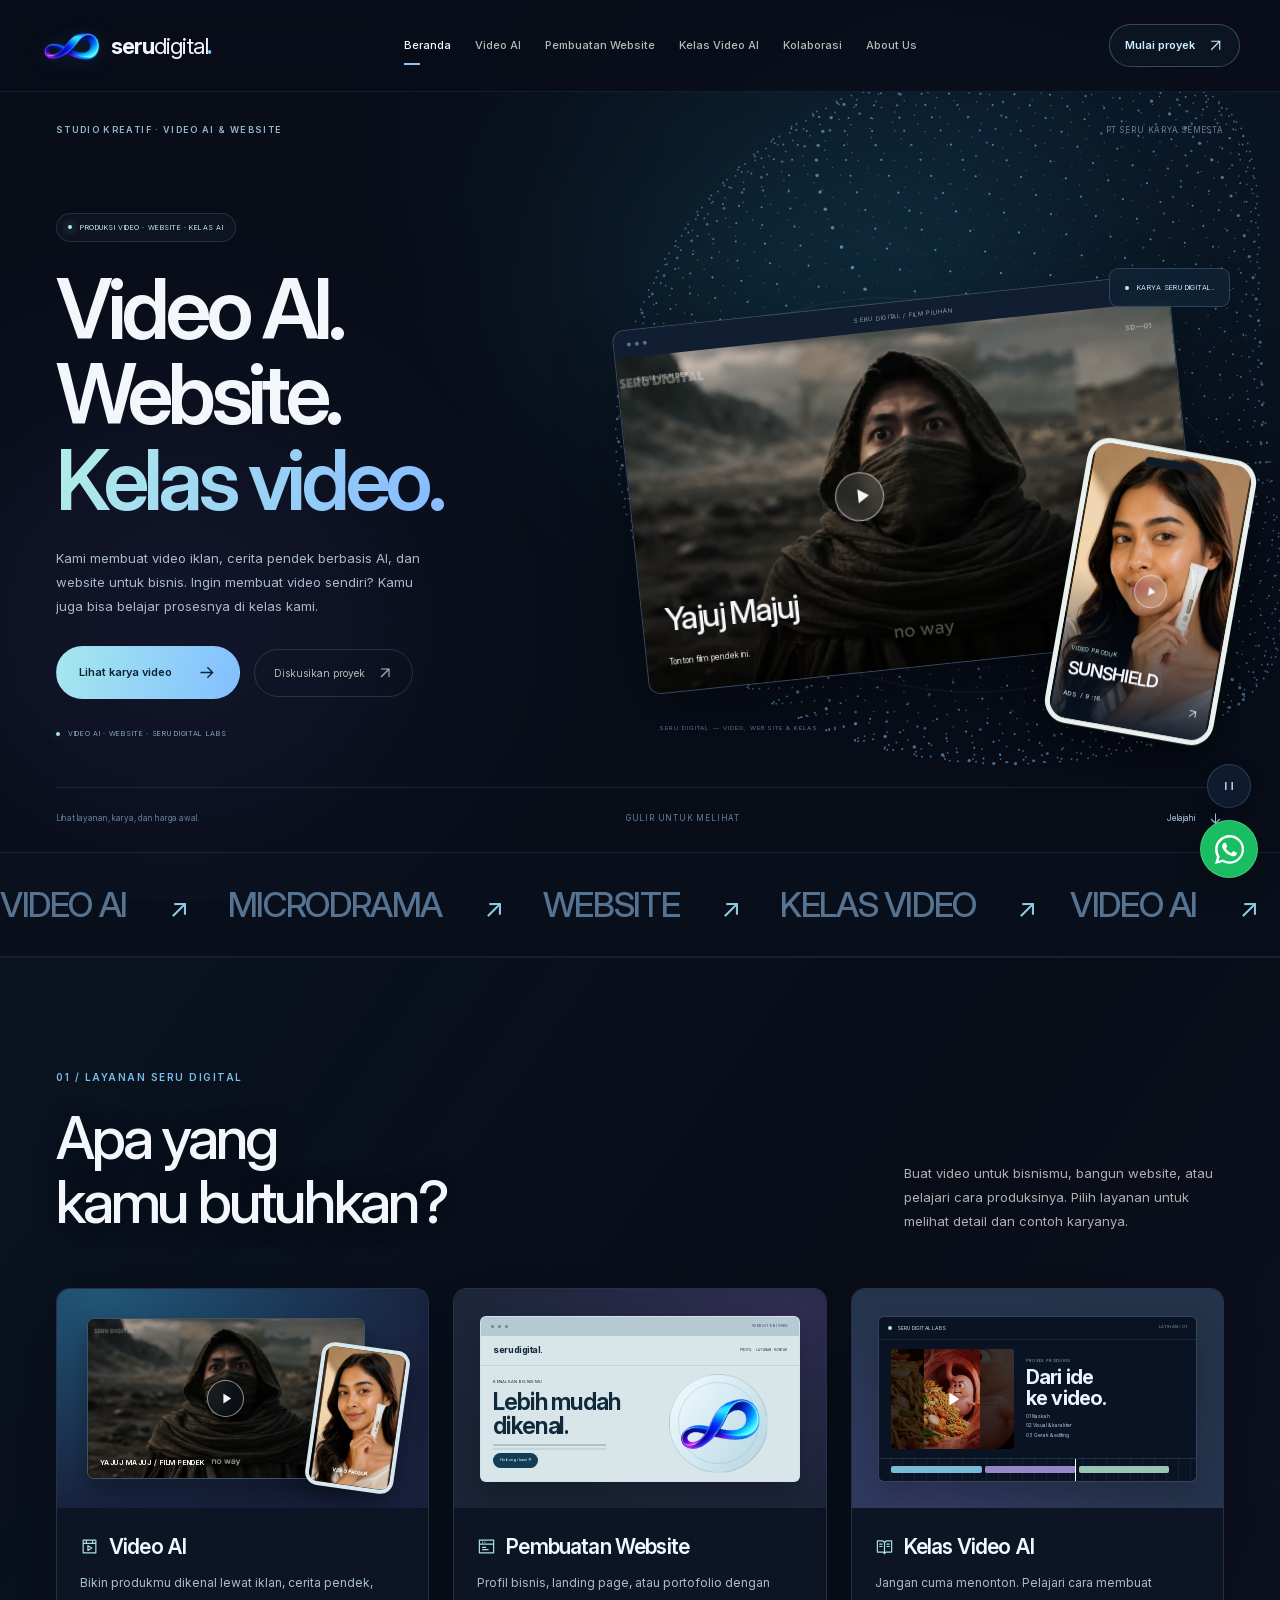
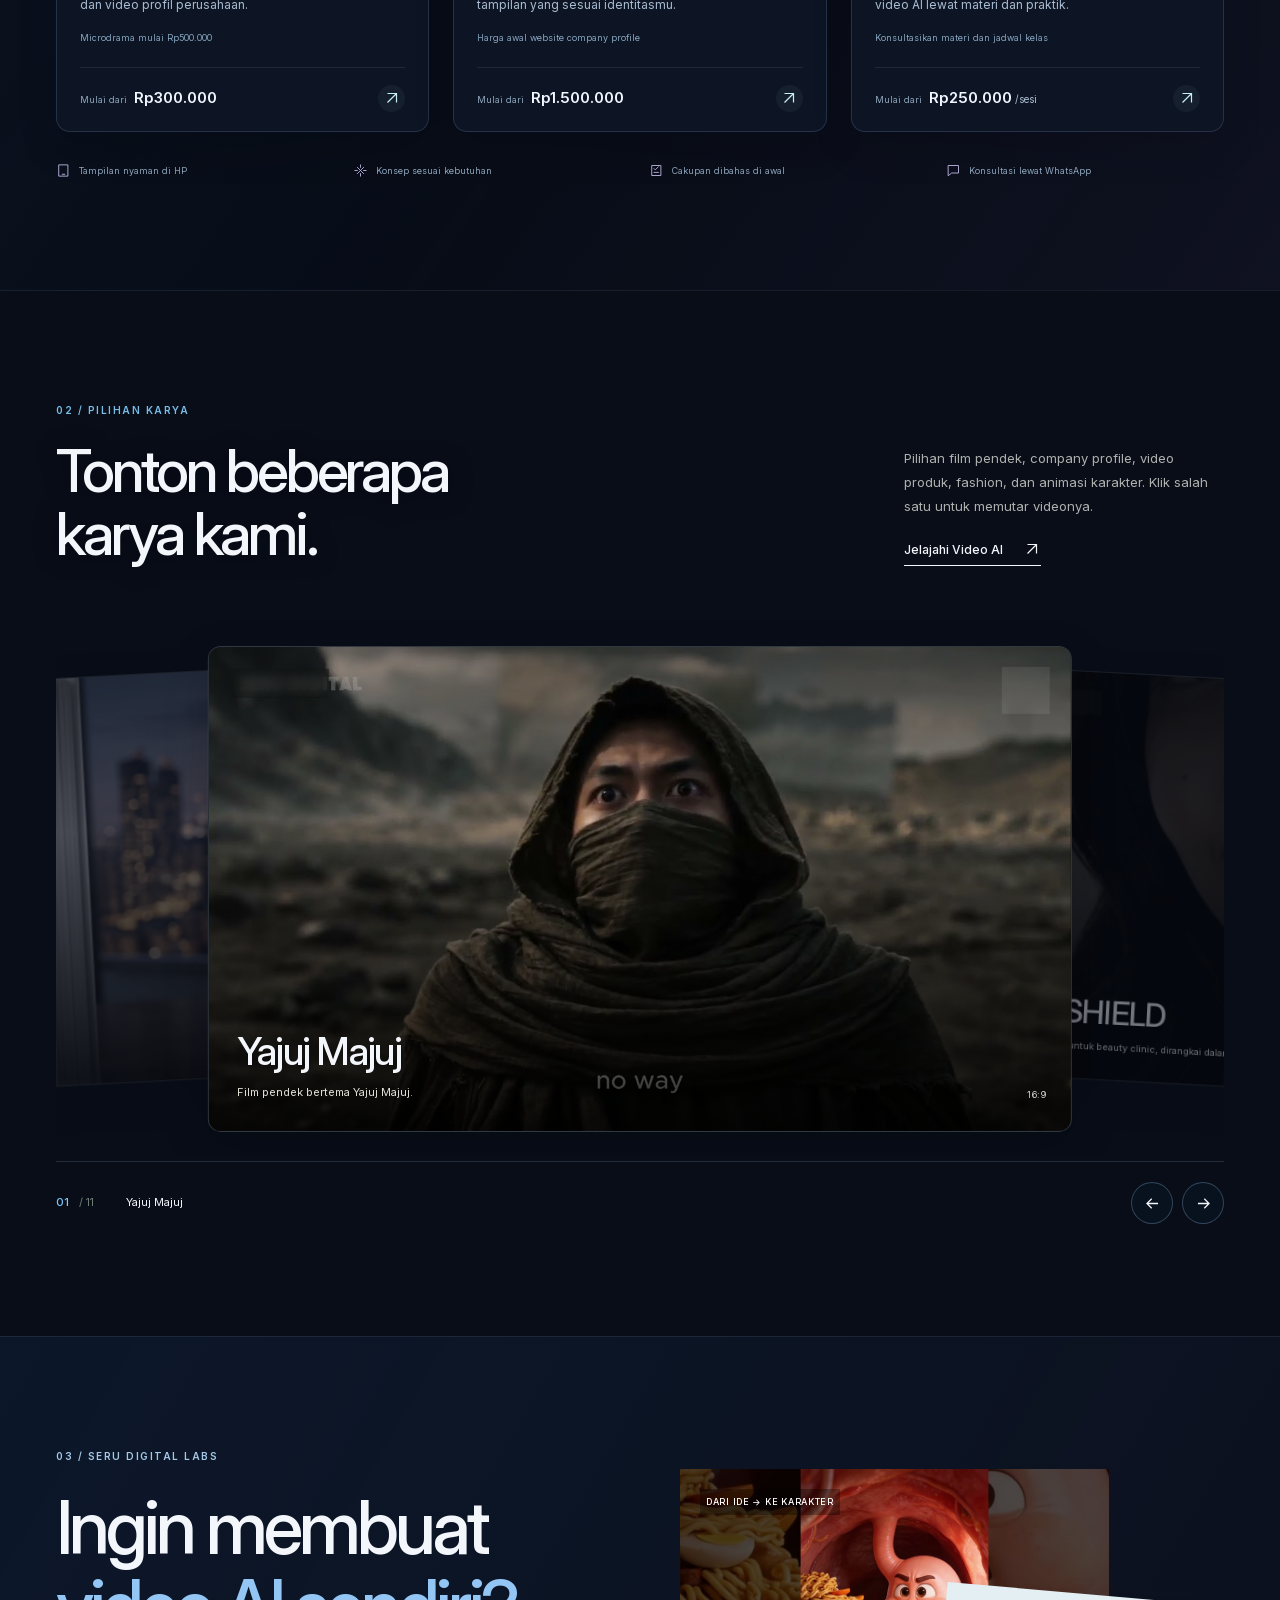
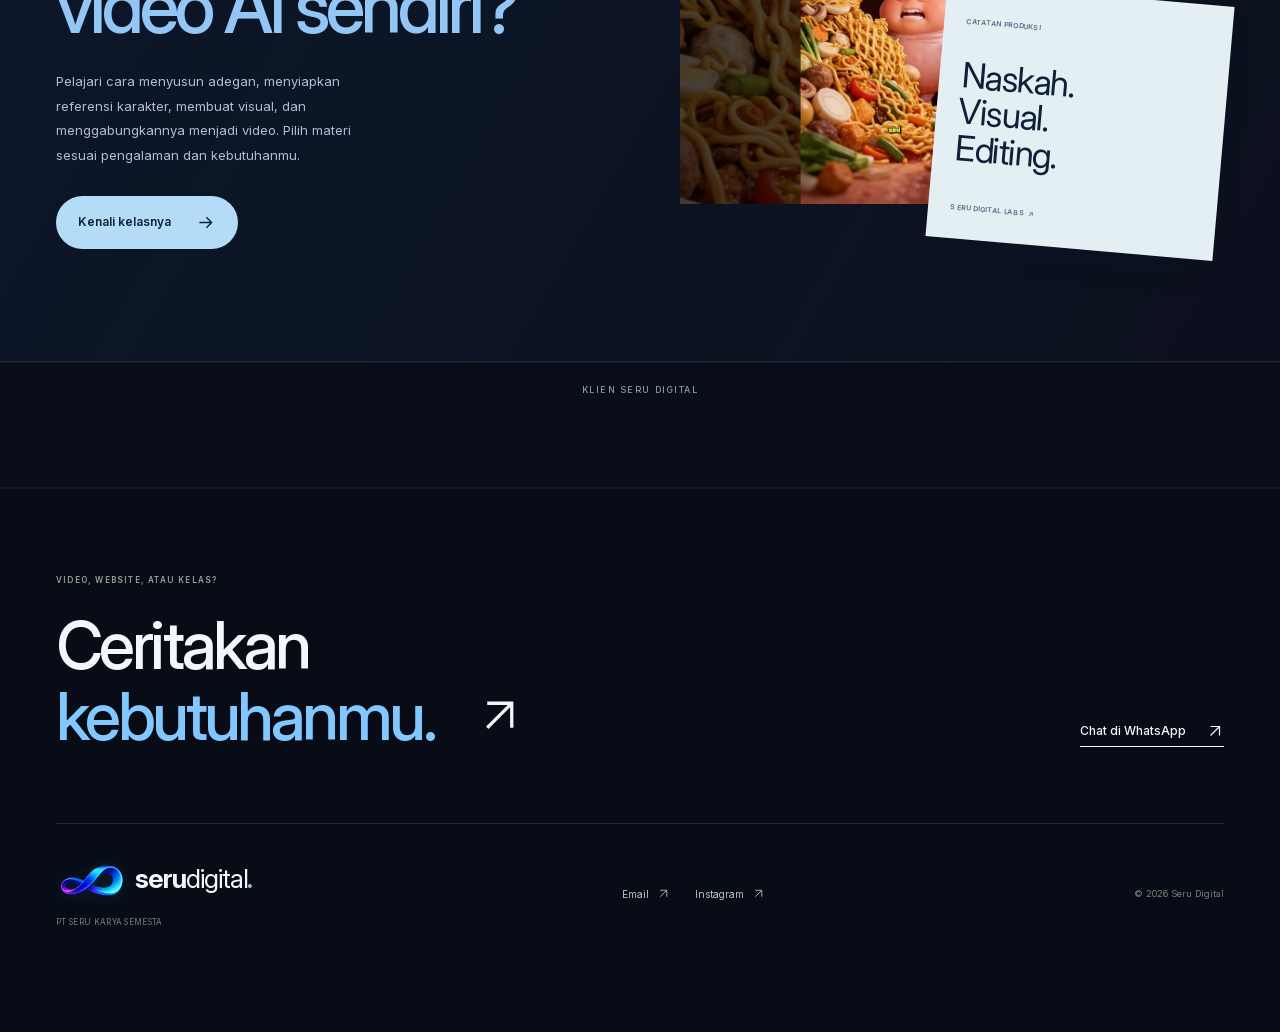
<file: index.html>
<!doctype html><html lang="id"><head><meta charset="utf-8"><meta name="viewport" content="width=device-width,initial-scale=1"><meta name="theme-color" content="#101314"><title>Seru Digital — Studio Video AI, Website &amp; Kelas</title><meta name="description" content="Karya video AI, iklan, microdrama, video company profile, pembuatan website, dan kelas video AI bersama Seru Digital."><meta name="robots" content="index,follow"><link rel="canonical" href="https://serudigital.my.id/"><meta property="og:type" content="website"><meta property="og:site_name" content="Seru Digital"><meta property="og:locale" content="id_ID"><meta property="og:title" content="Seru Digital — Studio Video AI, Website &amp; Kelas"><meta property="og:description" content="Karya video AI, iklan, microdrama, video company profile, pembuatan website, dan kelas video AI bersama Seru Digital."><meta property="og:url" content="https://serudigital.my.id/"><meta property="og:image" content="https://serudigital.my.id/assets/serudigital-homepage-preview-v2.jpg"><meta property="og:image:secure_url" content="https://serudigital.my.id/assets/serudigital-homepage-preview-v2.jpg"><meta property="og:image:type" content="image/jpeg"><meta property="og:image:width" content="1200"><meta property="og:image:height" content="630"><meta property="og:image:alt" content="Tampilan beranda Seru Digital: Video AI, Website, dan Kelas Video AI"><meta name="twitter:card" content="summary_large_image"><meta name="twitter:title" content="Seru Digital — Studio Video AI, Website &amp; Kelas"><meta name="twitter:description" content="Karya video AI, iklan, microdrama, video company profile, pembuatan website, dan kelas video AI bersama Seru Digital."><meta name="twitter:image" content="https://serudigital.my.id/assets/serudigital-homepage-preview-v2.jpg"><meta name="twitter:image:alt" content="Tampilan beranda Seru Digital: Video AI, Website, dan Kelas Video AI"><link rel="icon" type="image/png" href="/assets/seru-favicon.png"><link rel="preload" href="/assets/inter-latin.woff2" as="font" type="font/woff2" crossorigin><link rel="stylesheet" href="/assets/styles.css"><link rel="stylesheet" href="/assets/motion.css?v=scroll-morph-1"><link rel="stylesheet" href="/assets/scroll-morph.css"><link rel="stylesheet" href="/assets/pricing.css?v=offers-1"><link rel="stylesheet" href="/assets/refinement.css?v=copy-contact-1"><link rel="stylesheet" href="/assets/services.css?v=cards-1"><link rel="stylesheet" href="/assets/clients.css?v=client-roll-1"><script type="application/ld+json">{"@context":"https://schema.org","@graph":[{"@type":"Organization","@id":"https://serudigital.my.id/#organization","name":"Seru Digital","legalName":"PT SERU KARYA SEMESTA","url":"https://serudigital.my.id","email":"seru.ilmu@gmail.com","sameAs":["https://instagram.com/seru.digital"]},{"@type":"WebSite","@id":"https://serudigital.my.id/#website","url":"https://serudigital.my.id","name":"Seru Digital","inLanguage":"id-ID","publisher":{"@id":"https://serudigital.my.id/#organization"}},{"@type":"WebPage","@id":"https://serudigital.my.id/#webpage","url":"https://serudigital.my.id/","name":"Seru Digital — Studio Video AI, Website & Kelas","description":"Karya video AI, iklan, microdrama, video company profile, pembuatan website, dan kelas video AI bersama Seru Digital.","inLanguage":"id-ID","isPartOf":{"@id":"https://serudigital.my.id/#website"},"about":{"@id":"https://serudigital.my.id/#organization"}}]}</script><script src="/assets/app.js?v=drive-player-1" defer></script><script src="/assets/motion.js?v=scroll-morph-clients-1" type="module"></script></head><body data-page="home"><a class="skip-link" href="#main">Langsung ke konten</a><header class="site-header"><div class="nav-shell"><a class="brand" href="/" aria-label="Seru Digital, beranda"><img class="brand-symbol" src="/assets/seru-symbol.webp" alt="" width="512" height="256" decoding="async"><span class="brand-wordmark">seru<span class="brand-light">digital</span><b>.</b></span></a><button class="menu-toggle" aria-expanded="false" aria-controls="main-nav" aria-label="Buka menu"><span></span><span></span></button><nav id="main-nav" aria-label="Navigasi utama"><a href="/" aria-current="page">Beranda</a><a href="/video-ai/" >Video AI</a><a href="/pembuatan-website/" >Pembuatan Website</a><a href="/kelas-video-ai/" >Kelas Video AI</a><a href="/kolaborasi/" >Kolaborasi</a><a href="/about-us/" >About Us</a></nav><a class="header-contact" href="/kolaborasi/#brief" aria-label="Mulai proyek"><span>Mulai proyek</span><svg viewBox="0 0 24 24" fill="none" aria-hidden="true"><path d="M6 18 18 6M6 6h12v12" stroke="currentColor" stroke-width="1.6"/></svg></a></div></header><div class="motion-atmosphere" aria-hidden="true"><div class="ambient-light ambient-light-one"></div><div class="ambient-light ambient-light-two"></div><div class="ambient-stars"></div><canvas id="motion-canvas"></canvas></div><button class="motion-control" type="button" data-motion-toggle aria-pressed="false" hidden><svg viewBox="0 0 20 20" aria-hidden="true"><path class="pause-glyph" d="M6 5v10M14 5v10" stroke="currentColor" stroke-width="2"/><path class="resume-glyph" d="m7 5 8 5-8 5Z" fill="currentColor"/></svg><span>Jeda gerak</span></button><main id="main"><section class="home-hero wrap motion-hero"><div class="hero-topline"><p class="eyebrow">STUDIO KREATIF · VIDEO AI & WEBSITE</p><span class="edition">PT SERU KARYA SEMESTA</span></div><div class="hero-main"><div class="hero-copy"><span class="hero-kicker"><i aria-hidden="true"></i> PRODUKSI VIDEO · WEBSITE · KELAS AI</span><h1><span class="hero-line">Video AI.</span><span class="hero-line">Website.</span><span class="hero-line hero-accent">Kelas video.</span></h1><p>Kami membuat video iklan, cerita pendek berbasis AI, dan website untuk bisnis. Ingin membuat video sendiri? Kamu juga bisa belajar prosesnya di kelas kami.</p><div class="hero-ctas"><a class="button primary" href="/video-ai/">Lihat karya video<svg viewBox="0 0 24 24" fill="none" aria-hidden="true"><path d="M5 12h14M13 6l6 6-6 6" stroke="currentColor" stroke-width="1.6"/></svg></a><a class="hero-secondary" href="/kolaborasi/">Diskusikan proyek <svg viewBox="0 0 24 24" fill="none" aria-hidden="true"><path d="M6 18 18 6M6 6h12v12" stroke="currentColor" stroke-width="1.6"/></svg></a></div><div class="hero-footnote"><span class="blue-dot"></span><span>VIDEO AI · WEBSITE · SERU DIGITAL LABS</span></div></div><div class="hero-art" data-tilt><div class="hero-orbit" aria-hidden="true"><span></span><span></span></div><div class="art-float art-float-main"><button class="hero-film" data-video="ptk7ScgCUyM" data-title="Yajuj Majuj" aria-label="Putar film Yajuj Majuj"><span class="film-chrome"><i></i><i></i><i></i><span>SERU DIGITAL / FILM PILIHAN</span></span><img class="" src="/assets/yajuj-majuj.jpg" alt="Cuplikan Yajuj Majuj, karya Seru Digital" width="1280" height="720" fetchpriority="high" decoding="async"><span class="film-top"><span>FILM PENDEK</span><span>SD—01</span></span><span class="hero-play"><svg viewBox="0 0 24 24" aria-hidden="true"><path d="m9 5 11 7-11 7Z" fill="currentColor"/></svg></span><span class="film-bottom"><strong>Yajuj Majuj</strong><span>Tonton film pendek ini. <svg viewBox="0 0 24 24" fill="none" aria-hidden="true"><path d="M6 18 18 6M6 6h12v12" stroke="currentColor" stroke-width="1.6"/></svg></span></span></button></div><div class="art-float art-float-portrait"><button class="portrait-film" data-video="pjTFAE8wPis" data-title="SUNSHIELD" aria-label="Putar video SUNSHIELD"><img class="" src="/assets/sunshield.jpg" alt="Cuplikan SUNSHIELD, karya Seru Digital" width="1280" height="720" loading="lazy" decoding="async"><span class="portrait-play"><svg viewBox="0 0 24 24" aria-hidden="true"><path d="m9 5 11 7-11 7Z" fill="currentColor"/></svg></span><span class="portrait-label"><small>VIDEO PRODUK</small><strong>SUNSHIELD</strong><span>ADS / 9:16 <svg viewBox="0 0 24 24" fill="none" aria-hidden="true"><path d="M6 18 18 6M6 6h12v12" stroke="currentColor" stroke-width="1.6"/></svg></span></span></button></div><div class="art-float art-float-label" aria-hidden="true"><span class="blue-dot"></span> KARYA SERU DIGITAL.</div><span class="art-coordinate" aria-hidden="true">SERU DIGITAL — VIDEO, WEBSITE & KELAS</span></div></div><div class="hero-bottom"><span>Lihat layanan, karya, dan harga awal.</span><span>GULIR UNTUK MELIHAT</span><a href="#layanan">Jelajahi <svg viewBox="0 0 24 24" fill="none" aria-hidden="true"><path d="M5 12h14M13 6l6 6-6 6" stroke="currentColor" stroke-width="1.6"/></svg></a></div></section><div class="motion-marquee" aria-hidden="true"><div><span>VIDEO AI <b>↗</b> MICRODRAMA <b>↗</b> WEBSITE <b>↗</b> KELAS VIDEO <b>↗</b> </span><span>VIDEO AI <b>↗</b> MICRODRAMA <b>↗</b> WEBSITE <b>↗</b> KELAS VIDEO <b>↗</b> </span></div></div>
 <section id="layanan" class="section home-services"><div class="wrap"><div class="section-heading"><div><p class="eyebrow">01 / LAYANAN SERU DIGITAL</p><h2>Apa yang<br>kamu butuhkan?</h2></div><div class="section-heading-side"><p>Buat video untuk bisnismu, bangun website, atau pelajari cara produksinya. Pilih layanan untuk melihat detail dan contoh karyanya.</p></div></div><div class="service-card-grid"><a class="service-card" data-service="video" href="/video-ai/"><div class="service-art service-art-video" aria-hidden="true"><div class="tile-video-screen"><img src="/assets/yajuj-majuj.jpg" alt="" width="1280" height="720" loading="lazy" decoding="async"><span class="tile-video-label">YAJUJ MAJUJ / FILM PENDEK</span><span class="tile-play"><svg viewBox="0 0 24 24" aria-hidden="true"><path d="m9 5 11 7-11 7Z" fill="currentColor"/></svg></span></div><div class="tile-phone"><img src="/assets/sunshield.jpg" alt="" width="405" height="720" loading="lazy" decoding="async"><span>VIDEO PRODUK</span></div></div><div class="service-card-body"><h3><svg viewBox="0 0 24 24" fill="none" aria-hidden="true"><path d="M4 4h16v16H4zM4 8h16M8 4v4M16 4v4M10 11l5 3-5 3z" stroke="currentColor" stroke-width="1.5" stroke-linecap="round" stroke-linejoin="round"/></svg>Video AI</h3><p>Bikin produkmu dikenal lewat iklan, cerita pendek, dan video profil perusahaan.</p><span class="service-card-note">Microdrama mulai Rp500.000</span><div class="service-card-footer"><span>Mulai dari <strong>Rp300.000</strong></span><span class="service-card-arrow"><svg viewBox="0 0 24 24" fill="none" aria-hidden="true"><path d="M6 18 18 6M6 6h12v12" stroke="currentColor" stroke-width="1.6"/></svg></span></div></div></a><a class="service-card" data-service="website" href="/pembuatan-website/"><div class="service-art service-art-website" aria-hidden="true"><div class="tile-browser"><div class="tile-browser-bar"><i></i><i></i><i></i><span>WEBSITE BISNIS</span></div><div class="tile-site-nav"><strong>serudigital.</strong><span>PROFIL · LAYANAN · KONTAK</span></div><div class="tile-site-content"><div><small>KENALKAN BISNISMU</small><strong>Lebih mudah<br>dikenal.</strong><span class="tile-site-copy"></span><span class="tile-site-button">Hubungi kami ↗</span></div><div class="tile-site-symbol"><img src="/assets/seru-symbol.webp" alt="" width="512" height="256" loading="lazy" decoding="async"></div></div></div></div><div class="service-card-body"><h3><svg viewBox="0 0 24 24" fill="none" aria-hidden="true"><path d="M3 4h18v16H3zM3 9h18M7 6.5h.01M10 6.5h.01M7 13h4M7 16h7" stroke="currentColor" stroke-width="1.5" stroke-linecap="round" stroke-linejoin="round"/></svg>Pembuatan Website</h3><p>Profil bisnis, landing page, atau portofolio dengan tampilan yang sesuai identitasmu.</p><span class="service-card-note">Harga awal website company profile</span><div class="service-card-footer"><span>Mulai dari <strong>Rp1.500.000</strong></span><span class="service-card-arrow"><svg viewBox="0 0 24 24" fill="none" aria-hidden="true"><path d="M6 18 18 6M6 6h12v12" stroke="currentColor" stroke-width="1.6"/></svg></span></div></div></a><a class="service-card" data-service="kelas" href="/kelas-video-ai/"><div class="service-art service-art-class" aria-hidden="true"><div class="tile-editor"><div class="tile-editor-bar"><span class="tile-live-dot"></span>SERU DIGITAL LABS<span>LATIHAN / 01</span></div><div class="tile-editor-body"><div class="tile-editor-frame"><img src="/assets/talking-character.jpg" alt="" width="405" height="720" loading="lazy" decoding="async"><svg viewBox="0 0 24 24" aria-hidden="true"><path d="m9 5 11 7-11 7Z" fill="currentColor"/></svg></div><div class="tile-editor-notes"><small>PROSES PRODUKSI</small><strong>Dari ide<br>ke video.</strong><span>01 Naskah</span><span>02 Visual & karakter</span><span>03 Gerak & editing</span></div></div><div class="tile-timeline"><span></span><span></span><span></span><i></i></div></div></div><div class="service-card-body"><h3><svg viewBox="0 0 24 24" fill="none" aria-hidden="true"><path d="M3 5h7l2 2 2-2h7v14h-7l-2 2-2-2H3zM12 7v14M6 9h3M6 12h3M15 9h3M15 12h3" stroke="currentColor" stroke-width="1.5" stroke-linecap="round" stroke-linejoin="round"/></svg>Kelas Video AI</h3><p>Jangan cuma menonton. Pelajari cara membuat video AI lewat materi dan praktik.</p><span class="service-card-note">Konsultasikan materi dan jadwal kelas</span><div class="service-card-footer"><span>Mulai dari <strong>Rp250.000</strong><small>/sesi</small></span><span class="service-card-arrow"><svg viewBox="0 0 24 24" fill="none" aria-hidden="true"><path d="M6 18 18 6M6 6h12v12" stroke="currentColor" stroke-width="1.6"/></svg></span></div></div></a></div><div class="service-assurances"><span><svg viewBox="0 0 24 24" fill="none" aria-hidden="true"><path d="M5 3h14v18H5zM10 18h4" stroke="currentColor" stroke-width="1.5" stroke-linecap="round" stroke-linejoin="round"/></svg>Tampilan nyaman di HP</span><span><svg viewBox="0 0 24 24" fill="none" aria-hidden="true"><path d="M12 3v4M12 17v4M3 12h4M17 12h4M7 7l10 10M17 7 7 17" stroke="currentColor" stroke-width="1.5" stroke-linecap="round" stroke-linejoin="round"/></svg>Konsep sesuai kebutuhan</span><span><svg viewBox="0 0 24 24" fill="none" aria-hidden="true"><path d="M5 4h14v16H5zM8 9l2 2 5-5M8 15h7" stroke="currentColor" stroke-width="1.5" stroke-linecap="round" stroke-linejoin="round"/></svg>Cakupan dibahas di awal</span><span><svg viewBox="0 0 24 24" fill="none" aria-hidden="true"><path d="M4 4h16v12H9l-5 4z" stroke="currentColor" stroke-width="1.5" stroke-linecap="round" stroke-linejoin="round"/></svg>Konsultasi lewat WhatsApp</span></div></div></section>
 <section id="karya" class="section work-section"><div class="wrap"><div class="section-heading"><div><p class="eyebrow">02 / PILIHAN KARYA</p><h2>Tonton beberapa<br>karya kami.</h2></div><div class="section-heading-side"><p>Pilihan film pendek, company profile, video produk, fashion, dan animasi karakter. Klik salah satu untuk memutar videonya.</p><a class="text-link" href="/video-ai/">Jelajahi Video AI <svg viewBox="0 0 24 24" fill="none" aria-hidden="true"><path d="M6 18 18 6M6 6h12v12" stroke="currentColor" stroke-width="1.6"/></svg></a></div></div><div class="portfolio-deck " data-deck role="region" aria-roledescription="carousel" aria-label="Pilihan karya Seru Digital"><div class="deck-stage"><button type="button" class="deck-card is-current" data-index="0" data-video="ptk7ScgCUyM" data-provider="youtube" data-title="Yajuj Majuj" aria-label="Putar Yajuj Majuj" ><img class="" src="/assets/yajuj-majuj.jpg" alt="Cuplikan Yajuj Majuj, karya Seru Digital" width="1280" height="720" loading="lazy" decoding="async"><span class="deck-shade"></span><span class="card-label">Film pendek</span><span class="play-circle"><svg viewBox="0 0 24 24" aria-hidden="true"><path d="m9 5 11 7-11 7Z" fill="currentColor"/></svg></span><span class="card-info"><strong>Yajuj Majuj</strong><span>Film pendek bertema Yajuj Majuj.</span></span><span class="card-format">16:9</span></button><button type="button" class="deck-card " data-index="1" data-video="pjTFAE8wPis" data-provider="youtube" data-title="SUNSHIELD" aria-label="Putar SUNSHIELD" tabindex="-1" aria-hidden="true"><img class="" src="/assets/sunshield.jpg" alt="Cuplikan SUNSHIELD, karya Seru Digital" width="1280" height="720" loading="lazy" decoding="async"><span class="deck-shade"></span><span class="card-label">Video produk</span><span class="play-circle"><svg viewBox="0 0 24 24" aria-hidden="true"><path d="m9 5 11 7-11 7Z" fill="currentColor"/></svg></span><span class="card-info"><strong>SUNSHIELD</strong><span>Visual produk untuk beauty clinic, dirangkai dalam format pendek.</span></span><span class="card-format">9:16</span></button><button type="button" class="deck-card " data-index="2" data-video="3fR06DUR6rc" data-provider="youtube" data-title="EMS Sculpting" aria-label="Putar EMS Sculpting" tabindex="-1" aria-hidden="true"><img class="" src="/assets/ems-sculpting.jpg" alt="Cuplikan EMS Sculpting, karya Seru Digital" width="1280" height="720" loading="lazy" decoding="async"><span class="deck-shade"></span><span class="card-label">Video treatment</span><span class="play-circle"><svg viewBox="0 0 24 24" aria-hidden="true"><path d="m9 5 11 7-11 7Z" fill="currentColor"/></svg></span><span class="card-info"><strong>EMS Sculpting</strong><span>Memperkenalkan treatment dan teknologi melalui visual produk.</span></span><span class="card-format">9:16</span></button><button type="button" class="deck-card " data-index="3" data-video="qcgmXhwPgz4" data-provider="youtube" data-title="Met Gala" aria-label="Putar Met Gala" tabindex="-1" aria-hidden="true"><img class="" src="/assets/met-gala.jpg" alt="Cuplikan Met Gala, karya Seru Digital" width="1280" height="720" loading="lazy" decoding="async"><span class="deck-shade"></span><span class="card-label">Visual fashion</span><span class="play-circle"><svg viewBox="0 0 24 24" aria-hidden="true"><path d="m9 5 11 7-11 7Z" fill="currentColor"/></svg></span><span class="card-info"><strong>Met Gala</strong><span>Eksplorasi visual fashion bertema Met Gala.</span></span><span class="card-format">9:16</span></button><button type="button" class="deck-card " data-index="4" data-video="_Yx_mJkfT2c" data-provider="youtube" data-title="Gamis Bono" aria-label="Putar Gamis Bono" tabindex="-1" aria-hidden="true"><img class="" src="/assets/gamis-bono.jpg" alt="Cuplikan Gamis Bono, karya Seru Digital" width="1280" height="720" loading="lazy" decoding="async"><span class="deck-shade"></span><span class="card-label">Video fashion</span><span class="play-circle"><svg viewBox="0 0 24 24" aria-hidden="true"><path d="m9 5 11 7-11 7Z" fill="currentColor"/></svg></span><span class="card-info"><strong>Gamis Bono</strong><span>Video produk fashion untuk memperkenalkan Gamis Bono.</span></span><span class="card-format">9:16</span></button><button type="button" class="deck-card " data-index="5" data-video="IHA5FdGnPmQ" data-provider="youtube" data-title="Talking Character" aria-label="Putar Talking Character" tabindex="-1" aria-hidden="true"><img class="" src="/assets/talking-character.jpg" alt="Cuplikan Talking Character, karya Seru Digital" width="1280" height="720" loading="lazy" decoding="async"><span class="deck-shade"></span><span class="card-label">Animasi karakter</span><span class="play-circle"><svg viewBox="0 0 24 24" aria-hidden="true"><path d="m9 5 11 7-11 7Z" fill="currentColor"/></svg></span><span class="card-info"><strong>Talking Character</strong><span>Karakter berbicara untuk menyampaikan konten edukasi.</span></span><span class="card-format">9:16</span></button><button type="button" class="deck-card " data-index="6" data-video="UXm3D4aUNQ4" data-provider="youtube" data-title="LELUHUR" aria-label="Putar LELUHUR" tabindex="-1" aria-hidden="true"><img class="" src="/assets/leluhur.jpg" alt="Cuplikan LELUHUR, karya Seru Digital" width="1280" height="720" loading="lazy" decoding="async"><span class="deck-shade"></span><span class="card-label">Film pendek</span><span class="play-circle"><svg viewBox="0 0 24 24" aria-hidden="true"><path d="m9 5 11 7-11 7Z" fill="currentColor"/></svg></span><span class="card-info"><strong>LELUHUR</strong><span>Film pendek LELUHUR karya Seru Digital.</span></span><span class="card-format">16:9</span></button><button type="button" class="deck-card " data-index="7" data-video="dFEjSo30L50" data-provider="youtube" data-title="BADR" aria-label="Putar BADR" tabindex="-1" aria-hidden="true"><img class="" src="/assets/badr.jpg" alt="Cuplikan BADR, karya Seru Digital" width="1280" height="720" loading="lazy" decoding="async"><span class="deck-shade"></span><span class="card-label">Film pendek</span><span class="play-circle"><svg viewBox="0 0 24 24" aria-hidden="true"><path d="m9 5 11 7-11 7Z" fill="currentColor"/></svg></span><span class="card-info"><strong>BADR</strong><span>Film pendek BADR karya Seru Digital.</span></span><span class="card-format">16:9</span></button><button type="button" class="deck-card " data-index="8" data-video="v6Kiu2qaIsY" data-provider="youtube" data-title="Merah Putih" aria-label="Putar Merah Putih" tabindex="-1" aria-hidden="true"><img class="" src="/assets/merah-putih.jpg" alt="Cuplikan Merah Putih, karya Seru Digital" width="1280" height="720" loading="lazy" decoding="async"><span class="deck-shade"></span><span class="card-label">Film pendek</span><span class="play-circle"><svg viewBox="0 0 24 24" aria-hidden="true"><path d="m9 5 11 7-11 7Z" fill="currentColor"/></svg></span><span class="card-info"><strong>Merah Putih</strong><span>Film pendek berbasis AI berjudul Merah Putih.</span></span><span class="card-format">16:9</span></button><button type="button" class="deck-card " data-index="9" data-video="LdAjze1n-HY" data-provider="youtube" data-title="JATAH" aria-label="Putar JATAH" tabindex="-1" aria-hidden="true"><img class="" src="/assets/jatah.jpg" alt="Cuplikan JATAH, karya Seru Digital" width="1280" height="720" loading="lazy" decoding="async"><span class="deck-shade"></span><span class="card-label">Film pendek</span><span class="play-circle"><svg viewBox="0 0 24 24" aria-hidden="true"><path d="m9 5 11 7-11 7Z" fill="currentColor"/></svg></span><span class="card-info"><strong>JATAH</strong><span>Film pendek JATAH karya Seru Digital.</span></span><span class="card-format">16:9</span></button><button type="button" class="deck-card " data-index="10" data-video="1ylqheuUR1cCW0SDcjibH15bb_wPqXelu" data-provider="drive" data-title="SUCOFINDO" aria-label="Putar SUCOFINDO" tabindex="-1" aria-hidden="true"><img class="" src="/assets/sucofindo-company-profile.jpg" alt="Cuplikan SUCOFINDO, karya Seru Digital" width="1280" height="720" loading="lazy" decoding="async"><span class="deck-shade"></span><span class="card-label">Company profile</span><span class="play-circle"><svg viewBox="0 0 24 24" aria-hidden="true"><path d="m9 5 11 7-11 7Z" fill="currentColor"/></svg></span><span class="card-info"><strong>SUCOFINDO</strong><span>Video company profile SUCOFINDO dalam format visual buku.</span></span><span class="card-format">16:9</span></button></div><div class="deck-toolbar"><p class="deck-counter" aria-live="polite"><strong>01</strong><span>/ 11</span><span class="deck-current">Yajuj Majuj</span></p><div class="deck-actions"><button class="round-button deck-prev" aria-label="Karya sebelumnya: Pilihan karya Seru Digital" ><svg viewBox="0 0 24 24" fill="none" aria-hidden="true"><path d="M5 12h14M13 6l6 6-6 6" stroke="currentColor" stroke-width="1.6"/></svg></button><button class="round-button deck-next" aria-label="Karya berikutnya: Pilihan karya Seru Digital" ><svg viewBox="0 0 24 24" fill="none" aria-hidden="true"><path d="M5 12h14M13 6l6 6-6 6" stroke="currentColor" stroke-width="1.6"/></svg></button></div></div></div></div></section>
 <section id="kelas" class="section lab-section"><div class="wrap lab-split"><div><p class="eyebrow">03 / SERU DIGITAL LABS</p><h2>Ingin membuat<br><span>video AI sendiri?</span></h2><p>Pelajari cara menyusun adegan, menyiapkan referensi karakter, membuat visual, dan menggabungkannya menjadi video. Pilih materi sesuai pengalaman dan kebutuhanmu.</p><a class="button dark" href="/kelas-video-ai/">Kenali kelasnya<svg viewBox="0 0 24 24" fill="none" aria-hidden="true"><path d="M5 12h14M13 6l6 6-6 6" stroke="currentColor" stroke-width="1.6"/></svg></a></div><div class="lab-composition"><div class="lab-image"><img class="" src="/assets/talking-character.jpg" alt="Cuplikan Talking Character, karya Seru Digital" width="1280" height="720" loading="lazy" decoding="async"><span class="lab-image-label">DARI IDE → KE KARAKTER</span></div><div class="lab-note"><span>CATATAN PRODUKSI</span><p>Naskah.<br>Visual.<br>Editing.</p><span>SERU DIGITAL LABS ↗</span></div></div></div></section></main><section id="klien" class="client-section" aria-labelledby="clients-heading"><h2 id="clients-heading" class="clients-caption">Klien Seru Digital</h2><div class="client-marquee" role="region" tabindex="0" aria-label="Logo klien Seru Digital untuk layanan website dan video AI"><div class="clients-track"><ul class="clients-group" aria-label="Klien Seru Digital"><li class="client-logo logo-kind-wide"><img src="/assets/clients/idsurvey.webp" alt="IDSurvey" title="IDSurvey" width="800" height="160" loading="lazy" decoding="async"></li><li class="client-logo logo-kind-group"><img src="/assets/clients/sucofindo.webp" alt="SUCOFINDO" title="SUCOFINDO" width="800" height="516" loading="lazy" decoding="async"></li><li class="client-logo logo-kind-group"><img src="/assets/clients/bki.webp" alt="BKI" title="BKI" width="800" height="478" loading="lazy" decoding="async"></li><li class="client-logo logo-kind-wide"><img src="/assets/clients/bank-sahabat-sampoerna.webp" alt="Bank Sahabat Sampoerna" title="Bank Sahabat Sampoerna" width="800" height="255" loading="lazy" decoding="async"></li><li class="client-logo logo-kind-lemon"><img src="/assets/clients/lemon-lab.webp" alt="Lemon Lab" title="Lemon Lab" width="800" height="800" loading="lazy" decoding="async"></li><li class="client-logo logo-kind-clinic"><img src="/assets/clients/dr-farhani.webp" alt="dr. Farhani Aesthetic Clinic" title="dr. Farhani Aesthetic Clinic" width="800" height="800" loading="lazy" decoding="async"></li><li class="client-logo logo-kind-square"><img src="/assets/clients/vet-time.webp" alt="Vet Time" title="Vet Time" width="800" height="800" loading="lazy" decoding="async"></li><li class="client-logo logo-kind-square"><img src="/assets/clients/happy-time.webp" alt="Happy Time" title="Happy Time" width="800" height="800" loading="lazy" decoding="async"></li><li class="client-logo logo-kind-institution"><img src="/assets/clients/kementerian-imigrasi-pemasyarakatan.webp" alt="Kementerian Imigrasi dan Pemasyarakatan" title="Kementerian Imigrasi dan Pemasyarakatan" width="800" height="450" loading="lazy" decoding="async"></li></ul><ul class="clients-group" aria-hidden="true"><li class="client-logo logo-kind-wide"><img src="/assets/clients/idsurvey.webp" alt=""  width="800" height="160" loading="lazy" decoding="async"></li><li class="client-logo logo-kind-group"><img src="/assets/clients/sucofindo.webp" alt=""  width="800" height="516" loading="lazy" decoding="async"></li><li class="client-logo logo-kind-group"><img src="/assets/clients/bki.webp" alt=""  width="800" height="478" loading="lazy" decoding="async"></li><li class="client-logo logo-kind-wide"><img src="/assets/clients/bank-sahabat-sampoerna.webp" alt=""  width="800" height="255" loading="lazy" decoding="async"></li><li class="client-logo logo-kind-lemon"><img src="/assets/clients/lemon-lab.webp" alt=""  width="800" height="800" loading="lazy" decoding="async"></li><li class="client-logo logo-kind-clinic"><img src="/assets/clients/dr-farhani.webp" alt=""  width="800" height="800" loading="lazy" decoding="async"></li><li class="client-logo logo-kind-square"><img src="/assets/clients/vet-time.webp" alt=""  width="800" height="800" loading="lazy" decoding="async"></li><li class="client-logo logo-kind-square"><img src="/assets/clients/happy-time.webp" alt=""  width="800" height="800" loading="lazy" decoding="async"></li><li class="client-logo logo-kind-institution"><img src="/assets/clients/kementerian-imigrasi-pemasyarakatan.webp" alt=""  width="800" height="450" loading="lazy" decoding="async"></li></ul></div></div></section><footer id="kontak" class="site-footer"><div class="wrap footer-top"><div><p class="eyebrow">VIDEO, WEBSITE, ATAU KELAS?</p><a class="footer-invite" href="/kolaborasi/">Ceritakan<br><span>kebutuhanmu.</span> <svg viewBox="0 0 24 24" fill="none" aria-hidden="true"><path d="M6 18 18 6M6 6h12v12" stroke="currentColor" stroke-width="1.6"/></svg></a></div><a class="text-link" href="https://wa.me/6285757305799?text=Halo%20Seru%20Digital%2C%20saya%20ingin%20berdiskusi%20tentang%20proyek." target="_blank" rel="noopener noreferrer">Chat di WhatsApp <svg viewBox="0 0 24 24" fill="none" aria-hidden="true"><path d="M6 18 18 6M6 6h12v12" stroke="currentColor" stroke-width="1.6"/></svg></a></div><div class="wrap footer-bottom"><div><a class="brand footer-brand" href="/" aria-label="Seru Digital, beranda"><img class="brand-symbol" src="/assets/seru-symbol.webp" alt="" width="512" height="256" loading="lazy" decoding="async"><span class="brand-wordmark">seru<span class="brand-light">digital</span><b>.</b></span></a><p>PT SERU KARYA SEMESTA</p></div><div class="footer-social"><a href="mailto:seru.ilmu@gmail.com">Email <svg viewBox="0 0 24 24" fill="none" aria-hidden="true"><path d="M6 18 18 6M6 6h12v12" stroke="currentColor" stroke-width="1.6"/></svg></a><a href="https://instagram.com/seru.digital" target="_blank" rel="noopener noreferrer">Instagram <svg viewBox="0 0 24 24" fill="none" aria-hidden="true"><path d="M6 18 18 6M6 6h12v12" stroke="currentColor" stroke-width="1.6"/></svg></a></div><p class="copyright">© 2026 Seru Digital</p></div></footer><a class="whatsapp-float" href="https://wa.me/6285757305799?text=Halo%20Seru%20Digital%2C%20saya%20ingin%20konsultasi%20layanan." target="_blank" rel="noopener noreferrer" aria-label="Hubungi Seru Digital lewat WhatsApp" title="Chat dengan Seru Digital"><svg viewBox="0 0 24 24" fill="currentColor" aria-hidden="true"><path d="M20.52 3.48A11.91 11.91 0 0 0 12.03 0C5.42 0 .04 5.38.04 11.99c0 2.11.55 4.17 1.6 5.99L0 24l6.17-1.62a11.98 11.98 0 0 0 5.85 1.49h.01c6.61 0 11.99-5.38 12-11.99a11.91 11.91 0 0 0-3.51-8.4ZM12.03 21.85a9.92 9.92 0 0 1-5.06-1.38l-.36-.21-3.66.96.98-3.57-.23-.37a9.87 9.87 0 0 1-1.51-5.29c0-5.49 4.47-9.96 9.97-9.96a9.9 9.9 0 0 1 7.05 2.92 9.9 9.9 0 0 1 2.91 7.06c0 5.5-4.47 9.97-9.97 9.97Zm5.47-7.46c-.3-.15-1.77-.87-2.04-.97-.28-.1-.48-.15-.68.15-.2.3-.77.97-.95 1.17-.17.2-.35.22-.65.07-.3-.15-1.26-.46-2.4-1.48-.89-.8-1.49-1.78-1.66-2.08-.18-.3-.02-.46.13-.61.14-.13.3-.35.45-.52.15-.18.2-.3.3-.5.1-.2.05-.38-.03-.53-.07-.15-.67-1.62-.92-2.22-.24-.58-.49-.5-.67-.51h-.58c-.2 0-.53.07-.8.37-.28.3-1.05 1.03-1.05 2.5s1.08 2.9 1.23 3.1c.15.2 2.12 3.23 5.13 4.53.72.31 1.28.5 1.72.63.72.23 1.37.2 1.88.12.57-.09 1.77-.73 2.02-1.43.25-.7.25-1.3.18-1.42-.08-.13-.28-.2-.58-.35Z"/></svg><span class="whatsapp-hint" aria-hidden="true">Chat WhatsApp</span></a><dialog class="video-dialog" id="video-dialog" aria-labelledby="video-dialog-title"><div class="dialog-top"><h2 id="video-dialog-title">Putar karya</h2><button class="dialog-close" aria-label="Tutup video">Tutup <span aria-hidden="true">×</span></button></div><div class="video-frame"></div><p class="video-help"><span id="video-provider-label">Video diputar melalui YouTube.</span> <a id="video-external" href="https://www.youtube.com/" target="_blank" rel="noopener noreferrer"><span id="video-external-label">Buka di YouTube</span> <svg viewBox="0 0 24 24" fill="none" aria-hidden="true"><path d="M6 18 18 6M6 6h12v12" stroke="currentColor" stroke-width="1.6"/></svg></a></p></dialog></body></html>
</file>
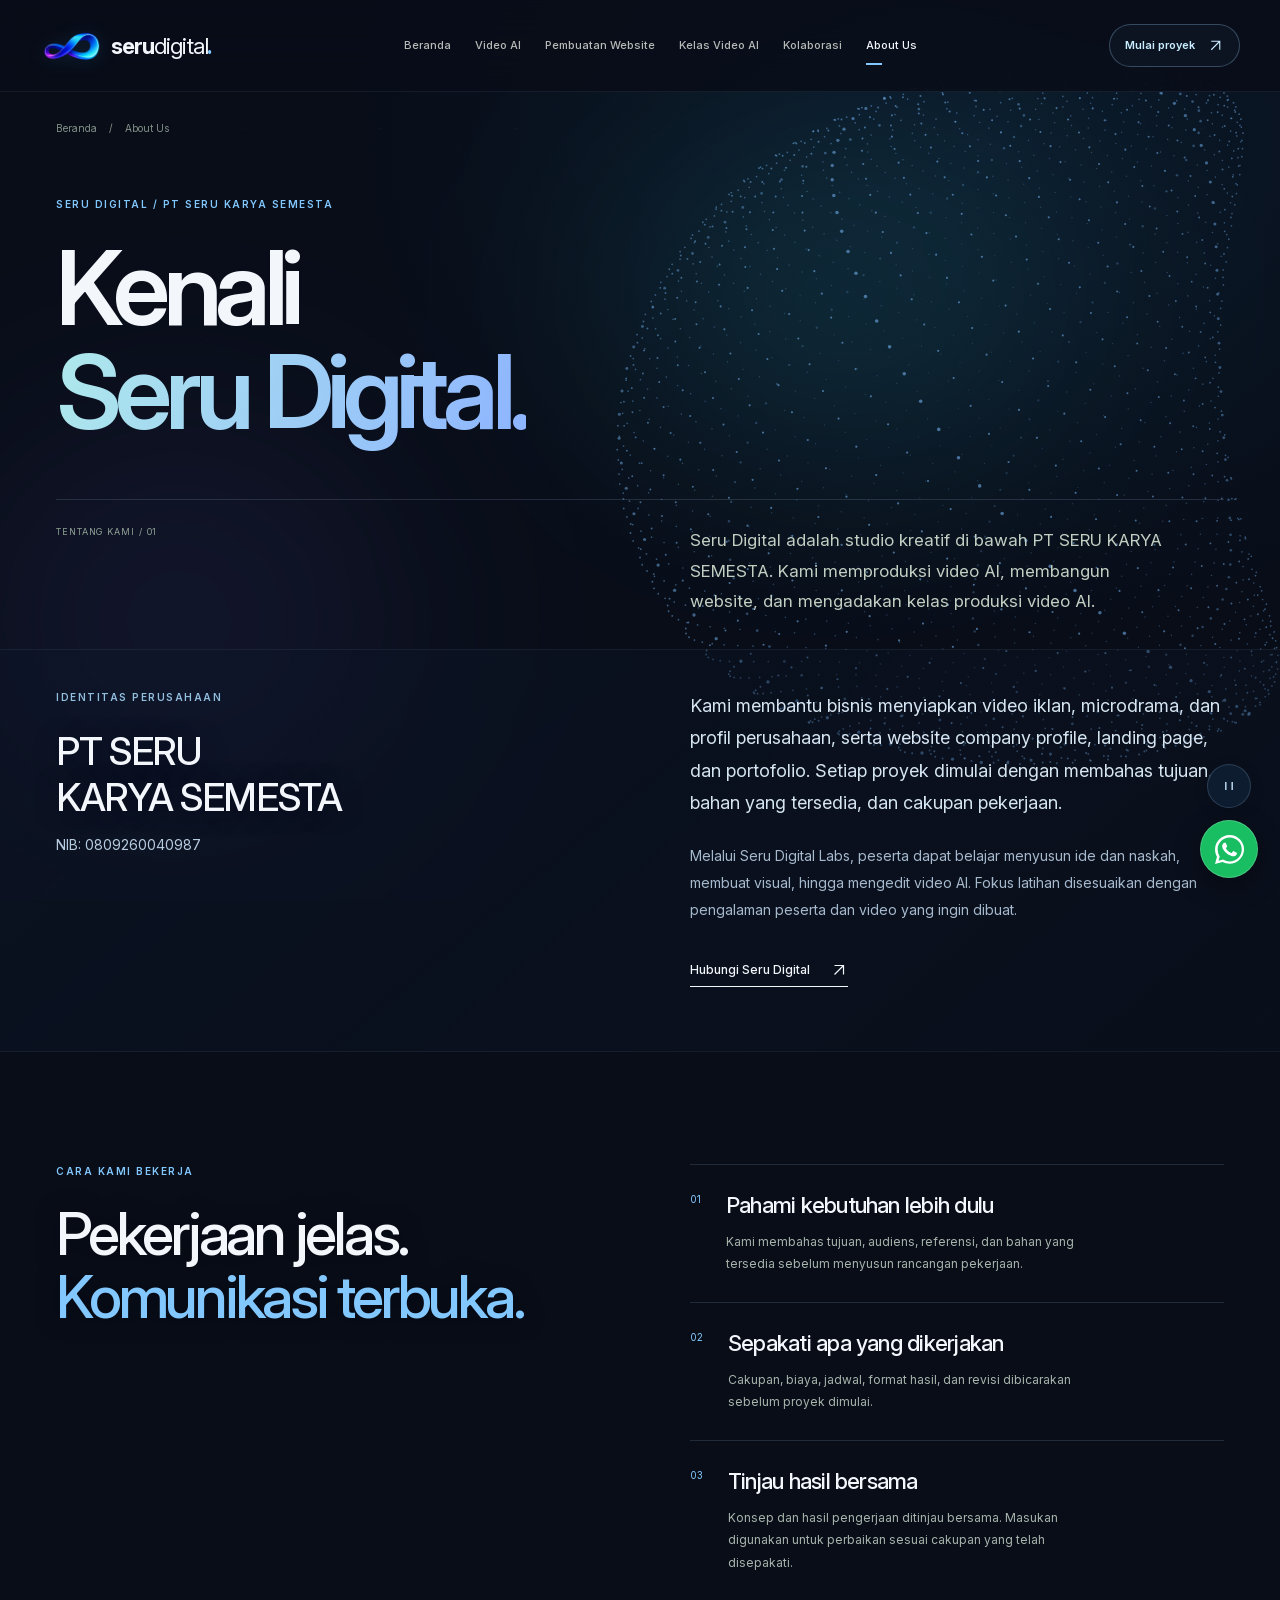
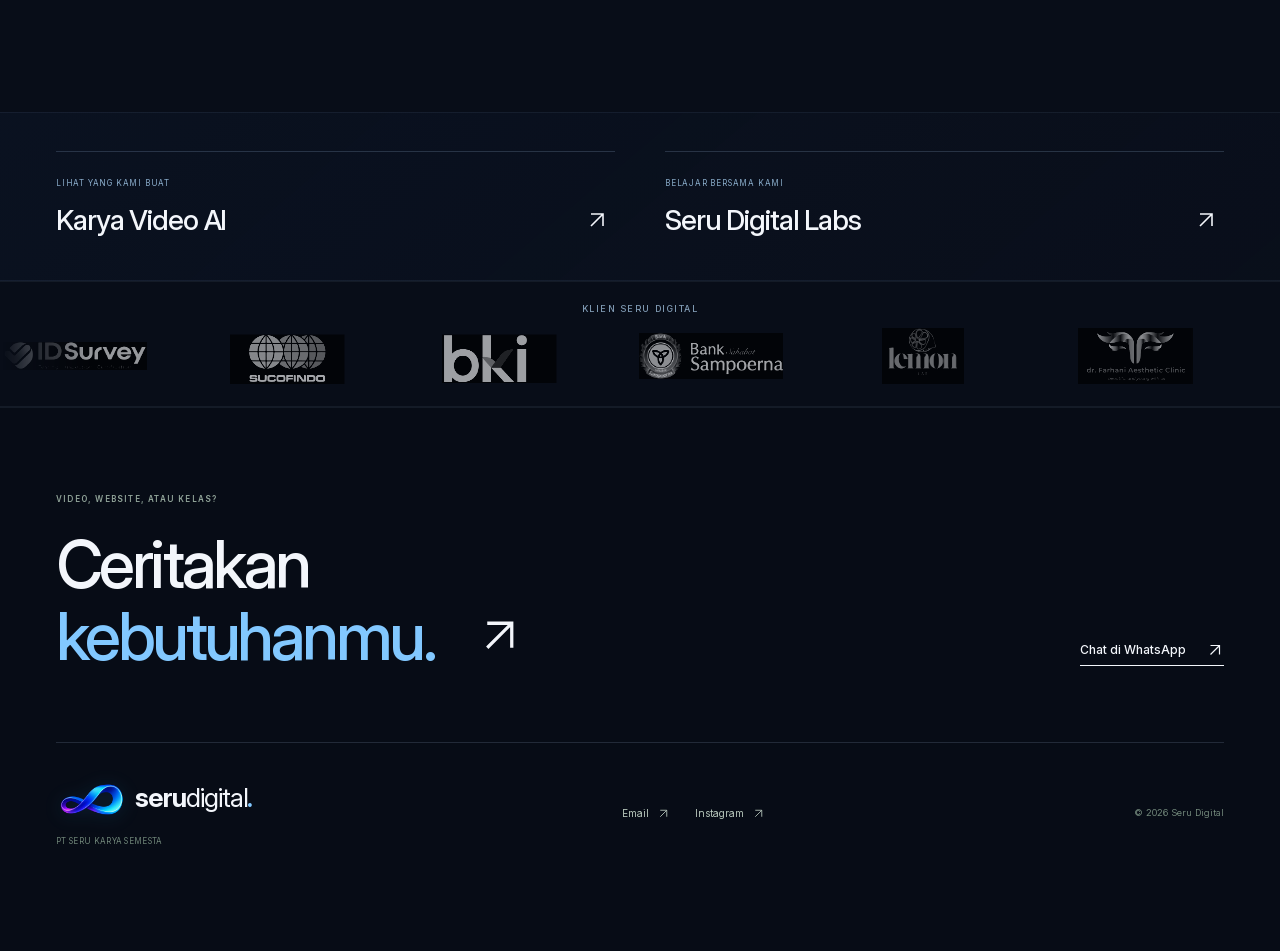
<file: about-us/index.html>
<!doctype html><html lang="id"><head><meta charset="utf-8"><meta name="viewport" content="width=device-width,initial-scale=1"><meta name="theme-color" content="#101314"><title>Tentang Seru Digital &amp; PT SERU KARYA SEMESTA</title><meta name="description" content="Seru Digital berada di bawah PT SERU KARYA SEMESTA. Kenali layanan video AI, pembuatan website, kelas video AI, dan cara kerja kami."><meta name="robots" content="index,follow"><link rel="canonical" href="https://serudigital.my.id/about-us/"><meta property="og:type" content="website"><meta property="og:site_name" content="Seru Digital"><meta property="og:locale" content="id_ID"><meta property="og:title" content="Tentang Seru Digital &amp; PT SERU KARYA SEMESTA"><meta property="og:description" content="Seru Digital berada di bawah PT SERU KARYA SEMESTA. Kenali layanan video AI, pembuatan website, kelas video AI, dan cara kerja kami."><meta property="og:url" content="https://serudigital.my.id/about-us/"><meta property="og:image" content="https://serudigital.my.id/assets/serudigital-homepage-preview-v2.jpg"><meta property="og:image:secure_url" content="https://serudigital.my.id/assets/serudigital-homepage-preview-v2.jpg"><meta property="og:image:type" content="image/jpeg"><meta property="og:image:width" content="1200"><meta property="og:image:height" content="630"><meta property="og:image:alt" content="Tampilan beranda Seru Digital: Video AI, Website, dan Kelas Video AI"><meta name="twitter:card" content="summary_large_image"><meta name="twitter:title" content="Tentang Seru Digital &amp; PT SERU KARYA SEMESTA"><meta name="twitter:description" content="Seru Digital berada di bawah PT SERU KARYA SEMESTA. Kenali layanan video AI, pembuatan website, kelas video AI, dan cara kerja kami."><meta name="twitter:image" content="https://serudigital.my.id/assets/serudigital-homepage-preview-v2.jpg"><meta name="twitter:image:alt" content="Tampilan beranda Seru Digital: Video AI, Website, dan Kelas Video AI"><link rel="icon" type="image/png" href="/assets/seru-favicon.png"><link rel="preload" href="/assets/inter-latin.woff2" as="font" type="font/woff2" crossorigin><link rel="stylesheet" href="/assets/styles.css"><link rel="stylesheet" href="/assets/motion.css?v=scroll-morph-1"><link rel="stylesheet" href="/assets/scroll-morph.css"><link rel="stylesheet" href="/assets/pricing.css?v=offers-1"><link rel="stylesheet" href="/assets/refinement.css?v=copy-contact-1"><link rel="stylesheet" href="/assets/services.css?v=cards-1"><link rel="stylesheet" href="/assets/clients.css?v=client-roll-1"><script type="application/ld+json">{"@context":"https://schema.org","@graph":[{"@type":"Organization","@id":"https://serudigital.my.id/#organization","name":"Seru Digital","legalName":"PT SERU KARYA SEMESTA","url":"https://serudigital.my.id","email":"seru.ilmu@gmail.com","sameAs":["https://instagram.com/seru.digital"]},{"@type":"WebSite","@id":"https://serudigital.my.id/#website","url":"https://serudigital.my.id","name":"Seru Digital","inLanguage":"id-ID","publisher":{"@id":"https://serudigital.my.id/#organization"}},{"@type":"WebPage","@id":"https://serudigital.my.id/about-us/#webpage","url":"https://serudigital.my.id/about-us/","name":"Tentang Seru Digital & PT SERU KARYA SEMESTA","description":"Seru Digital berada di bawah PT SERU KARYA SEMESTA. Kenali layanan video AI, pembuatan website, kelas video AI, dan cara kerja kami.","inLanguage":"id-ID","isPartOf":{"@id":"https://serudigital.my.id/#website"},"about":{"@id":"https://serudigital.my.id/#organization"}},{"@type":"BreadcrumbList","itemListElement":[{"@type":"ListItem","position":1,"name":"Beranda","item":"https://serudigital.my.id/"},{"@type":"ListItem","position":2,"name":"About Us","item":"https://serudigital.my.id/about-us/"}]}]}</script><script src="/assets/app.js?v=drive-player-1" defer></script><script src="/assets/motion.js?v=scroll-morph-clients-1" type="module"></script></head><body data-page="about"><a class="skip-link" href="#main">Langsung ke konten</a><header class="site-header"><div class="nav-shell"><a class="brand" href="/" aria-label="Seru Digital, beranda"><img class="brand-symbol" src="/assets/seru-symbol.webp" alt="" width="512" height="256" decoding="async"><span class="brand-wordmark">seru<span class="brand-light">digital</span><b>.</b></span></a><button class="menu-toggle" aria-expanded="false" aria-controls="main-nav" aria-label="Buka menu"><span></span><span></span></button><nav id="main-nav" aria-label="Navigasi utama"><a href="/" >Beranda</a><a href="/video-ai/" >Video AI</a><a href="/pembuatan-website/" >Pembuatan Website</a><a href="/kelas-video-ai/" >Kelas Video AI</a><a href="/kolaborasi/" >Kolaborasi</a><a href="/about-us/" aria-current="page">About Us</a></nav><a class="header-contact" href="/kolaborasi/#brief" aria-label="Mulai proyek"><span>Mulai proyek</span><svg viewBox="0 0 24 24" fill="none" aria-hidden="true"><path d="M6 18 18 6M6 6h12v12" stroke="currentColor" stroke-width="1.6"/></svg></a></div></header><div class="motion-atmosphere" aria-hidden="true"><div class="ambient-light ambient-light-one"></div><div class="ambient-light ambient-light-two"></div><div class="ambient-stars"></div><canvas id="motion-canvas"></canvas></div><button class="motion-control" type="button" data-motion-toggle aria-pressed="false" hidden><svg viewBox="0 0 20 20" aria-hidden="true"><path class="pause-glyph" d="M6 5v10M14 5v10" stroke="currentColor" stroke-width="2"/><path class="resume-glyph" d="m7 5 8 5-8 5Z" fill="currentColor"/></svg><span>Jeda gerak</span></button><main id="main"><div class="wrap breadcrumb"><a href="/">Beranda</a><span aria-hidden="true">/</span><span>About Us</span></div><section class="about-hero wrap"><p class="eyebrow">SERU DIGITAL / PT SERU KARYA SEMESTA</p><h1>Kenali<br><span>Seru Digital.</span></h1><div class="about-opening"><span class="about-index">TENTANG KAMI / 01</span><p>Seru Digital adalah studio kreatif di bawah PT SERU KARYA SEMESTA. Kami memproduksi video AI, membangun website, dan mengadakan kelas produksi video AI.</p></div></section>
 <section class="section light-section about-identity"><div class="wrap editorial-grid"><div><p class="eyebrow">IDENTITAS PERUSAHAAN</p><h2 class="company-name">PT SERU KARYA SEMESTA</h2><p class="legal-caption">NIB: <span>0809260040987</span></p></div><div class="about-story"><p>Kami membantu bisnis menyiapkan video iklan, microdrama, dan profil perusahaan, serta website company profile, landing page, dan portofolio. Setiap proyek dimulai dengan membahas tujuan, bahan yang tersedia, dan cakupan pekerjaan.</p><p>Melalui Seru Digital Labs, peserta dapat belajar menyusun ide dan naskah, membuat visual, hingga mengedit video AI. Fokus latihan disesuaikan dengan pengalaman peserta dan video yang ingin dibuat.</p><a class="text-link" href="/kolaborasi/">Hubungi Seru Digital <svg viewBox="0 0 24 24" fill="none" aria-hidden="true"><path d="M6 18 18 6M6 6h12v12" stroke="currentColor" stroke-width="1.6"/></svg></a></div></div></section>
 <section class="section wrap"><div class="editorial-grid"><div><p class="eyebrow">CARA KAMI BEKERJA</p><h2>Pekerjaan jelas.<br><span class="blue-text">Komunikasi terbuka.</span></h2></div><div class="principle-list"><article><span>01</span><div><h3>Pahami kebutuhan lebih dulu</h3><p>Kami membahas tujuan, audiens, referensi, dan bahan yang tersedia sebelum menyusun rancangan pekerjaan.</p></div></article><article><span>02</span><div><h3>Sepakati apa yang dikerjakan</h3><p>Cakupan, biaya, jadwal, format hasil, dan revisi dibicarakan sebelum proyek dimulai.</p></div></article><article><span>03</span><div><h3>Tinjau hasil bersama</h3><p>Konsep dan hasil pengerjaan ditinjau bersama. Masukan digunakan untuk perbaikan sesuai cakupan yang telah disepakati.</p></div></article></div></div></section><section class="about-links light-section"><div class="wrap"><a href="/video-ai/"><span>LIHAT YANG KAMI BUAT</span><strong>Karya Video AI</strong><svg viewBox="0 0 24 24" fill="none" aria-hidden="true"><path d="M6 18 18 6M6 6h12v12" stroke="currentColor" stroke-width="1.6"/></svg></a><a href="/kelas-video-ai/"><span>BELAJAR BERSAMA KAMI</span><strong>Seru Digital Labs</strong><svg viewBox="0 0 24 24" fill="none" aria-hidden="true"><path d="M6 18 18 6M6 6h12v12" stroke="currentColor" stroke-width="1.6"/></svg></a></div></section></main><section id="klien" class="client-section" aria-labelledby="clients-heading"><h2 id="clients-heading" class="clients-caption">Klien Seru Digital</h2><div class="client-marquee" role="region" tabindex="0" aria-label="Logo klien Seru Digital untuk layanan website dan video AI"><div class="clients-track"><ul class="clients-group" aria-label="Klien Seru Digital"><li class="client-logo logo-kind-wide"><img src="/assets/clients/idsurvey.webp" alt="IDSurvey" title="IDSurvey" width="800" height="160" loading="lazy" decoding="async"></li><li class="client-logo logo-kind-group"><img src="/assets/clients/sucofindo.webp" alt="SUCOFINDO" title="SUCOFINDO" width="800" height="516" loading="lazy" decoding="async"></li><li class="client-logo logo-kind-group"><img src="/assets/clients/bki.webp" alt="BKI" title="BKI" width="800" height="478" loading="lazy" decoding="async"></li><li class="client-logo logo-kind-wide"><img src="/assets/clients/bank-sahabat-sampoerna.webp" alt="Bank Sahabat Sampoerna" title="Bank Sahabat Sampoerna" width="800" height="255" loading="lazy" decoding="async"></li><li class="client-logo logo-kind-lemon"><img src="/assets/clients/lemon-lab.webp" alt="Lemon Lab" title="Lemon Lab" width="800" height="800" loading="lazy" decoding="async"></li><li class="client-logo logo-kind-clinic"><img src="/assets/clients/dr-farhani.webp" alt="dr. Farhani Aesthetic Clinic" title="dr. Farhani Aesthetic Clinic" width="800" height="800" loading="lazy" decoding="async"></li><li class="client-logo logo-kind-square"><img src="/assets/clients/vet-time.webp" alt="Vet Time" title="Vet Time" width="800" height="800" loading="lazy" decoding="async"></li><li class="client-logo logo-kind-square"><img src="/assets/clients/happy-time.webp" alt="Happy Time" title="Happy Time" width="800" height="800" loading="lazy" decoding="async"></li><li class="client-logo logo-kind-institution"><img src="/assets/clients/kementerian-imigrasi-pemasyarakatan.webp" alt="Kementerian Imigrasi dan Pemasyarakatan" title="Kementerian Imigrasi dan Pemasyarakatan" width="800" height="450" loading="lazy" decoding="async"></li></ul><ul class="clients-group" aria-hidden="true"><li class="client-logo logo-kind-wide"><img src="/assets/clients/idsurvey.webp" alt=""  width="800" height="160" loading="lazy" decoding="async"></li><li class="client-logo logo-kind-group"><img src="/assets/clients/sucofindo.webp" alt=""  width="800" height="516" loading="lazy" decoding="async"></li><li class="client-logo logo-kind-group"><img src="/assets/clients/bki.webp" alt=""  width="800" height="478" loading="lazy" decoding="async"></li><li class="client-logo logo-kind-wide"><img src="/assets/clients/bank-sahabat-sampoerna.webp" alt=""  width="800" height="255" loading="lazy" decoding="async"></li><li class="client-logo logo-kind-lemon"><img src="/assets/clients/lemon-lab.webp" alt=""  width="800" height="800" loading="lazy" decoding="async"></li><li class="client-logo logo-kind-clinic"><img src="/assets/clients/dr-farhani.webp" alt=""  width="800" height="800" loading="lazy" decoding="async"></li><li class="client-logo logo-kind-square"><img src="/assets/clients/vet-time.webp" alt=""  width="800" height="800" loading="lazy" decoding="async"></li><li class="client-logo logo-kind-square"><img src="/assets/clients/happy-time.webp" alt=""  width="800" height="800" loading="lazy" decoding="async"></li><li class="client-logo logo-kind-institution"><img src="/assets/clients/kementerian-imigrasi-pemasyarakatan.webp" alt=""  width="800" height="450" loading="lazy" decoding="async"></li></ul></div></div></section><footer id="kontak" class="site-footer"><div class="wrap footer-top"><div><p class="eyebrow">VIDEO, WEBSITE, ATAU KELAS?</p><a class="footer-invite" href="/kolaborasi/">Ceritakan<br><span>kebutuhanmu.</span> <svg viewBox="0 0 24 24" fill="none" aria-hidden="true"><path d="M6 18 18 6M6 6h12v12" stroke="currentColor" stroke-width="1.6"/></svg></a></div><a class="text-link" href="https://wa.me/6285757305799?text=Halo%20Seru%20Digital%2C%20saya%20ingin%20berdiskusi%20tentang%20proyek." target="_blank" rel="noopener noreferrer">Chat di WhatsApp <svg viewBox="0 0 24 24" fill="none" aria-hidden="true"><path d="M6 18 18 6M6 6h12v12" stroke="currentColor" stroke-width="1.6"/></svg></a></div><div class="wrap footer-bottom"><div><a class="brand footer-brand" href="/" aria-label="Seru Digital, beranda"><img class="brand-symbol" src="/assets/seru-symbol.webp" alt="" width="512" height="256" loading="lazy" decoding="async"><span class="brand-wordmark">seru<span class="brand-light">digital</span><b>.</b></span></a><p>PT SERU KARYA SEMESTA</p></div><div class="footer-social"><a href="mailto:seru.ilmu@gmail.com">Email <svg viewBox="0 0 24 24" fill="none" aria-hidden="true"><path d="M6 18 18 6M6 6h12v12" stroke="currentColor" stroke-width="1.6"/></svg></a><a href="https://instagram.com/seru.digital" target="_blank" rel="noopener noreferrer">Instagram <svg viewBox="0 0 24 24" fill="none" aria-hidden="true"><path d="M6 18 18 6M6 6h12v12" stroke="currentColor" stroke-width="1.6"/></svg></a></div><p class="copyright">© 2026 Seru Digital</p></div></footer><a class="whatsapp-float" href="https://wa.me/6285757305799?text=Halo%20Seru%20Digital%2C%20saya%20ingin%20konsultasi%20layanan." target="_blank" rel="noopener noreferrer" aria-label="Hubungi Seru Digital lewat WhatsApp" title="Chat dengan Seru Digital"><svg viewBox="0 0 24 24" fill="currentColor" aria-hidden="true"><path d="M20.52 3.48A11.91 11.91 0 0 0 12.03 0C5.42 0 .04 5.38.04 11.99c0 2.11.55 4.17 1.6 5.99L0 24l6.17-1.62a11.98 11.98 0 0 0 5.85 1.49h.01c6.61 0 11.99-5.38 12-11.99a11.91 11.91 0 0 0-3.51-8.4ZM12.03 21.85a9.92 9.92 0 0 1-5.06-1.38l-.36-.21-3.66.96.98-3.57-.23-.37a9.87 9.87 0 0 1-1.51-5.29c0-5.49 4.47-9.96 9.97-9.96a9.9 9.9 0 0 1 7.05 2.92 9.9 9.9 0 0 1 2.91 7.06c0 5.5-4.47 9.97-9.97 9.97Zm5.47-7.46c-.3-.15-1.77-.87-2.04-.97-.28-.1-.48-.15-.68.15-.2.3-.77.97-.95 1.17-.17.2-.35.22-.65.07-.3-.15-1.26-.46-2.4-1.48-.89-.8-1.49-1.78-1.66-2.08-.18-.3-.02-.46.13-.61.14-.13.3-.35.45-.52.15-.18.2-.3.3-.5.1-.2.05-.38-.03-.53-.07-.15-.67-1.62-.92-2.22-.24-.58-.49-.5-.67-.51h-.58c-.2 0-.53.07-.8.37-.28.3-1.05 1.03-1.05 2.5s1.08 2.9 1.23 3.1c.15.2 2.12 3.23 5.13 4.53.72.31 1.28.5 1.72.63.72.23 1.37.2 1.88.12.57-.09 1.77-.73 2.02-1.43.25-.7.25-1.3.18-1.42-.08-.13-.28-.2-.58-.35Z"/></svg><span class="whatsapp-hint" aria-hidden="true">Chat WhatsApp</span></a><dialog class="video-dialog" id="video-dialog" aria-labelledby="video-dialog-title"><div class="dialog-top"><h2 id="video-dialog-title">Putar karya</h2><button class="dialog-close" aria-label="Tutup video">Tutup <span aria-hidden="true">×</span></button></div><div class="video-frame"></div><p class="video-help"><span id="video-provider-label">Video diputar melalui YouTube.</span> <a id="video-external" href="https://www.youtube.com/" target="_blank" rel="noopener noreferrer"><span id="video-external-label">Buka di YouTube</span> <svg viewBox="0 0 24 24" fill="none" aria-hidden="true"><path d="M6 18 18 6M6 6h12v12" stroke="currentColor" stroke-width="1.6"/></svg></a></p></dialog></body></html>
</file>
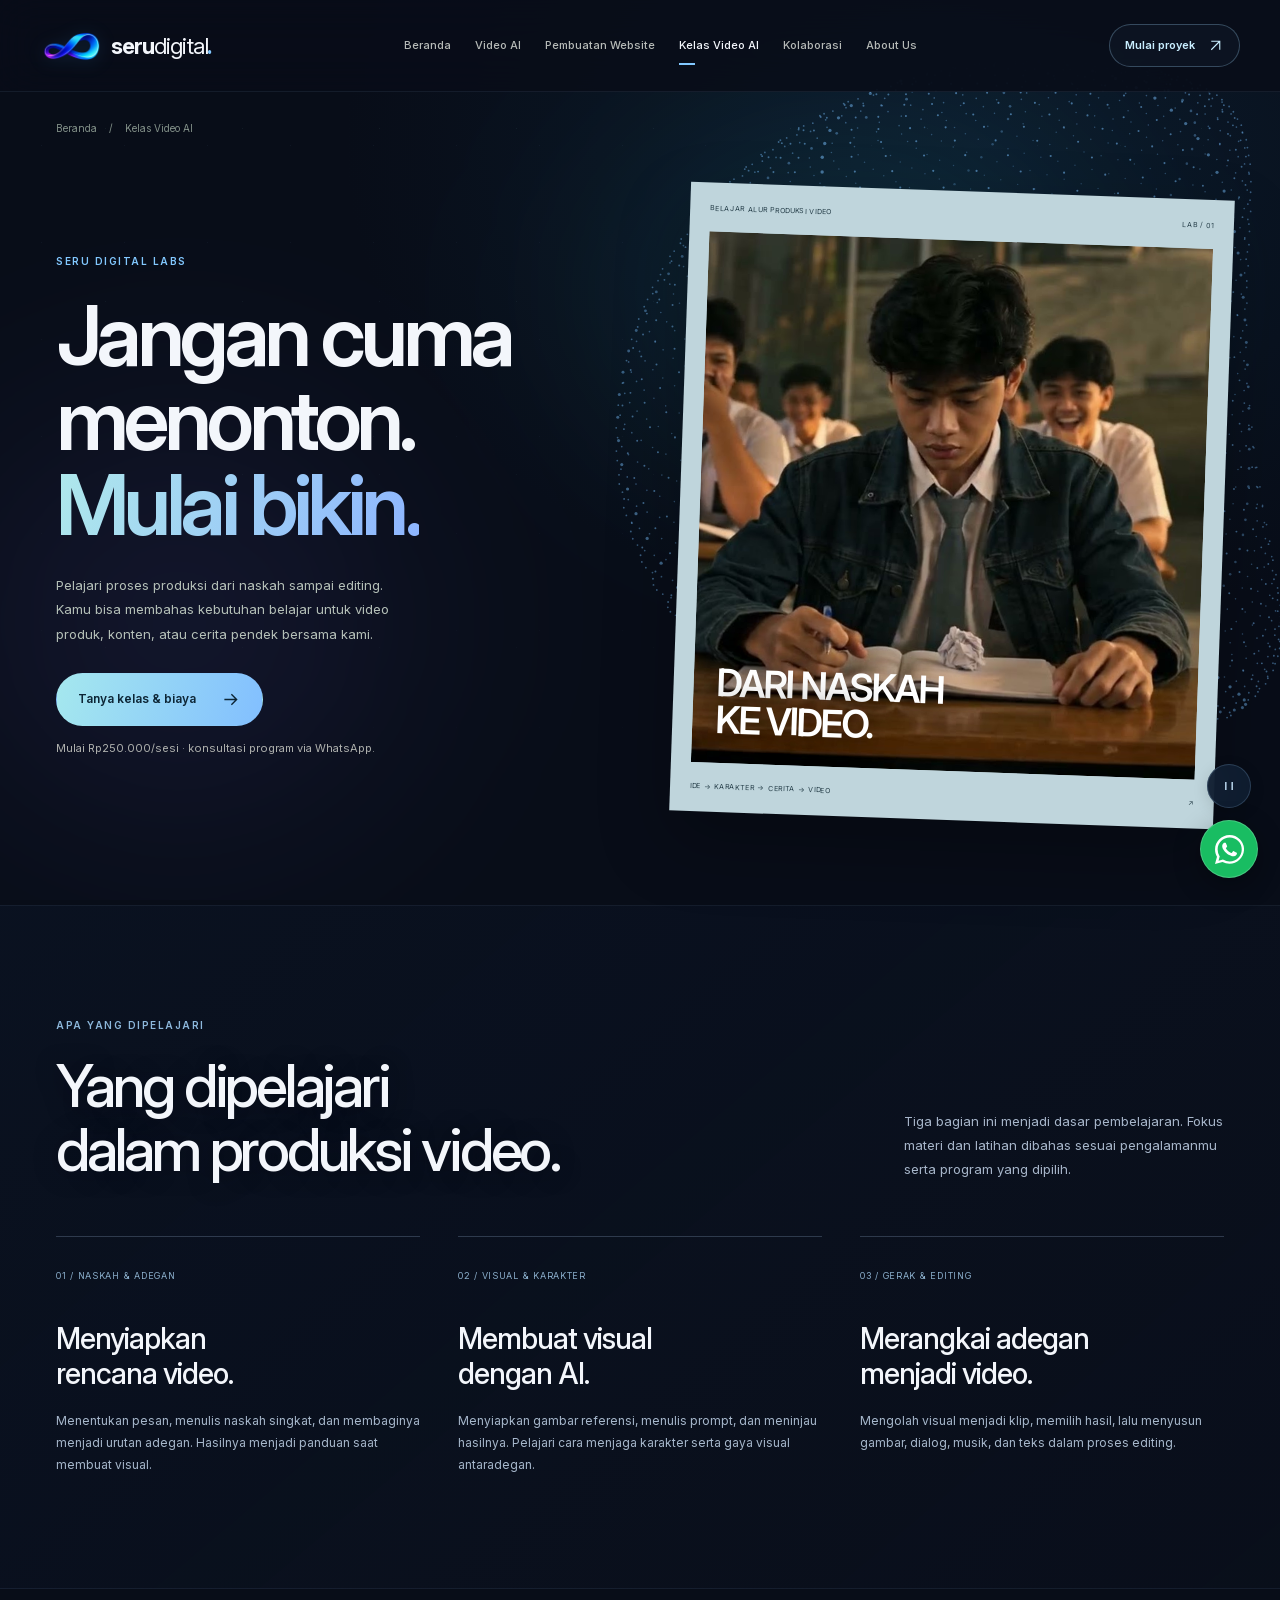
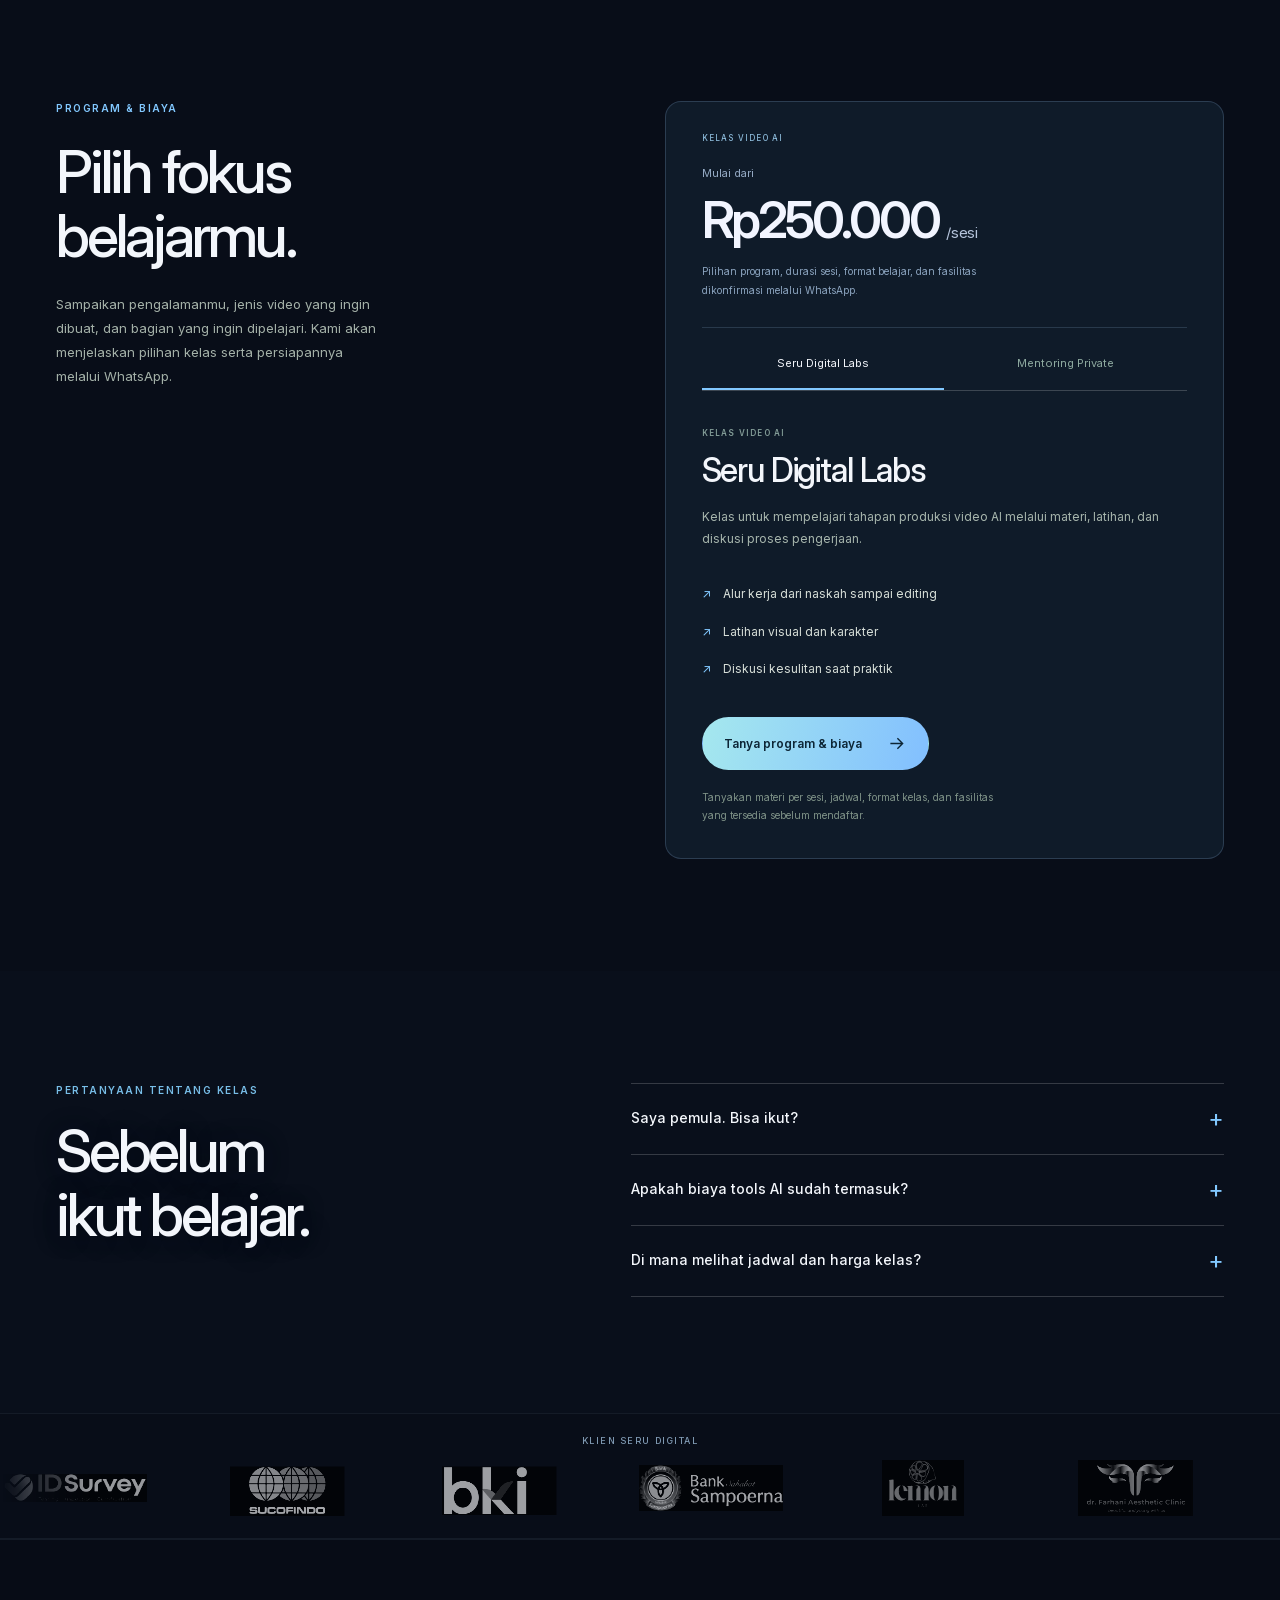
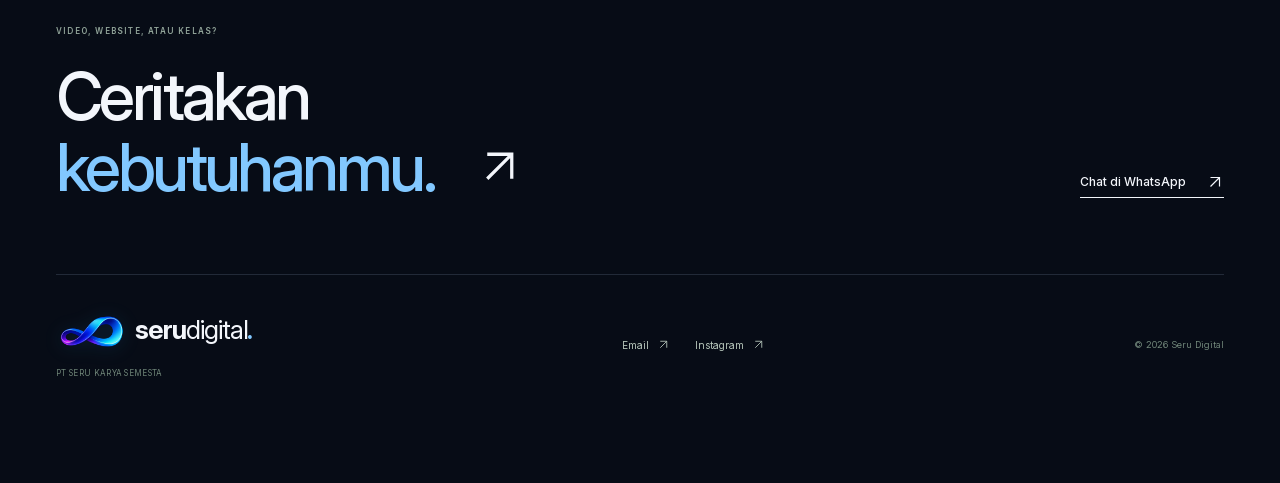
<file: kelas-video-ai/index.html>
<!doctype html><html lang="id"><head><meta charset="utf-8"><meta name="viewport" content="width=device-width,initial-scale=1"><meta name="theme-color" content="#101314"><title>Kelas Video AI &amp; Mentoring | Seru Digital Labs</title><meta name="description" content="Kelas video AI mulai Rp250.000/sesi. Pelajari naskah, visual, karakter, dan editing. Tanyakan program, jadwal, dan fasilitas melalui WhatsApp."><meta name="robots" content="index,follow"><link rel="canonical" href="https://serudigital.my.id/kelas-video-ai/"><meta property="og:type" content="website"><meta property="og:site_name" content="Seru Digital"><meta property="og:locale" content="id_ID"><meta property="og:title" content="Kelas Video AI &amp; Mentoring | Seru Digital Labs"><meta property="og:description" content="Kelas video AI mulai Rp250.000/sesi. Pelajari naskah, visual, karakter, dan editing. Tanyakan program, jadwal, dan fasilitas melalui WhatsApp."><meta property="og:url" content="https://serudigital.my.id/kelas-video-ai/"><meta property="og:image" content="https://serudigital.my.id/assets/serudigital-homepage-preview-v2.jpg"><meta property="og:image:secure_url" content="https://serudigital.my.id/assets/serudigital-homepage-preview-v2.jpg"><meta property="og:image:type" content="image/jpeg"><meta property="og:image:width" content="1200"><meta property="og:image:height" content="630"><meta property="og:image:alt" content="Tampilan beranda Seru Digital: Video AI, Website, dan Kelas Video AI"><meta name="twitter:card" content="summary_large_image"><meta name="twitter:title" content="Kelas Video AI &amp; Mentoring | Seru Digital Labs"><meta name="twitter:description" content="Kelas video AI mulai Rp250.000/sesi. Pelajari naskah, visual, karakter, dan editing. Tanyakan program, jadwal, dan fasilitas melalui WhatsApp."><meta name="twitter:image" content="https://serudigital.my.id/assets/serudigital-homepage-preview-v2.jpg"><meta name="twitter:image:alt" content="Tampilan beranda Seru Digital: Video AI, Website, dan Kelas Video AI"><link rel="icon" type="image/png" href="/assets/seru-favicon.png"><link rel="preload" href="/assets/inter-latin.woff2" as="font" type="font/woff2" crossorigin><link rel="stylesheet" href="/assets/styles.css"><link rel="stylesheet" href="/assets/motion.css?v=scroll-morph-1"><link rel="stylesheet" href="/assets/scroll-morph.css"><link rel="stylesheet" href="/assets/pricing.css?v=offers-1"><link rel="stylesheet" href="/assets/refinement.css?v=copy-contact-1"><link rel="stylesheet" href="/assets/services.css?v=cards-1"><link rel="stylesheet" href="/assets/clients.css?v=client-roll-1"><script type="application/ld+json">{"@context":"https://schema.org","@graph":[{"@type":"Organization","@id":"https://serudigital.my.id/#organization","name":"Seru Digital","legalName":"PT SERU KARYA SEMESTA","url":"https://serudigital.my.id","email":"seru.ilmu@gmail.com","sameAs":["https://instagram.com/seru.digital"]},{"@type":"WebSite","@id":"https://serudigital.my.id/#website","url":"https://serudigital.my.id","name":"Seru Digital","inLanguage":"id-ID","publisher":{"@id":"https://serudigital.my.id/#organization"}},{"@type":"WebPage","@id":"https://serudigital.my.id/kelas-video-ai/#webpage","url":"https://serudigital.my.id/kelas-video-ai/","name":"Kelas Video AI & Mentoring | Seru Digital Labs","description":"Kelas video AI mulai Rp250.000/sesi. Pelajari naskah, visual, karakter, dan editing. Tanyakan program, jadwal, dan fasilitas melalui WhatsApp.","inLanguage":"id-ID","isPartOf":{"@id":"https://serudigital.my.id/#website"},"about":{"@id":"https://serudigital.my.id/#organization"}},{"@type":"BreadcrumbList","itemListElement":[{"@type":"ListItem","position":1,"name":"Beranda","item":"https://serudigital.my.id/"},{"@type":"ListItem","position":2,"name":"Kelas Video AI","item":"https://serudigital.my.id/kelas-video-ai/"}]}]}</script><script src="/assets/app.js?v=drive-player-1" defer></script><script src="/assets/motion.js?v=scroll-morph-clients-1" type="module"></script></head><body data-page="kelas"><a class="skip-link" href="#main">Langsung ke konten</a><header class="site-header"><div class="nav-shell"><a class="brand" href="/" aria-label="Seru Digital, beranda"><img class="brand-symbol" src="/assets/seru-symbol.webp" alt="" width="512" height="256" decoding="async"><span class="brand-wordmark">seru<span class="brand-light">digital</span><b>.</b></span></a><button class="menu-toggle" aria-expanded="false" aria-controls="main-nav" aria-label="Buka menu"><span></span><span></span></button><nav id="main-nav" aria-label="Navigasi utama"><a href="/" >Beranda</a><a href="/video-ai/" >Video AI</a><a href="/pembuatan-website/" >Pembuatan Website</a><a href="/kelas-video-ai/" aria-current="page">Kelas Video AI</a><a href="/kolaborasi/" >Kolaborasi</a><a href="/about-us/" >About Us</a></nav><a class="header-contact" href="/kolaborasi/#brief" aria-label="Mulai proyek"><span>Mulai proyek</span><svg viewBox="0 0 24 24" fill="none" aria-hidden="true"><path d="M6 18 18 6M6 6h12v12" stroke="currentColor" stroke-width="1.6"/></svg></a></div></header><div class="motion-atmosphere" aria-hidden="true"><div class="ambient-light ambient-light-one"></div><div class="ambient-light ambient-light-two"></div><div class="ambient-stars"></div><canvas id="motion-canvas"></canvas></div><button class="motion-control" type="button" data-motion-toggle aria-pressed="false" hidden><svg viewBox="0 0 20 20" aria-hidden="true"><path class="pause-glyph" d="M6 5v10M14 5v10" stroke="currentColor" stroke-width="2"/><path class="resume-glyph" d="m7 5 8 5-8 5Z" fill="currentColor"/></svg><span>Jeda gerak</span></button><main id="main"><div class="wrap breadcrumb"><a href="/">Beranda</a><span aria-hidden="true">/</span><span>Kelas Video AI</span></div><section class="class-hero wrap"><div><p class="eyebrow">SERU DIGITAL LABS</p><h1>Jangan cuma<br>menonton.<br><span>Mulai bikin.</span></h1><p>Pelajari proses produksi dari naskah sampai editing. Kamu bisa membahas kebutuhan belajar untuk video produk, konten, atau cerita pendek bersama kami.</p><a class="button primary" href="https://wa.me/6285757305799?text=Halo%20Seru%20Digital%2C%20saya%20tertarik%20kelas%20video%20AI.%20Boleh%20info%20program%2C%20fasilitas%2C%20jadwal%2C%20dan%20biayanya%3F">Tanya kelas & biaya<svg viewBox="0 0 24 24" fill="none" aria-hidden="true"><path d="M5 12h14M13 6l6 6-6 6" stroke="currentColor" stroke-width="1.6"/></svg></a><span class="button-note">Mulai Rp250.000/sesi · konsultasi program via WhatsApp.</span></div><div class="class-art"><div class="class-art-header"><span>BELAJAR ALUR PRODUKSI VIDEO</span><span>LAB / 01</span></div><div class="class-image"><img class="" src="/assets/leluhur.jpg" alt="Cuplikan LELUHUR, karya Seru Digital" width="1280" height="720" fetchpriority="high" decoding="async"><span class="class-play" data-decorative>DARI NASKAH<br>KE VIDEO.</span></div><div class="class-art-footer"><span>IDE → KARAKTER → CERITA → VIDEO</span><span>↗</span></div></div></section>
 <section class="section light-section"><div class="wrap"><div class="section-heading"><div><p class="eyebrow">APA YANG DIPELAJARI</p><h2>Yang dipelajari<br>dalam produksi video.</h2></div><div class="section-heading-side"><p>Tiga bagian ini menjadi dasar pembelajaran. Fokus materi dan latihan dibahas sesuai pengalamanmu serta program yang dipilih.</p></div></div><div class="curriculum"><article><span>01 / NASKAH & ADEGAN</span><h3>Menyiapkan<br>rencana video.</h3><p>Menentukan pesan, menulis naskah singkat, dan membaginya menjadi urutan adegan. Hasilnya menjadi panduan saat membuat visual.</p></article><article><span>02 / VISUAL & KARAKTER</span><h3>Membuat visual<br>dengan AI.</h3><p>Menyiapkan gambar referensi, menulis prompt, dan meninjau hasilnya. Pelajari cara menjaga karakter serta gaya visual antaradegan.</p></article><article><span>03 / GERAK & EDITING</span><h3>Merangkai adegan<br>menjadi video.</h3><p>Mengolah visual menjadi klip, memilih hasil, lalu menyusun gambar, dialog, musik, dan teks dalam proses editing.</p></article></div></div></section>
 <section id="harga" class="section wrap"><div class="program-layout"><div><p class="eyebrow">PROGRAM & BIAYA</p><h2>Pilih fokus<br>belajarmu.</h2><p class="section-lead">Sampaikan pengalamanmu, jenis video yang ingin dibuat, dan bagian yang ingin dipelajari. Kami akan menjelaskan pilihan kelas serta persiapannya melalui WhatsApp.</p></div><div class="program-panel"><div class="program-rate" data-price-key="kelas"><span class="price-category">KELAS VIDEO AI</span><span class="price-from">Mulai dari</span><p class="price-amount">Rp250.000<span>/sesi</span></p><p class="rate-note">Pilihan program, durasi sesi, format belajar, dan fasilitas dikonfirmasi melalui WhatsApp.</p></div><div class="program-tabs" role="tablist" aria-label="Pilihan program"><button id="tab-labs" role="tab" aria-selected="true" aria-controls="panel-labs" data-program="labs">Seru Digital Labs</button><button id="tab-private" role="tab" aria-selected="false" aria-controls="panel-private" tabindex="-1" data-program="private">Mentoring Private</button></div><div id="panel-labs" role="tabpanel" aria-labelledby="tab-labs"><p class="eyebrow">KELAS VIDEO AI</p><h3>Seru Digital Labs</h3><p>Kelas untuk mempelajari tahapan produksi video AI melalui materi, latihan, dan diskusi proses pengerjaan.</p><ul class="check-list"><li>Alur kerja dari naskah sampai editing</li><li>Latihan visual dan karakter</li><li>Diskusi kesulitan saat praktik</li></ul><a class="button primary" href="https://wa.me/6285757305799?text=Halo%20Seru%20Digital%2C%20saya%20ingin%20info%20Seru%20Digital%20Labs%3A%20fasilitas%2C%20jadwal%2C%20akses%20tools%2C%20dan%20biaya%20programnya.">Tanya program & biaya<svg viewBox="0 0 24 24" fill="none" aria-hidden="true"><path d="M5 12h14M13 6l6 6-6 6" stroke="currentColor" stroke-width="1.6"/></svg></a><p class="program-note">Tanyakan materi per sesi, jadwal, format kelas, dan fasilitas yang tersedia sebelum mendaftar.</p></div><div id="panel-private" role="tabpanel" aria-labelledby="tab-private" hidden><p class="eyebrow">PENDAMPINGAN SESUAI TUJUAN</p><h3>Mentoring Private</h3><p>Pendampingan dengan fokus pada kebutuhanmu. Misalnya, memperbaiki prompt, menjaga karakter, atau membahas video yang sedang kamu kerjakan.</p><ul class="check-list"><li>Pemetaan kebutuhan belajar</li><li>Fokus materi sesuai tujuan</li><li>Diskusi proses dan peninjauan karya</li></ul><a class="button primary" href="https://wa.me/6285757305799?text=Halo%20Seru%20Digital%2C%20saya%20tertarik%20mentoring%20private%20video%20AI.%20Boleh%20info%20cakupan%2C%20jadwal%2C%20dan%20biayanya%3F">Diskusikan mentoring<svg viewBox="0 0 24 24" fill="none" aria-hidden="true"><path d="M5 12h14M13 6l6 6-6 6" stroke="currentColor" stroke-width="1.6"/></svg></a><p class="program-note">Cakupan materi, jumlah sesi, dan biaya disepakati melalui konsultasi.</p></div></div></div></section><section class="section alt-section"><div class="wrap faq-section"><div class="section-heading"><div><p class="eyebrow">PERTANYAAN TENTANG KELAS</p><h2>Sebelum<br>ikut belajar.</h2></div><div class="section-heading-side"></div></div><div class="faq-list"><details><summary>Saya pemula. Bisa ikut?<span aria-hidden="true">+</span></summary><p>Sampaikan pengalaman dan tujuanmu saat konsultasi. Tim Seru Digital akan membantu menjelaskan program yang sesuai dan persiapan yang diperlukan.</p></details><details><summary>Apakah biaya tools AI sudah termasuk?<span aria-hidden="true">+</span></summary><p>Ketentuan akses tools bergantung pada program yang tersedia. Tanyakan fasilitas, batas penggunaan, dan biaya tambahan sebelum mendaftar.</p></details><details><summary>Di mana melihat jadwal dan harga kelas?<span aria-hidden="true">+</span></summary><p>Kelas video AI mulai Rp250.000 per sesi. Program, durasi sesi, jadwal, fasilitas, dan biaya akhir dikonfirmasi melalui WhatsApp.</p></details></div></div></section></main><section id="klien" class="client-section" aria-labelledby="clients-heading"><h2 id="clients-heading" class="clients-caption">Klien Seru Digital</h2><div class="client-marquee" role="region" tabindex="0" aria-label="Logo klien Seru Digital untuk layanan website dan video AI"><div class="clients-track"><ul class="clients-group" aria-label="Klien Seru Digital"><li class="client-logo logo-kind-wide"><img src="/assets/clients/idsurvey.webp" alt="IDSurvey" title="IDSurvey" width="800" height="160" loading="lazy" decoding="async"></li><li class="client-logo logo-kind-group"><img src="/assets/clients/sucofindo.webp" alt="SUCOFINDO" title="SUCOFINDO" width="800" height="516" loading="lazy" decoding="async"></li><li class="client-logo logo-kind-group"><img src="/assets/clients/bki.webp" alt="BKI" title="BKI" width="800" height="478" loading="lazy" decoding="async"></li><li class="client-logo logo-kind-wide"><img src="/assets/clients/bank-sahabat-sampoerna.webp" alt="Bank Sahabat Sampoerna" title="Bank Sahabat Sampoerna" width="800" height="255" loading="lazy" decoding="async"></li><li class="client-logo logo-kind-lemon"><img src="/assets/clients/lemon-lab.webp" alt="Lemon Lab" title="Lemon Lab" width="800" height="800" loading="lazy" decoding="async"></li><li class="client-logo logo-kind-clinic"><img src="/assets/clients/dr-farhani.webp" alt="dr. Farhani Aesthetic Clinic" title="dr. Farhani Aesthetic Clinic" width="800" height="800" loading="lazy" decoding="async"></li><li class="client-logo logo-kind-square"><img src="/assets/clients/vet-time.webp" alt="Vet Time" title="Vet Time" width="800" height="800" loading="lazy" decoding="async"></li><li class="client-logo logo-kind-square"><img src="/assets/clients/happy-time.webp" alt="Happy Time" title="Happy Time" width="800" height="800" loading="lazy" decoding="async"></li><li class="client-logo logo-kind-institution"><img src="/assets/clients/kementerian-imigrasi-pemasyarakatan.webp" alt="Kementerian Imigrasi dan Pemasyarakatan" title="Kementerian Imigrasi dan Pemasyarakatan" width="800" height="450" loading="lazy" decoding="async"></li></ul><ul class="clients-group" aria-hidden="true"><li class="client-logo logo-kind-wide"><img src="/assets/clients/idsurvey.webp" alt=""  width="800" height="160" loading="lazy" decoding="async"></li><li class="client-logo logo-kind-group"><img src="/assets/clients/sucofindo.webp" alt=""  width="800" height="516" loading="lazy" decoding="async"></li><li class="client-logo logo-kind-group"><img src="/assets/clients/bki.webp" alt=""  width="800" height="478" loading="lazy" decoding="async"></li><li class="client-logo logo-kind-wide"><img src="/assets/clients/bank-sahabat-sampoerna.webp" alt=""  width="800" height="255" loading="lazy" decoding="async"></li><li class="client-logo logo-kind-lemon"><img src="/assets/clients/lemon-lab.webp" alt=""  width="800" height="800" loading="lazy" decoding="async"></li><li class="client-logo logo-kind-clinic"><img src="/assets/clients/dr-farhani.webp" alt=""  width="800" height="800" loading="lazy" decoding="async"></li><li class="client-logo logo-kind-square"><img src="/assets/clients/vet-time.webp" alt=""  width="800" height="800" loading="lazy" decoding="async"></li><li class="client-logo logo-kind-square"><img src="/assets/clients/happy-time.webp" alt=""  width="800" height="800" loading="lazy" decoding="async"></li><li class="client-logo logo-kind-institution"><img src="/assets/clients/kementerian-imigrasi-pemasyarakatan.webp" alt=""  width="800" height="450" loading="lazy" decoding="async"></li></ul></div></div></section><footer id="kontak" class="site-footer"><div class="wrap footer-top"><div><p class="eyebrow">VIDEO, WEBSITE, ATAU KELAS?</p><a class="footer-invite" href="/kolaborasi/">Ceritakan<br><span>kebutuhanmu.</span> <svg viewBox="0 0 24 24" fill="none" aria-hidden="true"><path d="M6 18 18 6M6 6h12v12" stroke="currentColor" stroke-width="1.6"/></svg></a></div><a class="text-link" href="https://wa.me/6285757305799?text=Halo%20Seru%20Digital%2C%20saya%20ingin%20berdiskusi%20tentang%20proyek." target="_blank" rel="noopener noreferrer">Chat di WhatsApp <svg viewBox="0 0 24 24" fill="none" aria-hidden="true"><path d="M6 18 18 6M6 6h12v12" stroke="currentColor" stroke-width="1.6"/></svg></a></div><div class="wrap footer-bottom"><div><a class="brand footer-brand" href="/" aria-label="Seru Digital, beranda"><img class="brand-symbol" src="/assets/seru-symbol.webp" alt="" width="512" height="256" loading="lazy" decoding="async"><span class="brand-wordmark">seru<span class="brand-light">digital</span><b>.</b></span></a><p>PT SERU KARYA SEMESTA</p></div><div class="footer-social"><a href="mailto:seru.ilmu@gmail.com">Email <svg viewBox="0 0 24 24" fill="none" aria-hidden="true"><path d="M6 18 18 6M6 6h12v12" stroke="currentColor" stroke-width="1.6"/></svg></a><a href="https://instagram.com/seru.digital" target="_blank" rel="noopener noreferrer">Instagram <svg viewBox="0 0 24 24" fill="none" aria-hidden="true"><path d="M6 18 18 6M6 6h12v12" stroke="currentColor" stroke-width="1.6"/></svg></a></div><p class="copyright">© 2026 Seru Digital</p></div></footer><a class="whatsapp-float" href="https://wa.me/6285757305799?text=Halo%20Seru%20Digital%2C%20saya%20ingin%20konsultasi%20layanan." target="_blank" rel="noopener noreferrer" aria-label="Hubungi Seru Digital lewat WhatsApp" title="Chat dengan Seru Digital"><svg viewBox="0 0 24 24" fill="currentColor" aria-hidden="true"><path d="M20.52 3.48A11.91 11.91 0 0 0 12.03 0C5.42 0 .04 5.38.04 11.99c0 2.11.55 4.17 1.6 5.99L0 24l6.17-1.62a11.98 11.98 0 0 0 5.85 1.49h.01c6.61 0 11.99-5.38 12-11.99a11.91 11.91 0 0 0-3.51-8.4ZM12.03 21.85a9.92 9.92 0 0 1-5.06-1.38l-.36-.21-3.66.96.98-3.57-.23-.37a9.87 9.87 0 0 1-1.51-5.29c0-5.49 4.47-9.96 9.97-9.96a9.9 9.9 0 0 1 7.05 2.92 9.9 9.9 0 0 1 2.91 7.06c0 5.5-4.47 9.97-9.97 9.97Zm5.47-7.46c-.3-.15-1.77-.87-2.04-.97-.28-.1-.48-.15-.68.15-.2.3-.77.97-.95 1.17-.17.2-.35.22-.65.07-.3-.15-1.26-.46-2.4-1.48-.89-.8-1.49-1.78-1.66-2.08-.18-.3-.02-.46.13-.61.14-.13.3-.35.45-.52.15-.18.2-.3.3-.5.1-.2.05-.38-.03-.53-.07-.15-.67-1.62-.92-2.22-.24-.58-.49-.5-.67-.51h-.58c-.2 0-.53.07-.8.37-.28.3-1.05 1.03-1.05 2.5s1.08 2.9 1.23 3.1c.15.2 2.12 3.23 5.13 4.53.72.31 1.28.5 1.72.63.72.23 1.37.2 1.88.12.57-.09 1.77-.73 2.02-1.43.25-.7.25-1.3.18-1.42-.08-.13-.28-.2-.58-.35Z"/></svg><span class="whatsapp-hint" aria-hidden="true">Chat WhatsApp</span></a><dialog class="video-dialog" id="video-dialog" aria-labelledby="video-dialog-title"><div class="dialog-top"><h2 id="video-dialog-title">Putar karya</h2><button class="dialog-close" aria-label="Tutup video">Tutup <span aria-hidden="true">×</span></button></div><div class="video-frame"></div><p class="video-help"><span id="video-provider-label">Video diputar melalui YouTube.</span> <a id="video-external" href="https://www.youtube.com/" target="_blank" rel="noopener noreferrer"><span id="video-external-label">Buka di YouTube</span> <svg viewBox="0 0 24 24" fill="none" aria-hidden="true"><path d="M6 18 18 6M6 6h12v12" stroke="currentColor" stroke-width="1.6"/></svg></a></p></dialog></body></html>
</file>
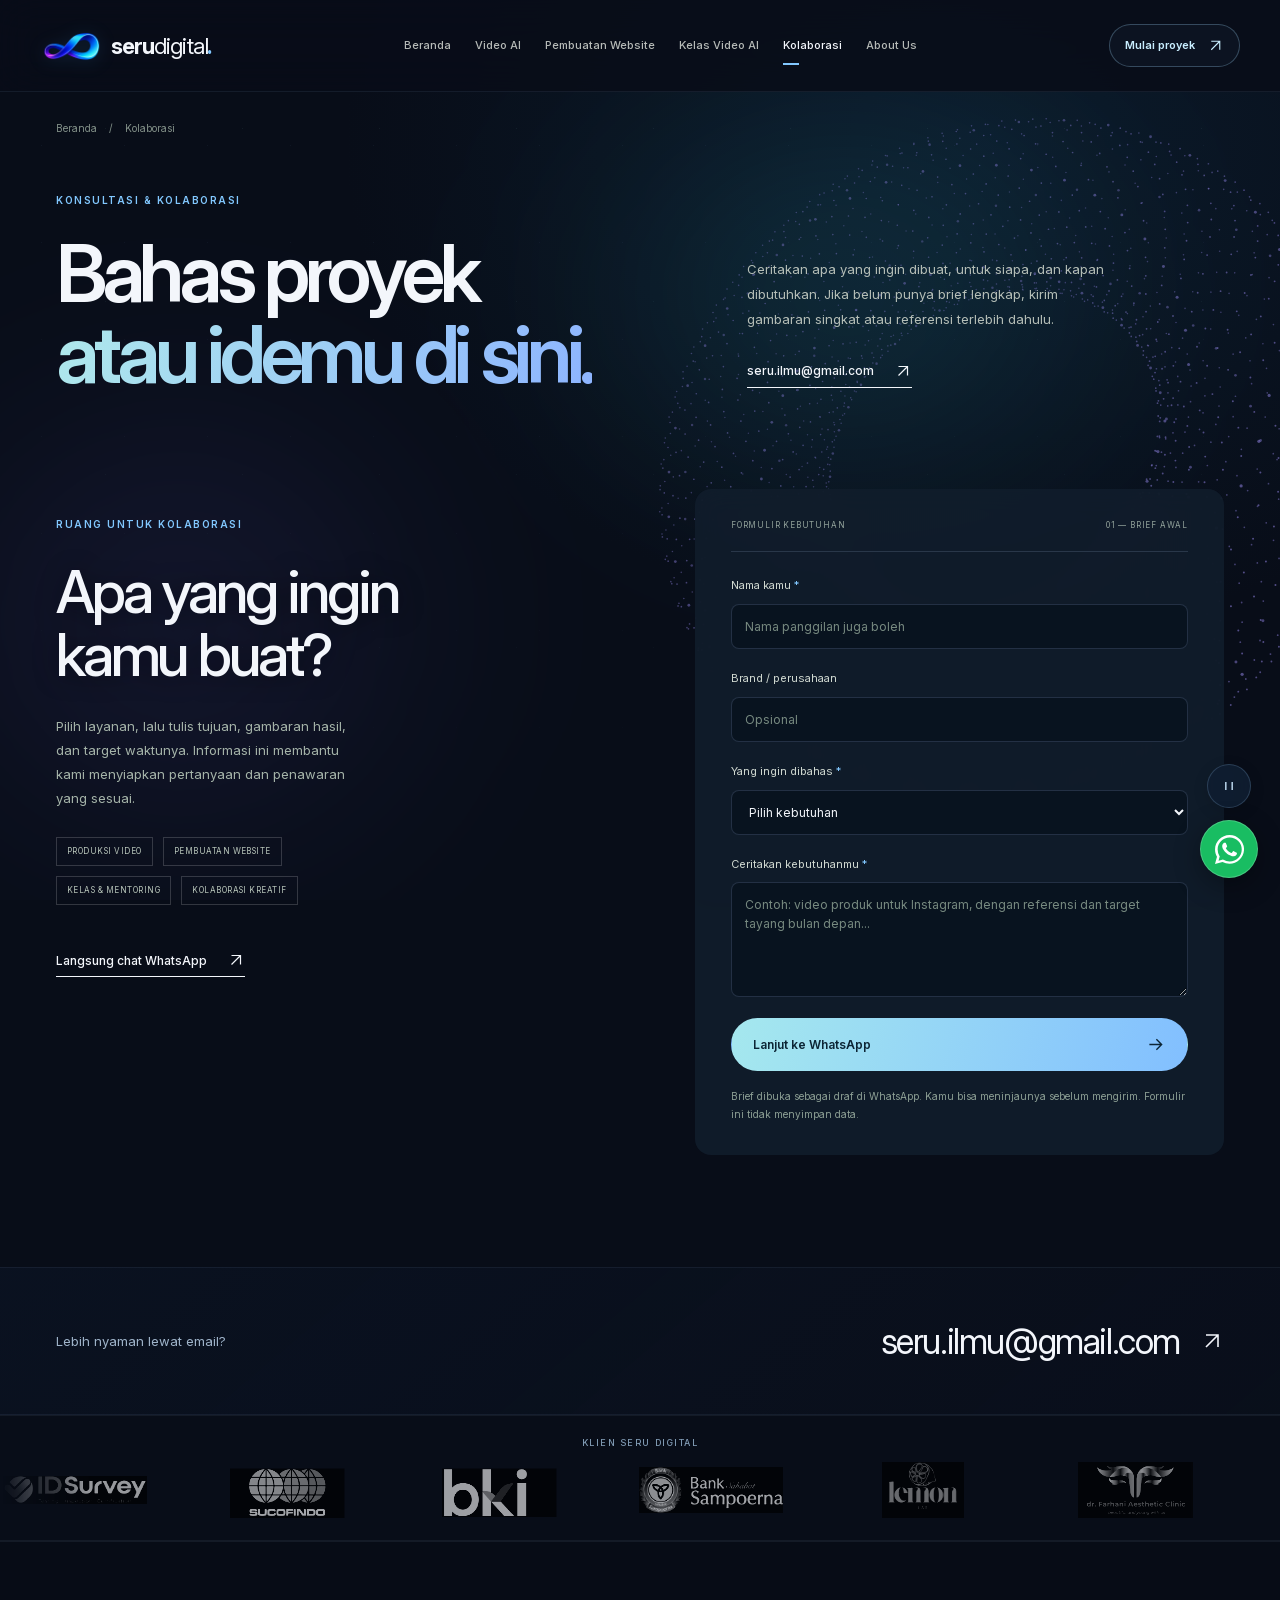
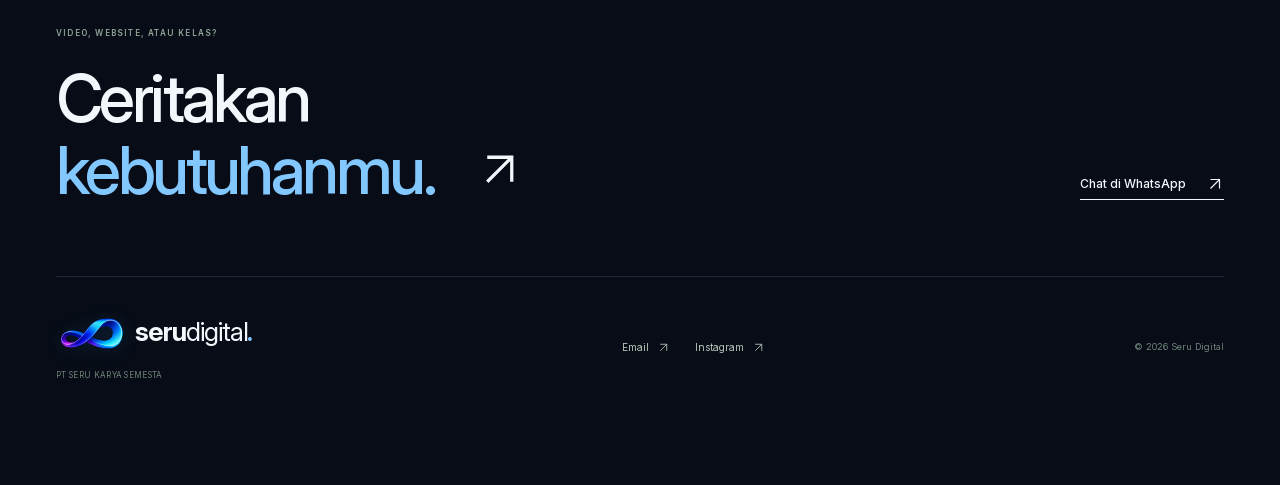
<file: kolaborasi/index.html>
<!doctype html><html lang="id"><head><meta charset="utf-8"><meta name="viewport" content="width=device-width,initial-scale=1"><meta name="theme-color" content="#101314"><title>Kolaborasi &amp; Konsultasi Proyek | Seru Digital</title><meta name="description" content="Punya ide video AI, kebutuhan website, atau kolaborasi kreatif? Ceritakan brief Anda kepada Seru Digital melalui WhatsApp atau email."><meta name="robots" content="index,follow"><link rel="canonical" href="https://serudigital.my.id/kolaborasi/"><meta property="og:type" content="website"><meta property="og:site_name" content="Seru Digital"><meta property="og:locale" content="id_ID"><meta property="og:title" content="Kolaborasi &amp; Konsultasi Proyek | Seru Digital"><meta property="og:description" content="Punya ide video AI, kebutuhan website, atau kolaborasi kreatif? Ceritakan brief Anda kepada Seru Digital melalui WhatsApp atau email."><meta property="og:url" content="https://serudigital.my.id/kolaborasi/"><meta property="og:image" content="https://serudigital.my.id/assets/serudigital-homepage-preview-v2.jpg"><meta property="og:image:secure_url" content="https://serudigital.my.id/assets/serudigital-homepage-preview-v2.jpg"><meta property="og:image:type" content="image/jpeg"><meta property="og:image:width" content="1200"><meta property="og:image:height" content="630"><meta property="og:image:alt" content="Tampilan beranda Seru Digital: Video AI, Website, dan Kelas Video AI"><meta name="twitter:card" content="summary_large_image"><meta name="twitter:title" content="Kolaborasi &amp; Konsultasi Proyek | Seru Digital"><meta name="twitter:description" content="Punya ide video AI, kebutuhan website, atau kolaborasi kreatif? Ceritakan brief Anda kepada Seru Digital melalui WhatsApp atau email."><meta name="twitter:image" content="https://serudigital.my.id/assets/serudigital-homepage-preview-v2.jpg"><meta name="twitter:image:alt" content="Tampilan beranda Seru Digital: Video AI, Website, dan Kelas Video AI"><link rel="icon" type="image/png" href="/assets/seru-favicon.png"><link rel="preload" href="/assets/inter-latin.woff2" as="font" type="font/woff2" crossorigin><link rel="stylesheet" href="/assets/styles.css"><link rel="stylesheet" href="/assets/motion.css?v=scroll-morph-1"><link rel="stylesheet" href="/assets/scroll-morph.css"><link rel="stylesheet" href="/assets/pricing.css?v=offers-1"><link rel="stylesheet" href="/assets/refinement.css?v=copy-contact-1"><link rel="stylesheet" href="/assets/services.css?v=cards-1"><link rel="stylesheet" href="/assets/clients.css?v=client-roll-1"><script type="application/ld+json">{"@context":"https://schema.org","@graph":[{"@type":"Organization","@id":"https://serudigital.my.id/#organization","name":"Seru Digital","legalName":"PT SERU KARYA SEMESTA","url":"https://serudigital.my.id","email":"seru.ilmu@gmail.com","sameAs":["https://instagram.com/seru.digital"]},{"@type":"WebSite","@id":"https://serudigital.my.id/#website","url":"https://serudigital.my.id","name":"Seru Digital","inLanguage":"id-ID","publisher":{"@id":"https://serudigital.my.id/#organization"}},{"@type":"WebPage","@id":"https://serudigital.my.id/kolaborasi/#webpage","url":"https://serudigital.my.id/kolaborasi/","name":"Kolaborasi & Konsultasi Proyek | Seru Digital","description":"Punya ide video AI, kebutuhan website, atau kolaborasi kreatif? Ceritakan brief Anda kepada Seru Digital melalui WhatsApp atau email.","inLanguage":"id-ID","isPartOf":{"@id":"https://serudigital.my.id/#website"},"about":{"@id":"https://serudigital.my.id/#organization"}},{"@type":"BreadcrumbList","itemListElement":[{"@type":"ListItem","position":1,"name":"Beranda","item":"https://serudigital.my.id/"},{"@type":"ListItem","position":2,"name":"Kolaborasi","item":"https://serudigital.my.id/kolaborasi/"}]}]}</script><script src="/assets/app.js?v=drive-player-1" defer></script><script src="/assets/motion.js?v=scroll-morph-clients-1" type="module"></script></head><body data-page="kolaborasi"><a class="skip-link" href="#main">Langsung ke konten</a><header class="site-header"><div class="nav-shell"><a class="brand" href="/" aria-label="Seru Digital, beranda"><img class="brand-symbol" src="/assets/seru-symbol.webp" alt="" width="512" height="256" decoding="async"><span class="brand-wordmark">seru<span class="brand-light">digital</span><b>.</b></span></a><button class="menu-toggle" aria-expanded="false" aria-controls="main-nav" aria-label="Buka menu"><span></span><span></span></button><nav id="main-nav" aria-label="Navigasi utama"><a href="/" >Beranda</a><a href="/video-ai/" >Video AI</a><a href="/pembuatan-website/" >Pembuatan Website</a><a href="/kelas-video-ai/" >Kelas Video AI</a><a href="/kolaborasi/" aria-current="page">Kolaborasi</a><a href="/about-us/" >About Us</a></nav><a class="header-contact" href="/kolaborasi/#brief" aria-label="Mulai proyek"><span>Mulai proyek</span><svg viewBox="0 0 24 24" fill="none" aria-hidden="true"><path d="M6 18 18 6M6 6h12v12" stroke="currentColor" stroke-width="1.6"/></svg></a></div></header><div class="motion-atmosphere" aria-hidden="true"><div class="ambient-light ambient-light-one"></div><div class="ambient-light ambient-light-two"></div><div class="ambient-stars"></div><canvas id="motion-canvas"></canvas></div><button class="motion-control" type="button" data-motion-toggle aria-pressed="false" hidden><svg viewBox="0 0 20 20" aria-hidden="true"><path class="pause-glyph" d="M6 5v10M14 5v10" stroke="currentColor" stroke-width="2"/><path class="resume-glyph" d="m7 5 8 5-8 5Z" fill="currentColor"/></svg><span>Jeda gerak</span></button><main id="main"><div class="wrap breadcrumb"><a href="/">Beranda</a><span aria-hidden="true">/</span><span>Kolaborasi</span></div><section class="page-hero wrap"><div><p class="eyebrow">KONSULTASI & KOLABORASI</p><h1>Bahas proyek<br><span>atau idemu di sini.</span></h1></div><div class="page-intro"><p>Ceritakan apa yang ingin dibuat, untuk siapa, dan kapan dibutuhkan. Jika belum punya brief lengkap, kirim gambaran singkat atau referensi terlebih dahulu.</p><a class="text-link" href="mailto:seru.ilmu@gmail.com">seru.ilmu@gmail.com <svg viewBox="0 0 24 24" fill="none" aria-hidden="true"><path d="M6 18 18 6M6 6h12v12" stroke="currentColor" stroke-width="1.6"/></svg></a></div></section><section class="section wrap contact-layout" id="brief"><div class="contact-context"><p class="eyebrow">RUANG UNTUK KOLABORASI</p><h2>Apa yang ingin<br>kamu buat?</h2><p>Pilih layanan, lalu tulis tujuan, gambaran hasil, dan target waktunya. Informasi ini membantu kami menyiapkan pertanyaan dan penawaran yang sesuai.</p><div class="contact-options"><span>PRODUKSI VIDEO</span><span>PEMBUATAN WEBSITE</span><span>KELAS & MENTORING</span><span>KOLABORASI KREATIF</span></div><a class="text-link" href="https://wa.me/6285757305799?text=Halo%20Seru%20Digital%2C%20saya%20ingin%20berdiskusi%20tentang%20kolaborasi." target="_blank" rel="noopener noreferrer">Langsung chat WhatsApp <svg viewBox="0 0 24 24" fill="none" aria-hidden="true"><path d="M6 18 18 6M6 6h12v12" stroke="currentColor" stroke-width="1.6"/></svg></a></div><form class="brief-form" data-brief><div class="form-heading"><span>FORMULIR KEBUTUHAN</span><span>01 — BRIEF AWAL</span></div><label for="brief-name">Nama kamu <span>*</span></label><input id="brief-name" name="nama" autocomplete="name" required maxlength="100" placeholder="Nama panggilan juga boleh"><label for="brief-brand">Brand / perusahaan</label><input id="brief-brand" name="brand" autocomplete="organization" maxlength="120" placeholder="Opsional"><label for="brief-service">Yang ingin dibahas <span>*</span></label><select id="brief-service" name="layanan" required><option value="">Pilih kebutuhan</option><option>Video AI</option><option>Ads / Video Iklan</option><option>Microdrama AI</option><option>Company Profile</option><option>Pembuatan Website</option><option>Kelas Video AI</option><option>Kolaborasi lainnya</option></select><label for="brief-message">Ceritakan kebutuhanmu <span>*</span></label><textarea id="brief-message" name="pesan" required minlength="10" maxlength="2000" rows="4" placeholder="Contoh: video produk untuk Instagram, dengan referensi dan target tayang bulan depan..."></textarea><button class="button primary" type="submit">Lanjut ke WhatsApp <svg viewBox="0 0 24 24" fill="none" aria-hidden="true"><path d="M5 12h14M13 6l6 6-6 6" stroke="currentColor" stroke-width="1.6"/></svg></button><p class="form-note">Brief dibuka sebagai draf di WhatsApp. Kamu bisa meninjaunya sebelum mengirim. Formulir ini tidak menyimpan data.</p></form></section><section class="contact-strip light-section"><div class="wrap"><p>Lebih nyaman lewat email?</p><a href="mailto:seru.ilmu@gmail.com">seru.ilmu@gmail.com <svg viewBox="0 0 24 24" fill="none" aria-hidden="true"><path d="M6 18 18 6M6 6h12v12" stroke="currentColor" stroke-width="1.6"/></svg></a></div></section></main><section id="klien" class="client-section" aria-labelledby="clients-heading"><h2 id="clients-heading" class="clients-caption">Klien Seru Digital</h2><div class="client-marquee" role="region" tabindex="0" aria-label="Logo klien Seru Digital untuk layanan website dan video AI"><div class="clients-track"><ul class="clients-group" aria-label="Klien Seru Digital"><li class="client-logo logo-kind-wide"><img src="/assets/clients/idsurvey.webp" alt="IDSurvey" title="IDSurvey" width="800" height="160" loading="lazy" decoding="async"></li><li class="client-logo logo-kind-group"><img src="/assets/clients/sucofindo.webp" alt="SUCOFINDO" title="SUCOFINDO" width="800" height="516" loading="lazy" decoding="async"></li><li class="client-logo logo-kind-group"><img src="/assets/clients/bki.webp" alt="BKI" title="BKI" width="800" height="478" loading="lazy" decoding="async"></li><li class="client-logo logo-kind-wide"><img src="/assets/clients/bank-sahabat-sampoerna.webp" alt="Bank Sahabat Sampoerna" title="Bank Sahabat Sampoerna" width="800" height="255" loading="lazy" decoding="async"></li><li class="client-logo logo-kind-lemon"><img src="/assets/clients/lemon-lab.webp" alt="Lemon Lab" title="Lemon Lab" width="800" height="800" loading="lazy" decoding="async"></li><li class="client-logo logo-kind-clinic"><img src="/assets/clients/dr-farhani.webp" alt="dr. Farhani Aesthetic Clinic" title="dr. Farhani Aesthetic Clinic" width="800" height="800" loading="lazy" decoding="async"></li><li class="client-logo logo-kind-square"><img src="/assets/clients/vet-time.webp" alt="Vet Time" title="Vet Time" width="800" height="800" loading="lazy" decoding="async"></li><li class="client-logo logo-kind-square"><img src="/assets/clients/happy-time.webp" alt="Happy Time" title="Happy Time" width="800" height="800" loading="lazy" decoding="async"></li><li class="client-logo logo-kind-institution"><img src="/assets/clients/kementerian-imigrasi-pemasyarakatan.webp" alt="Kementerian Imigrasi dan Pemasyarakatan" title="Kementerian Imigrasi dan Pemasyarakatan" width="800" height="450" loading="lazy" decoding="async"></li></ul><ul class="clients-group" aria-hidden="true"><li class="client-logo logo-kind-wide"><img src="/assets/clients/idsurvey.webp" alt=""  width="800" height="160" loading="lazy" decoding="async"></li><li class="client-logo logo-kind-group"><img src="/assets/clients/sucofindo.webp" alt=""  width="800" height="516" loading="lazy" decoding="async"></li><li class="client-logo logo-kind-group"><img src="/assets/clients/bki.webp" alt=""  width="800" height="478" loading="lazy" decoding="async"></li><li class="client-logo logo-kind-wide"><img src="/assets/clients/bank-sahabat-sampoerna.webp" alt=""  width="800" height="255" loading="lazy" decoding="async"></li><li class="client-logo logo-kind-lemon"><img src="/assets/clients/lemon-lab.webp" alt=""  width="800" height="800" loading="lazy" decoding="async"></li><li class="client-logo logo-kind-clinic"><img src="/assets/clients/dr-farhani.webp" alt=""  width="800" height="800" loading="lazy" decoding="async"></li><li class="client-logo logo-kind-square"><img src="/assets/clients/vet-time.webp" alt=""  width="800" height="800" loading="lazy" decoding="async"></li><li class="client-logo logo-kind-square"><img src="/assets/clients/happy-time.webp" alt=""  width="800" height="800" loading="lazy" decoding="async"></li><li class="client-logo logo-kind-institution"><img src="/assets/clients/kementerian-imigrasi-pemasyarakatan.webp" alt=""  width="800" height="450" loading="lazy" decoding="async"></li></ul></div></div></section><footer id="kontak" class="site-footer"><div class="wrap footer-top"><div><p class="eyebrow">VIDEO, WEBSITE, ATAU KELAS?</p><a class="footer-invite" href="/kolaborasi/">Ceritakan<br><span>kebutuhanmu.</span> <svg viewBox="0 0 24 24" fill="none" aria-hidden="true"><path d="M6 18 18 6M6 6h12v12" stroke="currentColor" stroke-width="1.6"/></svg></a></div><a class="text-link" href="https://wa.me/6285757305799?text=Halo%20Seru%20Digital%2C%20saya%20ingin%20berdiskusi%20tentang%20proyek." target="_blank" rel="noopener noreferrer">Chat di WhatsApp <svg viewBox="0 0 24 24" fill="none" aria-hidden="true"><path d="M6 18 18 6M6 6h12v12" stroke="currentColor" stroke-width="1.6"/></svg></a></div><div class="wrap footer-bottom"><div><a class="brand footer-brand" href="/" aria-label="Seru Digital, beranda"><img class="brand-symbol" src="/assets/seru-symbol.webp" alt="" width="512" height="256" loading="lazy" decoding="async"><span class="brand-wordmark">seru<span class="brand-light">digital</span><b>.</b></span></a><p>PT SERU KARYA SEMESTA</p></div><div class="footer-social"><a href="mailto:seru.ilmu@gmail.com">Email <svg viewBox="0 0 24 24" fill="none" aria-hidden="true"><path d="M6 18 18 6M6 6h12v12" stroke="currentColor" stroke-width="1.6"/></svg></a><a href="https://instagram.com/seru.digital" target="_blank" rel="noopener noreferrer">Instagram <svg viewBox="0 0 24 24" fill="none" aria-hidden="true"><path d="M6 18 18 6M6 6h12v12" stroke="currentColor" stroke-width="1.6"/></svg></a></div><p class="copyright">© 2026 Seru Digital</p></div></footer><a class="whatsapp-float" href="https://wa.me/6285757305799?text=Halo%20Seru%20Digital%2C%20saya%20ingin%20konsultasi%20layanan." target="_blank" rel="noopener noreferrer" aria-label="Hubungi Seru Digital lewat WhatsApp" title="Chat dengan Seru Digital"><svg viewBox="0 0 24 24" fill="currentColor" aria-hidden="true"><path d="M20.52 3.48A11.91 11.91 0 0 0 12.03 0C5.42 0 .04 5.38.04 11.99c0 2.11.55 4.17 1.6 5.99L0 24l6.17-1.62a11.98 11.98 0 0 0 5.85 1.49h.01c6.61 0 11.99-5.38 12-11.99a11.91 11.91 0 0 0-3.51-8.4ZM12.03 21.85a9.92 9.92 0 0 1-5.06-1.38l-.36-.21-3.66.96.98-3.57-.23-.37a9.87 9.87 0 0 1-1.51-5.29c0-5.49 4.47-9.96 9.97-9.96a9.9 9.9 0 0 1 7.05 2.92 9.9 9.9 0 0 1 2.91 7.06c0 5.5-4.47 9.97-9.97 9.97Zm5.47-7.46c-.3-.15-1.77-.87-2.04-.97-.28-.1-.48-.15-.68.15-.2.3-.77.97-.95 1.17-.17.2-.35.22-.65.07-.3-.15-1.26-.46-2.4-1.48-.89-.8-1.49-1.78-1.66-2.08-.18-.3-.02-.46.13-.61.14-.13.3-.35.45-.52.15-.18.2-.3.3-.5.1-.2.05-.38-.03-.53-.07-.15-.67-1.62-.92-2.22-.24-.58-.49-.5-.67-.51h-.58c-.2 0-.53.07-.8.37-.28.3-1.05 1.03-1.05 2.5s1.08 2.9 1.23 3.1c.15.2 2.12 3.23 5.13 4.53.72.31 1.28.5 1.72.63.72.23 1.37.2 1.88.12.57-.09 1.77-.73 2.02-1.43.25-.7.25-1.3.18-1.42-.08-.13-.28-.2-.58-.35Z"/></svg><span class="whatsapp-hint" aria-hidden="true">Chat WhatsApp</span></a><dialog class="video-dialog" id="video-dialog" aria-labelledby="video-dialog-title"><div class="dialog-top"><h2 id="video-dialog-title">Putar karya</h2><button class="dialog-close" aria-label="Tutup video">Tutup <span aria-hidden="true">×</span></button></div><div class="video-frame"></div><p class="video-help"><span id="video-provider-label">Video diputar melalui YouTube.</span> <a id="video-external" href="https://www.youtube.com/" target="_blank" rel="noopener noreferrer"><span id="video-external-label">Buka di YouTube</span> <svg viewBox="0 0 24 24" fill="none" aria-hidden="true"><path d="M6 18 18 6M6 6h12v12" stroke="currentColor" stroke-width="1.6"/></svg></a></p></dialog></body></html>
</file>
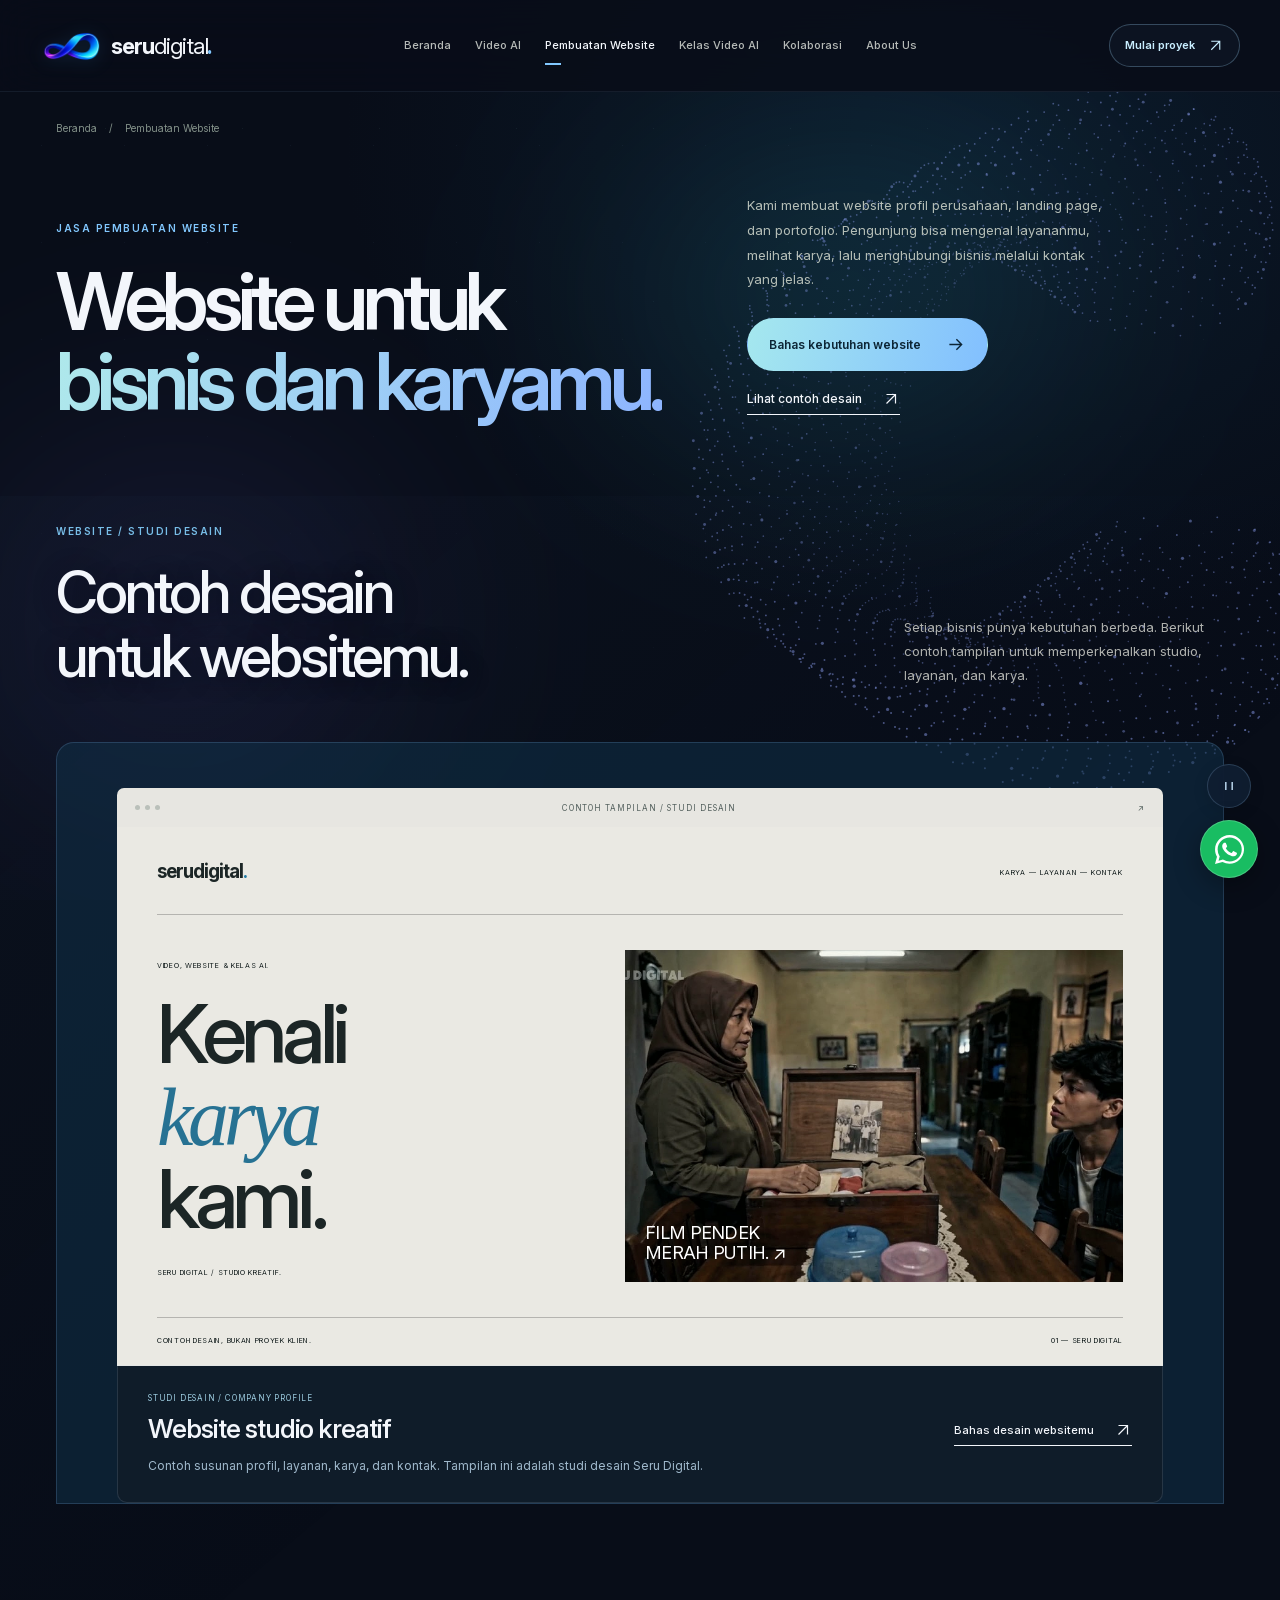
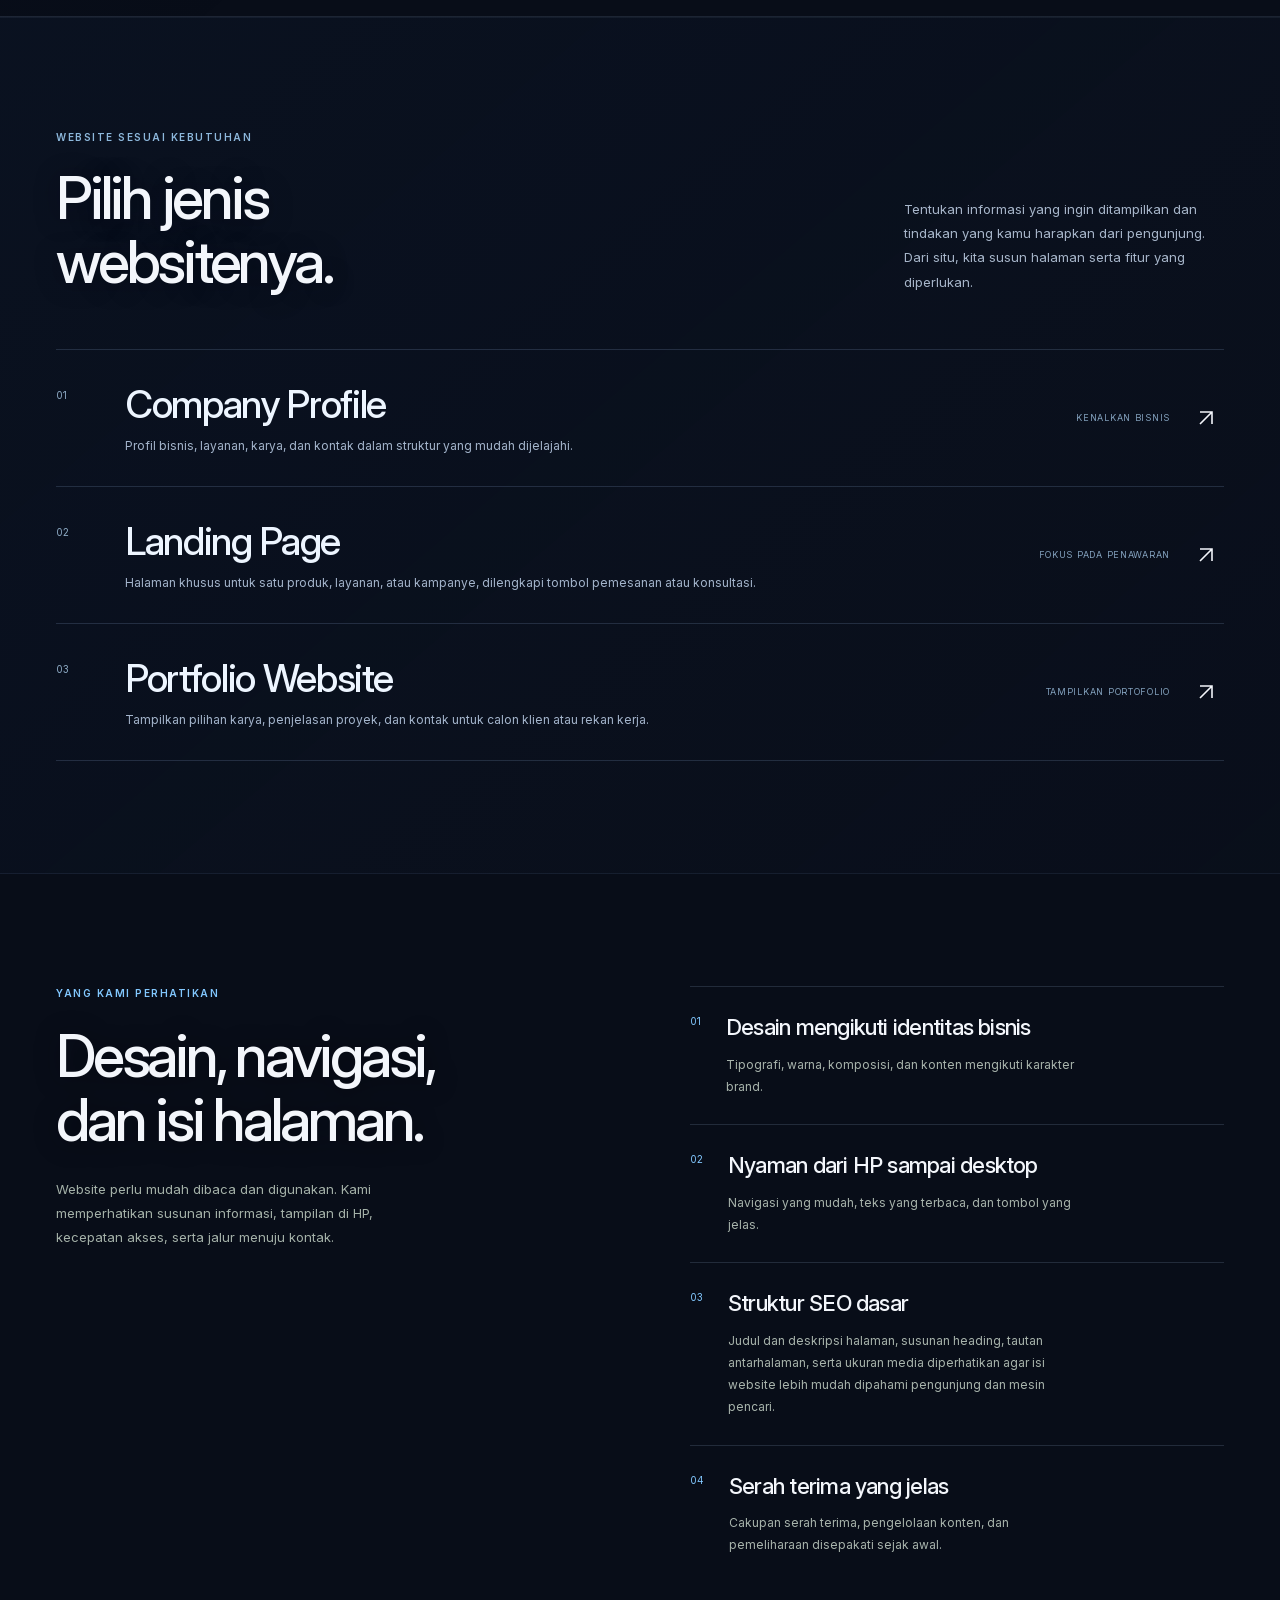
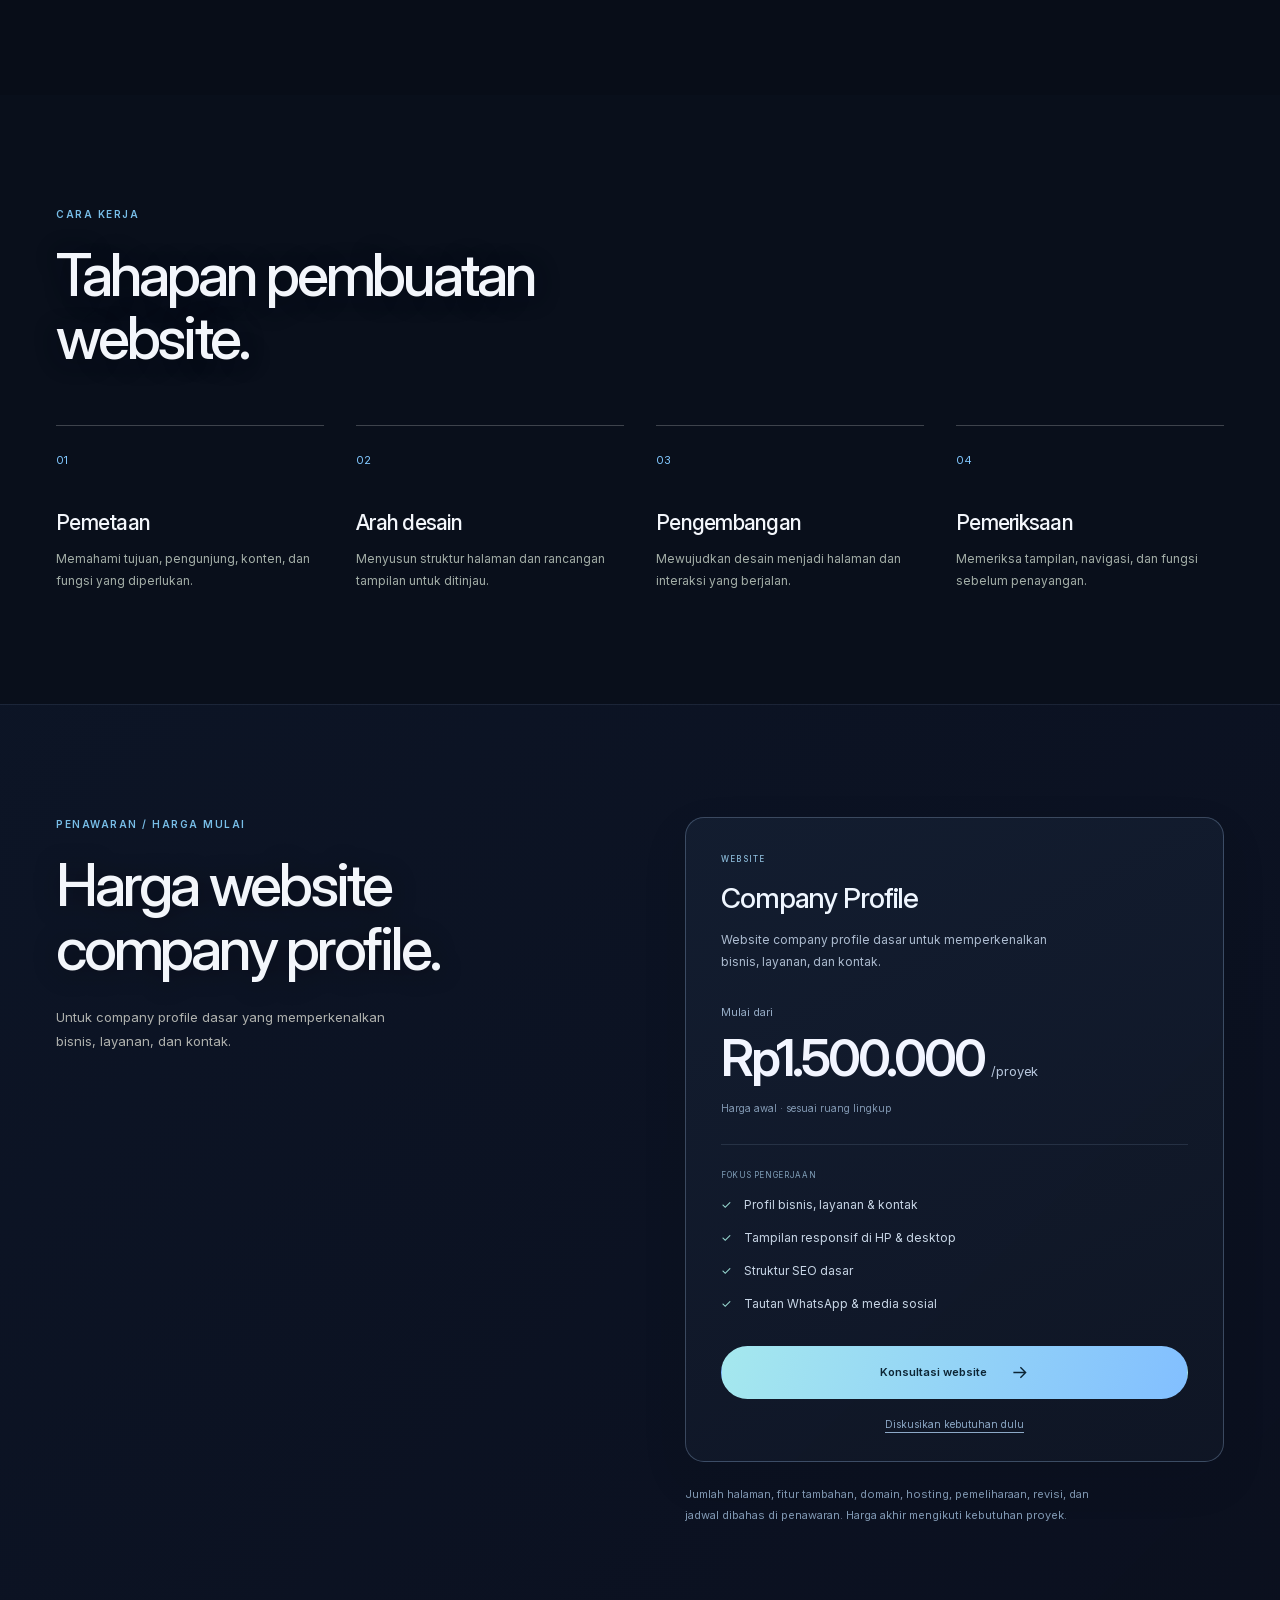
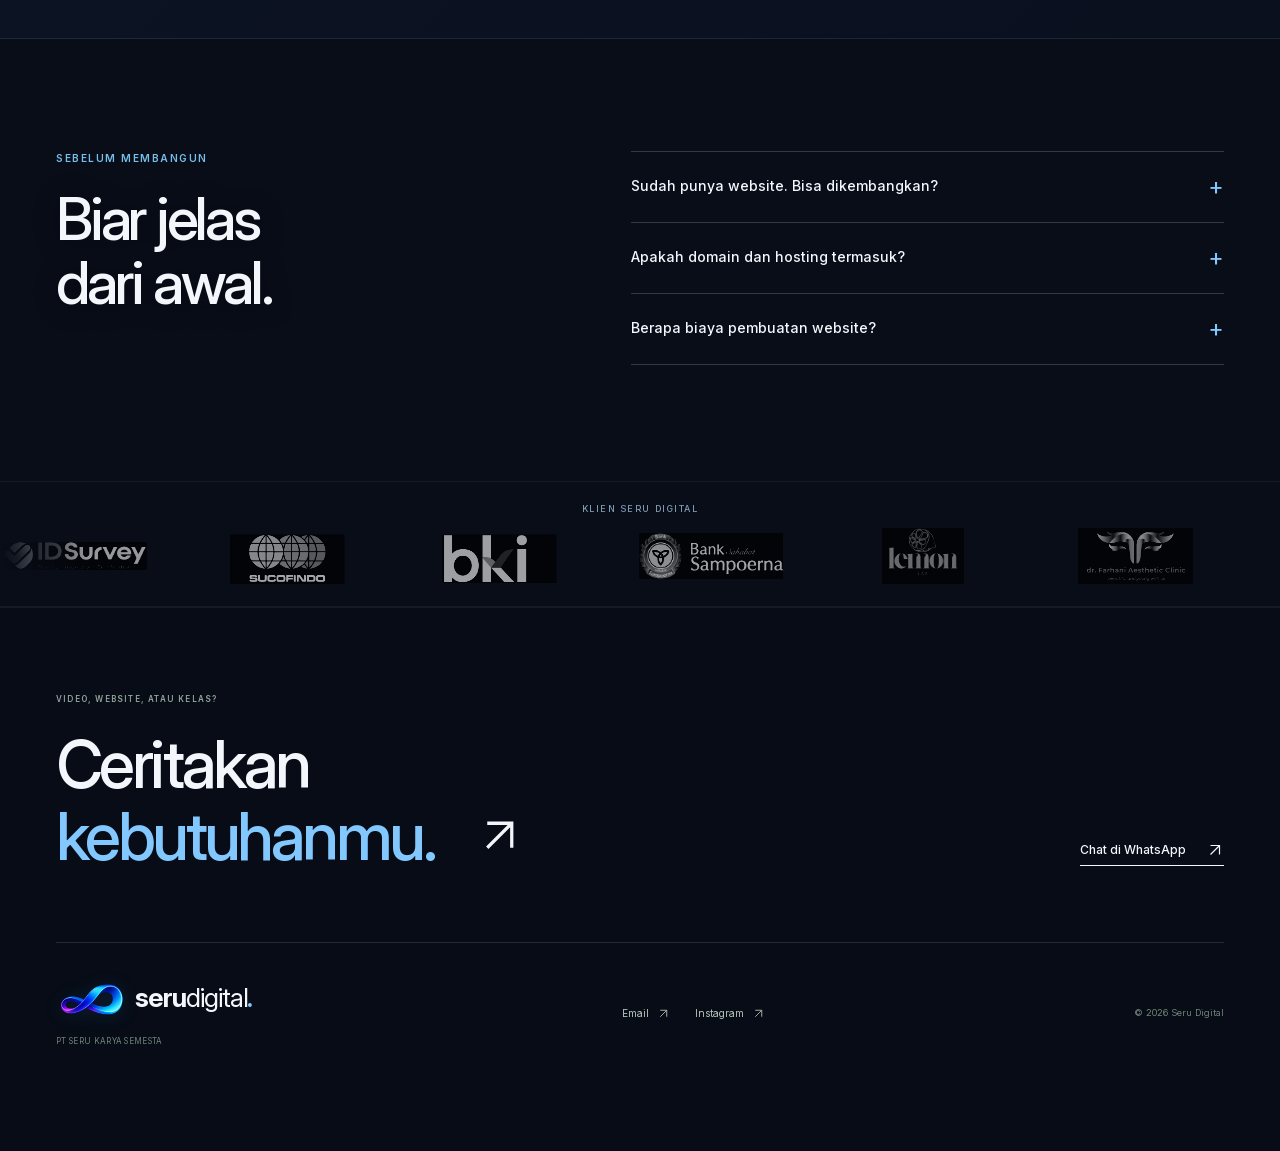
<file: pembuatan-website/index.html>
<!doctype html><html lang="id"><head><meta charset="utf-8"><meta name="viewport" content="width=device-width,initial-scale=1"><meta name="theme-color" content="#101314"><title>Jasa Pembuatan Website Company Profile | Seru Digital</title><meta name="description" content="Website company profile dasar mulai Rp1.500.000. Desain responsif dan struktur SEO dasar bersama Seru Digital. Konsultasi kebutuhan melalui WhatsApp."><meta name="robots" content="index,follow"><link rel="canonical" href="https://serudigital.my.id/pembuatan-website/"><meta property="og:type" content="website"><meta property="og:site_name" content="Seru Digital"><meta property="og:locale" content="id_ID"><meta property="og:title" content="Jasa Pembuatan Website Company Profile | Seru Digital"><meta property="og:description" content="Website company profile dasar mulai Rp1.500.000. Desain responsif dan struktur SEO dasar bersama Seru Digital. Konsultasi kebutuhan melalui WhatsApp."><meta property="og:url" content="https://serudigital.my.id/pembuatan-website/"><meta property="og:image" content="https://serudigital.my.id/assets/serudigital-homepage-preview-v2.jpg"><meta property="og:image:secure_url" content="https://serudigital.my.id/assets/serudigital-homepage-preview-v2.jpg"><meta property="og:image:type" content="image/jpeg"><meta property="og:image:width" content="1200"><meta property="og:image:height" content="630"><meta property="og:image:alt" content="Tampilan beranda Seru Digital: Video AI, Website, dan Kelas Video AI"><meta name="twitter:card" content="summary_large_image"><meta name="twitter:title" content="Jasa Pembuatan Website Company Profile | Seru Digital"><meta name="twitter:description" content="Website company profile dasar mulai Rp1.500.000. Desain responsif dan struktur SEO dasar bersama Seru Digital. Konsultasi kebutuhan melalui WhatsApp."><meta name="twitter:image" content="https://serudigital.my.id/assets/serudigital-homepage-preview-v2.jpg"><meta name="twitter:image:alt" content="Tampilan beranda Seru Digital: Video AI, Website, dan Kelas Video AI"><link rel="icon" type="image/png" href="/assets/seru-favicon.png"><link rel="preload" href="/assets/inter-latin.woff2" as="font" type="font/woff2" crossorigin><link rel="stylesheet" href="/assets/styles.css"><link rel="stylesheet" href="/assets/motion.css?v=scroll-morph-1"><link rel="stylesheet" href="/assets/scroll-morph.css"><link rel="stylesheet" href="/assets/pricing.css?v=offers-1"><link rel="stylesheet" href="/assets/refinement.css?v=copy-contact-1"><link rel="stylesheet" href="/assets/services.css?v=cards-1"><link rel="stylesheet" href="/assets/clients.css?v=client-roll-1"><script type="application/ld+json">{"@context":"https://schema.org","@graph":[{"@type":"Organization","@id":"https://serudigital.my.id/#organization","name":"Seru Digital","legalName":"PT SERU KARYA SEMESTA","url":"https://serudigital.my.id","email":"seru.ilmu@gmail.com","sameAs":["https://instagram.com/seru.digital"]},{"@type":"WebSite","@id":"https://serudigital.my.id/#website","url":"https://serudigital.my.id","name":"Seru Digital","inLanguage":"id-ID","publisher":{"@id":"https://serudigital.my.id/#organization"}},{"@type":"WebPage","@id":"https://serudigital.my.id/pembuatan-website/#webpage","url":"https://serudigital.my.id/pembuatan-website/","name":"Jasa Pembuatan Website Company Profile | Seru Digital","description":"Website company profile dasar mulai Rp1.500.000. Desain responsif dan struktur SEO dasar bersama Seru Digital. Konsultasi kebutuhan melalui WhatsApp.","inLanguage":"id-ID","isPartOf":{"@id":"https://serudigital.my.id/#website"},"about":{"@id":"https://serudigital.my.id/#organization"}},{"@type":"BreadcrumbList","itemListElement":[{"@type":"ListItem","position":1,"name":"Beranda","item":"https://serudigital.my.id/"},{"@type":"ListItem","position":2,"name":"Pembuatan Website","item":"https://serudigital.my.id/pembuatan-website/"}]}]}</script><script src="/assets/app.js?v=drive-player-1" defer></script><script src="/assets/motion.js?v=scroll-morph-clients-1" type="module"></script></head><body data-page="website"><a class="skip-link" href="#main">Langsung ke konten</a><header class="site-header"><div class="nav-shell"><a class="brand" href="/" aria-label="Seru Digital, beranda"><img class="brand-symbol" src="/assets/seru-symbol.webp" alt="" width="512" height="256" decoding="async"><span class="brand-wordmark">seru<span class="brand-light">digital</span><b>.</b></span></a><button class="menu-toggle" aria-expanded="false" aria-controls="main-nav" aria-label="Buka menu"><span></span><span></span></button><nav id="main-nav" aria-label="Navigasi utama"><a href="/" >Beranda</a><a href="/video-ai/" >Video AI</a><a href="/pembuatan-website/" aria-current="page">Pembuatan Website</a><a href="/kelas-video-ai/" >Kelas Video AI</a><a href="/kolaborasi/" >Kolaborasi</a><a href="/about-us/" >About Us</a></nav><a class="header-contact" href="/kolaborasi/#brief" aria-label="Mulai proyek"><span>Mulai proyek</span><svg viewBox="0 0 24 24" fill="none" aria-hidden="true"><path d="M6 18 18 6M6 6h12v12" stroke="currentColor" stroke-width="1.6"/></svg></a></div></header><div class="motion-atmosphere" aria-hidden="true"><div class="ambient-light ambient-light-one"></div><div class="ambient-light ambient-light-two"></div><div class="ambient-stars"></div><canvas id="motion-canvas"></canvas></div><button class="motion-control" type="button" data-motion-toggle aria-pressed="false" hidden><svg viewBox="0 0 20 20" aria-hidden="true"><path class="pause-glyph" d="M6 5v10M14 5v10" stroke="currentColor" stroke-width="2"/><path class="resume-glyph" d="m7 5 8 5-8 5Z" fill="currentColor"/></svg><span>Jeda gerak</span></button><main id="main"><div class="wrap breadcrumb"><a href="/">Beranda</a><span aria-hidden="true">/</span><span>Pembuatan Website</span></div><section class="page-hero wrap"><div><p class="eyebrow">JASA PEMBUATAN WEBSITE</p><h1>Website untuk<br><span>bisnis dan karyamu.</span></h1></div><div class="page-intro"><p>Kami membuat website profil perusahaan, landing page, dan portofolio. Pengunjung bisa mengenal layananmu, melihat karya, lalu menghubungi bisnis melalui kontak yang jelas.</p><a class="button primary" href="/kolaborasi/?layanan=Pembuatan%20Website#brief">Bahas kebutuhan website<svg viewBox="0 0 24 24" fill="none" aria-hidden="true"><path d="M5 12h14M13 6l6 6-6 6" stroke="currentColor" stroke-width="1.6"/></svg></a><a class="text-link website-portfolio-link" href="#portofolio">Lihat contoh desain <svg viewBox="0 0 24 24" fill="none" aria-hidden="true"><path d="M6 18 18 6M6 6h12v12" stroke="currentColor" stroke-width="1.6"/></svg></a></div></section>
 <section id="portofolio" class="section website-portfolio"><div class="wrap"><div class="section-heading"><div><p class="eyebrow">WEBSITE / STUDI DESAIN</p><h2>Contoh desain<br>untuk websitemu.</h2></div><div class="section-heading-side"><p>Setiap bisnis punya kebutuhan berbeda. Berikut contoh tampilan untuk memperkenalkan studio, layanan, dan karya.</p></div></div></div><figure class="website-showcase wrap portfolio-study" aria-label="Studi desain website Seru Digital"><div class="browser-chrome"><span><i></i><i></i><i></i></span><span>CONTOH TAMPILAN / STUDI DESAIN</span><span>↗</span></div><div class="browser-demo"><div class="demo-top"><strong>serudigital<span>.</span></strong><span>KARYA — LAYANAN — KONTAK</span></div><div class="demo-inner"><div><span class="demo-kicker">VIDEO, WEBSITE & KELAS AI.</span><p>Kenali<br><em>karya</em><br>kami.</p><span class="demo-caption">SERU DIGITAL / STUDIO KREATIF.</span></div><div class="demo-photo"><img class="" src="/assets/merah-putih.jpg" alt="Cuplikan Merah Putih, karya Seru Digital" width="1280" height="720" loading="lazy" decoding="async"><span>FILM PENDEK<br>MERAH PUTIH. ↗</span></div></div><div class="demo-bottom"><span>CONTOH DESAIN, BUKAN PROYEK KLIEN.</span><span>01 — SERU DIGITAL</span></div></div><figcaption class="portfolio-study-caption"><div><span>STUDI DESAIN / COMPANY PROFILE</span><h3>Website studio kreatif</h3><p>Contoh susunan profil, layanan, karya, dan kontak. Tampilan ini adalah studi desain Seru Digital.</p></div><a class="text-link" href="/kolaborasi/?layanan=Pembuatan%20Website#brief">Bahas desain websitemu <svg viewBox="0 0 24 24" fill="none" aria-hidden="true"><path d="M6 18 18 6M6 6h12v12" stroke="currentColor" stroke-width="1.6"/></svg></a></figcaption></figure></section>
 <section class="section light-section"><div class="wrap"><div class="section-heading"><div><p class="eyebrow">WEBSITE SESUAI KEBUTUHAN</p><h2>Pilih jenis<br>websitenya.</h2></div><div class="section-heading-side"><p>Tentukan informasi yang ingin ditampilkan dan tindakan yang kamu harapkan dari pengunjung. Dari situ, kita susun halaman serta fitur yang diperlukan.</p></div></div><div class="service-rows"><div class="service-row"><span class="row-index">01</span><div><h3>Company Profile</h3><p>Profil bisnis, layanan, karya, dan kontak dalam struktur yang mudah dijelajahi.</p></div><span class="service-tags">KENALKAN BISNIS</span><svg viewBox="0 0 24 24" fill="none" aria-hidden="true"><path d="M6 18 18 6M6 6h12v12" stroke="currentColor" stroke-width="1.6"/></svg></div><div class="service-row"><span class="row-index">02</span><div><h3>Landing Page</h3><p>Halaman khusus untuk satu produk, layanan, atau kampanye, dilengkapi tombol pemesanan atau konsultasi.</p></div><span class="service-tags">FOKUS PADA PENAWARAN</span><svg viewBox="0 0 24 24" fill="none" aria-hidden="true"><path d="M6 18 18 6M6 6h12v12" stroke="currentColor" stroke-width="1.6"/></svg></div><div class="service-row"><span class="row-index">03</span><div><h3>Portfolio Website</h3><p>Tampilkan pilihan karya, penjelasan proyek, dan kontak untuk calon klien atau rekan kerja.</p></div><span class="service-tags">TAMPILKAN PORTOFOLIO</span><svg viewBox="0 0 24 24" fill="none" aria-hidden="true"><path d="M6 18 18 6M6 6h12v12" stroke="currentColor" stroke-width="1.6"/></svg></div></div></div></section>
 <section class="section wrap"><div class="editorial-grid"><div><p class="eyebrow">YANG KAMI PERHATIKAN</p><h2>Desain, navigasi,<br>dan isi halaman.</h2><p class="section-lead">Website perlu mudah dibaca dan digunakan. Kami memperhatikan susunan informasi, tampilan di HP, kecepatan akses, serta jalur menuju kontak.</p></div><div class="principle-list"><article><span>01</span><div><h3>Desain mengikuti identitas bisnis</h3><p>Tipografi, warna, komposisi, dan konten mengikuti karakter brand.</p></div></article><article><span>02</span><div><h3>Nyaman dari HP sampai desktop</h3><p>Navigasi yang mudah, teks yang terbaca, dan tombol yang jelas.</p></div></article><article><span>03</span><div><h3>Struktur SEO dasar</h3><p>Judul dan deskripsi halaman, susunan heading, tautan antarhalaman, serta ukuran media diperhatikan agar isi website lebih mudah dipahami pengunjung dan mesin pencari.</p></div></article><article><span>04</span><div><h3>Serah terima yang jelas</h3><p>Cakupan serah terima, pengelolaan konten, dan pemeliharaan disepakati sejak awal.</p></div></article></div></div></section>
 <section class="section alt-section"><div class="wrap"><div class="section-heading"><div><p class="eyebrow">CARA KERJA</p><h2>Tahapan pembuatan<br>website.</h2></div><div class="section-heading-side"></div></div><ol class="process-grid"><li><span class="step-number">01</span><h3>Pemetaan</h3><p>Memahami tujuan, pengunjung, konten, dan fungsi yang diperlukan.</p></li><li><span class="step-number">02</span><h3>Arah desain</h3><p>Menyusun struktur halaman dan rancangan tampilan untuk ditinjau.</p></li><li><span class="step-number">03</span><h3>Pengembangan</h3><p>Mewujudkan desain menjadi halaman dan interaksi yang berjalan.</p></li><li><span class="step-number">04</span><h3>Pemeriksaan</h3><p>Memeriksa tampilan, navigasi, dan fungsi sebelum penayangan.</p></li></ol></div></section><section id="harga" class="section pricing-section pricing-single"><div class="wrap"><div class="section-heading"><div><p class="eyebrow">PENAWARAN / HARGA MULAI</p><h2>Harga website<br>company profile.</h2></div><div class="section-heading-side"><p>Untuk company profile dasar yang memperkenalkan bisnis, layanan, dan kontak.</p></div></div><div><div class="pricing-grid"><article class="price-card " data-price-key="website"><span class="price-category">WEBSITE</span><h3>Company Profile</h3><p class="price-description">Website company profile dasar untuk memperkenalkan bisnis, layanan, dan kontak.</p><div class="price-main"><span class="price-from">Mulai dari</span><p class="price-amount">Rp1.500.000<span>/proyek</span></p><span class="price-caption">Harga awal · sesuai ruang lingkup</span></div><p class="price-focus">Fokus pengerjaan</p><ul class="price-features"><li>Profil bisnis, layanan &amp; kontak</li><li>Tampilan responsif di HP &amp; desktop</li><li>Struktur SEO dasar</li><li>Tautan WhatsApp &amp; media sosial</li></ul><a class="button primary" href="https://wa.me/6285757305799?text=Halo%20Seru%20Digital%2C%20saya%20tertarik%20website%20company%20profile%20dengan%20harga%20mulai%20Rp1.500.000%2Fproyek.%20Boleh%20konsultasi%20cakupan%2C%20jadwal%2C%20dan%20penawarannya%3F">Konsultasi website<svg viewBox="0 0 24 24" fill="none" aria-hidden="true"><path d="M5 12h14M13 6l6 6-6 6" stroke="currentColor" stroke-width="1.6"/></svg></a><a class="price-secondary" href="https://wa.me/6285757305799?text=Halo%20Seru%20Digital%2C%20saya%20ingin%20diskusi%20kebutuhan%20dan%20budget%20untuk%20website%20company%20profile.">Diskusikan kebutuhan dulu</a></article></div><p class="pricing-scope">Jumlah halaman, fitur tambahan, domain, hosting, pemeliharaan, revisi, dan jadwal dibahas di penawaran. Harga akhir mengikuti kebutuhan proyek.</p></div></div></section><section class="section wrap faq-section"><div class="section-heading"><div><p class="eyebrow">SEBELUM MEMBANGUN</p><h2>Biar jelas<br>dari awal.</h2></div><div class="section-heading-side"></div></div><div class="faq-list"><details><summary>Sudah punya website. Bisa dikembangkan?<span aria-hidden="true">+</span></summary><p>Bisa didiskusikan. Kami perlu melihat platform, file proyek, kondisi website, dan perubahan yang dibutuhkan untuk menentukan pendekatan yang sesuai.</p></details><details><summary>Apakah domain dan hosting termasuk?<span aria-hidden="true">+</span></summary><p>Kebutuhan domain, hosting, email bisnis, dan pemeliharaan dibahas di dalam penawaran agar cakupannya jelas.</p></details><details><summary>Berapa biaya pembuatan website?<span aria-hidden="true">+</span></summary><p>Website company profile dasar mulai Rp1.500.000. Harga akhir mengikuti jumlah halaman, fungsi, kesiapan konten, dan kebutuhan integrasi. Konsultasikan kebutuhanmu melalui WhatsApp.</p></details></div></section></main><section id="klien" class="client-section" aria-labelledby="clients-heading"><h2 id="clients-heading" class="clients-caption">Klien Seru Digital</h2><div class="client-marquee" role="region" tabindex="0" aria-label="Logo klien Seru Digital untuk layanan website dan video AI"><div class="clients-track"><ul class="clients-group" aria-label="Klien Seru Digital"><li class="client-logo logo-kind-wide"><img src="/assets/clients/idsurvey.webp" alt="IDSurvey" title="IDSurvey" width="800" height="160" loading="lazy" decoding="async"></li><li class="client-logo logo-kind-group"><img src="/assets/clients/sucofindo.webp" alt="SUCOFINDO" title="SUCOFINDO" width="800" height="516" loading="lazy" decoding="async"></li><li class="client-logo logo-kind-group"><img src="/assets/clients/bki.webp" alt="BKI" title="BKI" width="800" height="478" loading="lazy" decoding="async"></li><li class="client-logo logo-kind-wide"><img src="/assets/clients/bank-sahabat-sampoerna.webp" alt="Bank Sahabat Sampoerna" title="Bank Sahabat Sampoerna" width="800" height="255" loading="lazy" decoding="async"></li><li class="client-logo logo-kind-lemon"><img src="/assets/clients/lemon-lab.webp" alt="Lemon Lab" title="Lemon Lab" width="800" height="800" loading="lazy" decoding="async"></li><li class="client-logo logo-kind-clinic"><img src="/assets/clients/dr-farhani.webp" alt="dr. Farhani Aesthetic Clinic" title="dr. Farhani Aesthetic Clinic" width="800" height="800" loading="lazy" decoding="async"></li><li class="client-logo logo-kind-square"><img src="/assets/clients/vet-time.webp" alt="Vet Time" title="Vet Time" width="800" height="800" loading="lazy" decoding="async"></li><li class="client-logo logo-kind-square"><img src="/assets/clients/happy-time.webp" alt="Happy Time" title="Happy Time" width="800" height="800" loading="lazy" decoding="async"></li><li class="client-logo logo-kind-institution"><img src="/assets/clients/kementerian-imigrasi-pemasyarakatan.webp" alt="Kementerian Imigrasi dan Pemasyarakatan" title="Kementerian Imigrasi dan Pemasyarakatan" width="800" height="450" loading="lazy" decoding="async"></li></ul><ul class="clients-group" aria-hidden="true"><li class="client-logo logo-kind-wide"><img src="/assets/clients/idsurvey.webp" alt=""  width="800" height="160" loading="lazy" decoding="async"></li><li class="client-logo logo-kind-group"><img src="/assets/clients/sucofindo.webp" alt=""  width="800" height="516" loading="lazy" decoding="async"></li><li class="client-logo logo-kind-group"><img src="/assets/clients/bki.webp" alt=""  width="800" height="478" loading="lazy" decoding="async"></li><li class="client-logo logo-kind-wide"><img src="/assets/clients/bank-sahabat-sampoerna.webp" alt=""  width="800" height="255" loading="lazy" decoding="async"></li><li class="client-logo logo-kind-lemon"><img src="/assets/clients/lemon-lab.webp" alt=""  width="800" height="800" loading="lazy" decoding="async"></li><li class="client-logo logo-kind-clinic"><img src="/assets/clients/dr-farhani.webp" alt=""  width="800" height="800" loading="lazy" decoding="async"></li><li class="client-logo logo-kind-square"><img src="/assets/clients/vet-time.webp" alt=""  width="800" height="800" loading="lazy" decoding="async"></li><li class="client-logo logo-kind-square"><img src="/assets/clients/happy-time.webp" alt=""  width="800" height="800" loading="lazy" decoding="async"></li><li class="client-logo logo-kind-institution"><img src="/assets/clients/kementerian-imigrasi-pemasyarakatan.webp" alt=""  width="800" height="450" loading="lazy" decoding="async"></li></ul></div></div></section><footer id="kontak" class="site-footer"><div class="wrap footer-top"><div><p class="eyebrow">VIDEO, WEBSITE, ATAU KELAS?</p><a class="footer-invite" href="/kolaborasi/">Ceritakan<br><span>kebutuhanmu.</span> <svg viewBox="0 0 24 24" fill="none" aria-hidden="true"><path d="M6 18 18 6M6 6h12v12" stroke="currentColor" stroke-width="1.6"/></svg></a></div><a class="text-link" href="https://wa.me/6285757305799?text=Halo%20Seru%20Digital%2C%20saya%20ingin%20berdiskusi%20tentang%20proyek." target="_blank" rel="noopener noreferrer">Chat di WhatsApp <svg viewBox="0 0 24 24" fill="none" aria-hidden="true"><path d="M6 18 18 6M6 6h12v12" stroke="currentColor" stroke-width="1.6"/></svg></a></div><div class="wrap footer-bottom"><div><a class="brand footer-brand" href="/" aria-label="Seru Digital, beranda"><img class="brand-symbol" src="/assets/seru-symbol.webp" alt="" width="512" height="256" loading="lazy" decoding="async"><span class="brand-wordmark">seru<span class="brand-light">digital</span><b>.</b></span></a><p>PT SERU KARYA SEMESTA</p></div><div class="footer-social"><a href="mailto:seru.ilmu@gmail.com">Email <svg viewBox="0 0 24 24" fill="none" aria-hidden="true"><path d="M6 18 18 6M6 6h12v12" stroke="currentColor" stroke-width="1.6"/></svg></a><a href="https://instagram.com/seru.digital" target="_blank" rel="noopener noreferrer">Instagram <svg viewBox="0 0 24 24" fill="none" aria-hidden="true"><path d="M6 18 18 6M6 6h12v12" stroke="currentColor" stroke-width="1.6"/></svg></a></div><p class="copyright">© 2026 Seru Digital</p></div></footer><a class="whatsapp-float" href="https://wa.me/6285757305799?text=Halo%20Seru%20Digital%2C%20saya%20ingin%20konsultasi%20layanan." target="_blank" rel="noopener noreferrer" aria-label="Hubungi Seru Digital lewat WhatsApp" title="Chat dengan Seru Digital"><svg viewBox="0 0 24 24" fill="currentColor" aria-hidden="true"><path d="M20.52 3.48A11.91 11.91 0 0 0 12.03 0C5.42 0 .04 5.38.04 11.99c0 2.11.55 4.17 1.6 5.99L0 24l6.17-1.62a11.98 11.98 0 0 0 5.85 1.49h.01c6.61 0 11.99-5.38 12-11.99a11.91 11.91 0 0 0-3.51-8.4ZM12.03 21.85a9.92 9.92 0 0 1-5.06-1.38l-.36-.21-3.66.96.98-3.57-.23-.37a9.87 9.87 0 0 1-1.51-5.29c0-5.49 4.47-9.96 9.97-9.96a9.9 9.9 0 0 1 7.05 2.92 9.9 9.9 0 0 1 2.91 7.06c0 5.5-4.47 9.97-9.97 9.97Zm5.47-7.46c-.3-.15-1.77-.87-2.04-.97-.28-.1-.48-.15-.68.15-.2.3-.77.97-.95 1.17-.17.2-.35.22-.65.07-.3-.15-1.26-.46-2.4-1.48-.89-.8-1.49-1.78-1.66-2.08-.18-.3-.02-.46.13-.61.14-.13.3-.35.45-.52.15-.18.2-.3.3-.5.1-.2.05-.38-.03-.53-.07-.15-.67-1.62-.92-2.22-.24-.58-.49-.5-.67-.51h-.58c-.2 0-.53.07-.8.37-.28.3-1.05 1.03-1.05 2.5s1.08 2.9 1.23 3.1c.15.2 2.12 3.23 5.13 4.53.72.31 1.28.5 1.72.63.72.23 1.37.2 1.88.12.57-.09 1.77-.73 2.02-1.43.25-.7.25-1.3.18-1.42-.08-.13-.28-.2-.58-.35Z"/></svg><span class="whatsapp-hint" aria-hidden="true">Chat WhatsApp</span></a><dialog class="video-dialog" id="video-dialog" aria-labelledby="video-dialog-title"><div class="dialog-top"><h2 id="video-dialog-title">Putar karya</h2><button class="dialog-close" aria-label="Tutup video">Tutup <span aria-hidden="true">×</span></button></div><div class="video-frame"></div><p class="video-help"><span id="video-provider-label">Video diputar melalui YouTube.</span> <a id="video-external" href="https://www.youtube.com/" target="_blank" rel="noopener noreferrer"><span id="video-external-label">Buka di YouTube</span> <svg viewBox="0 0 24 24" fill="none" aria-hidden="true"><path d="M6 18 18 6M6 6h12v12" stroke="currentColor" stroke-width="1.6"/></svg></a></p></dialog></body></html>
</file>
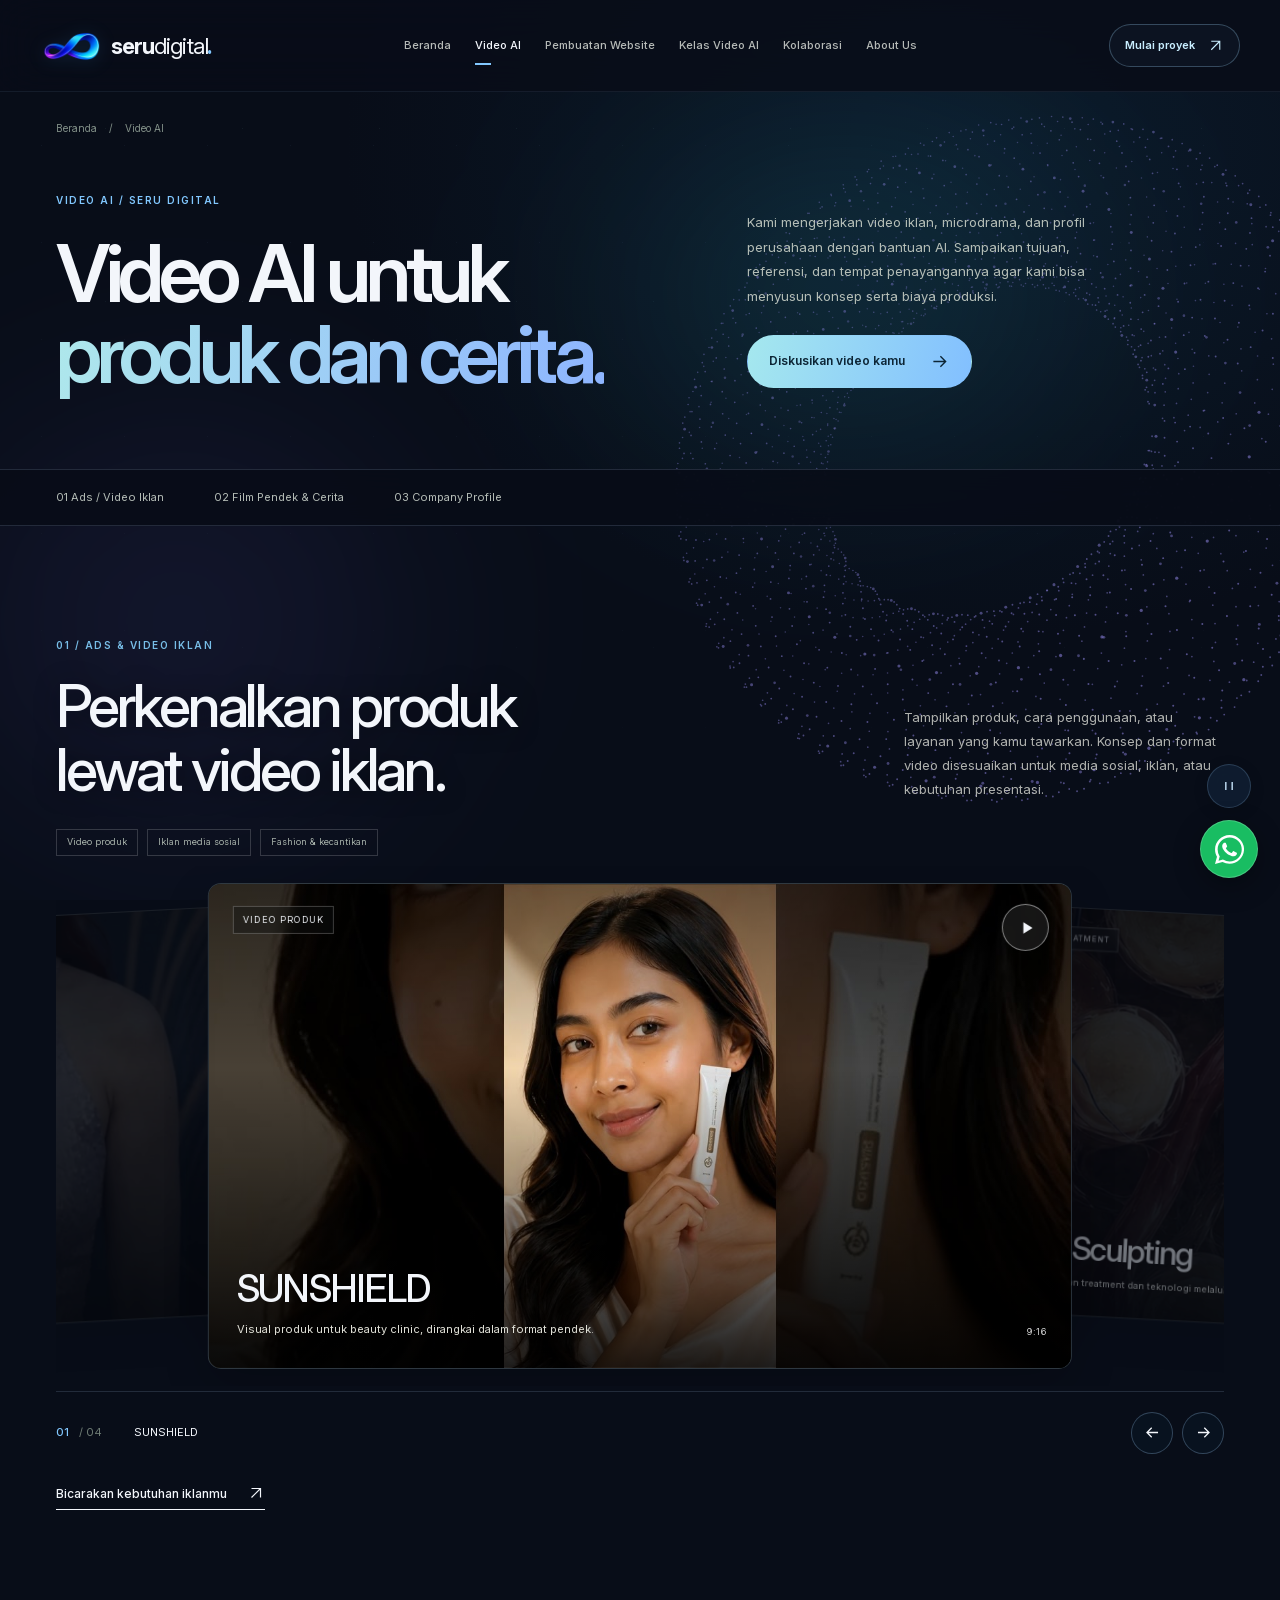
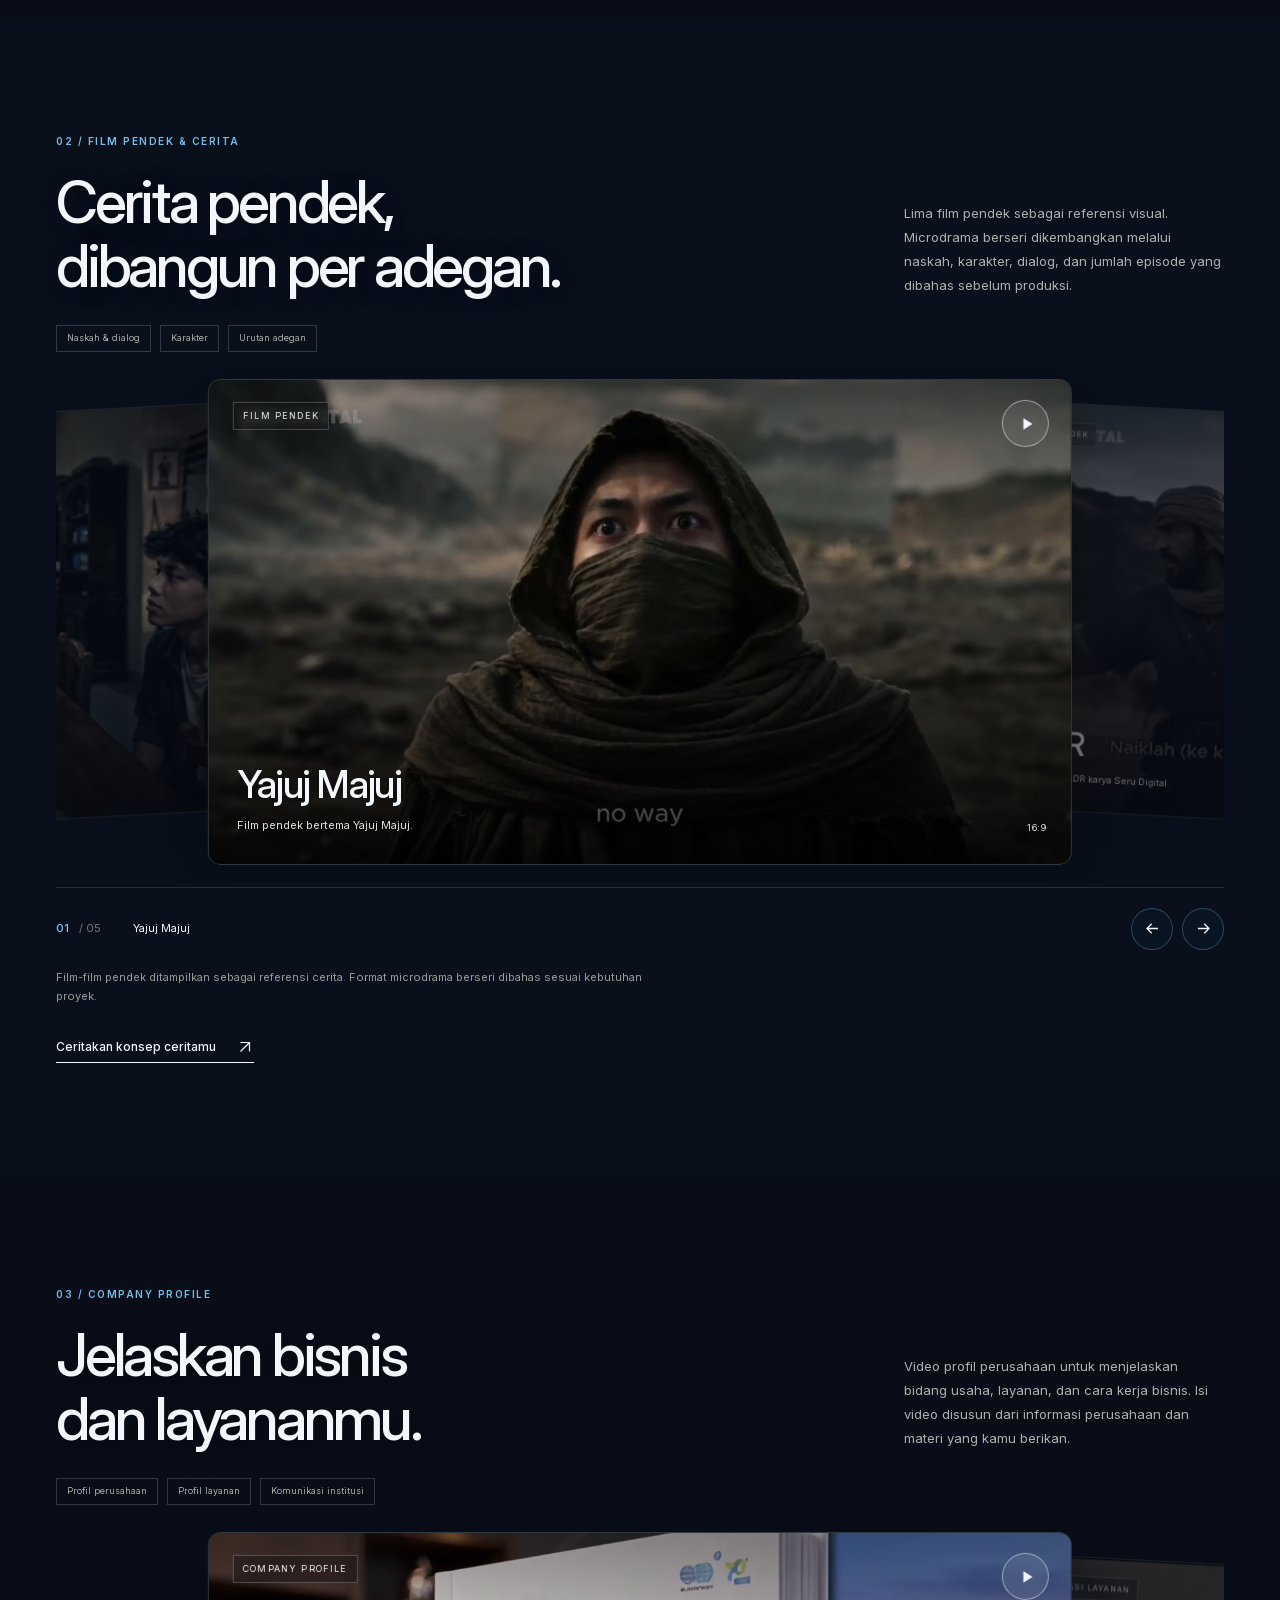
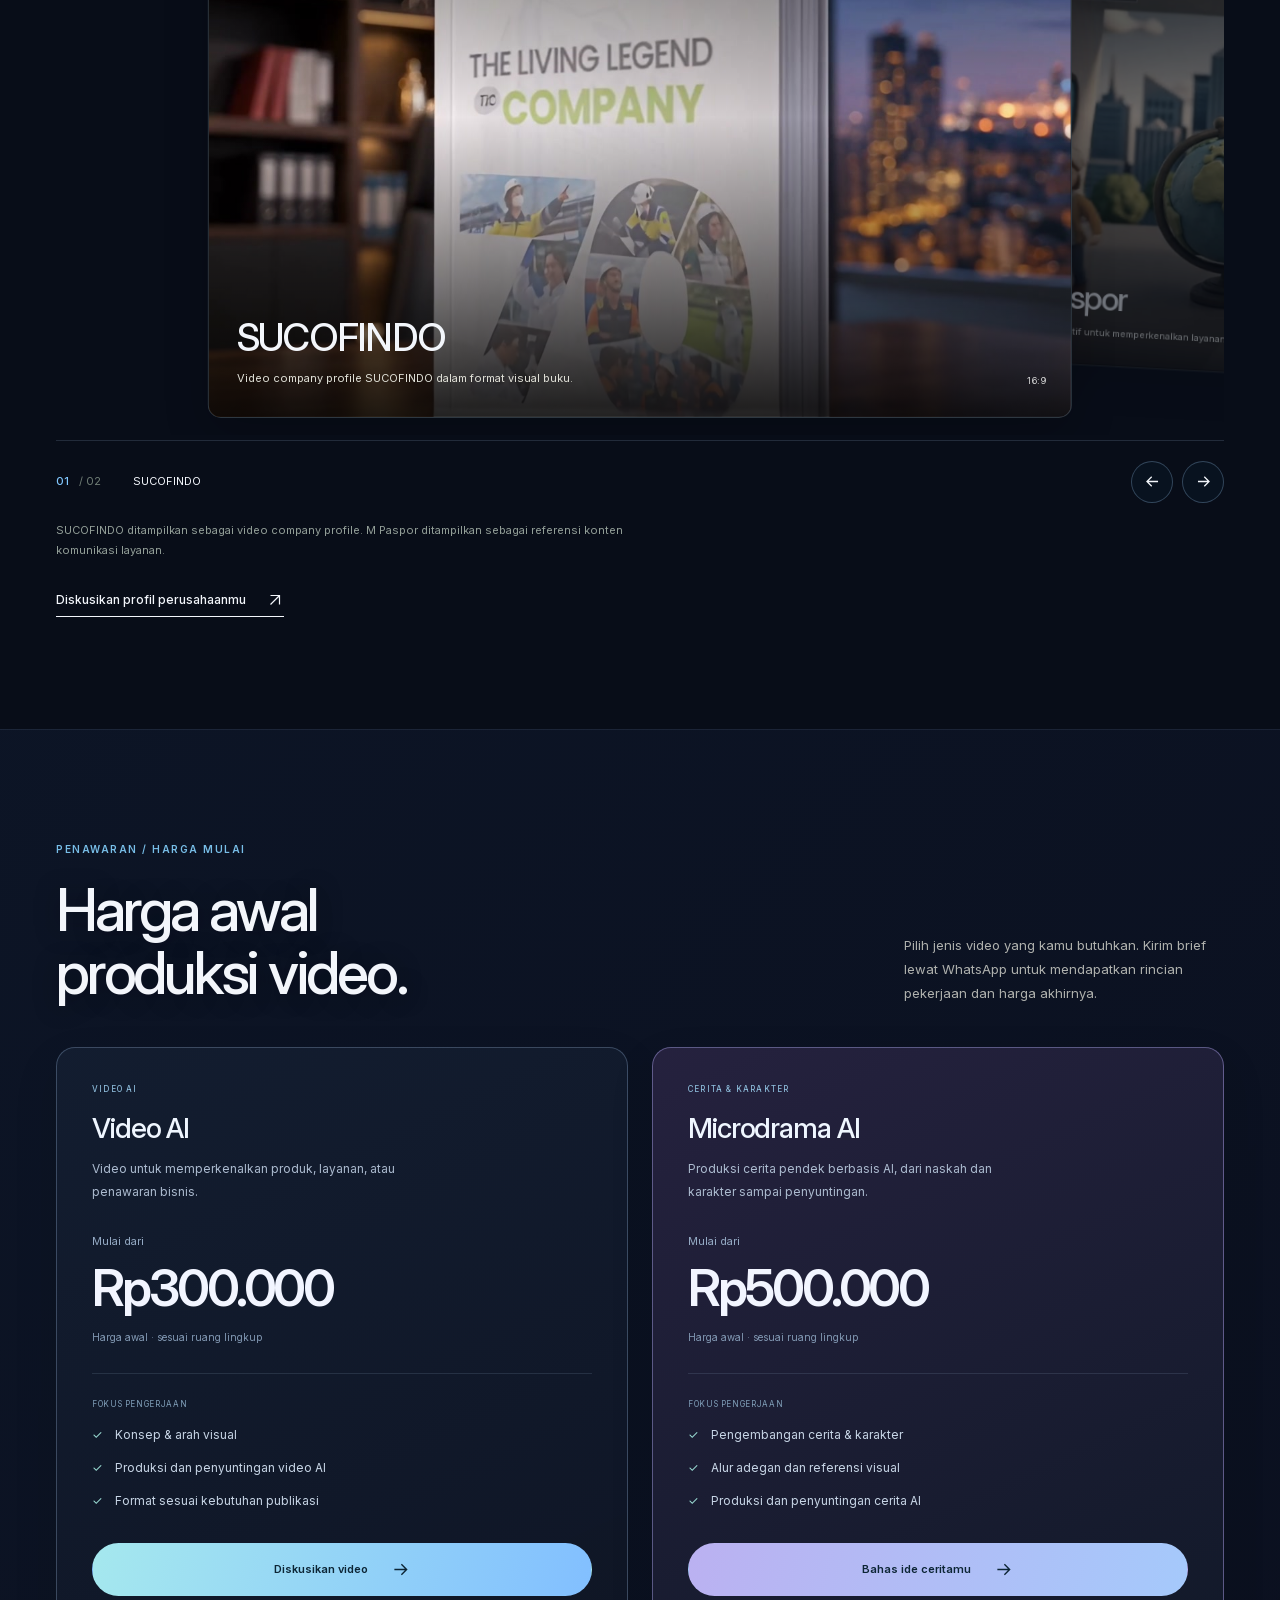
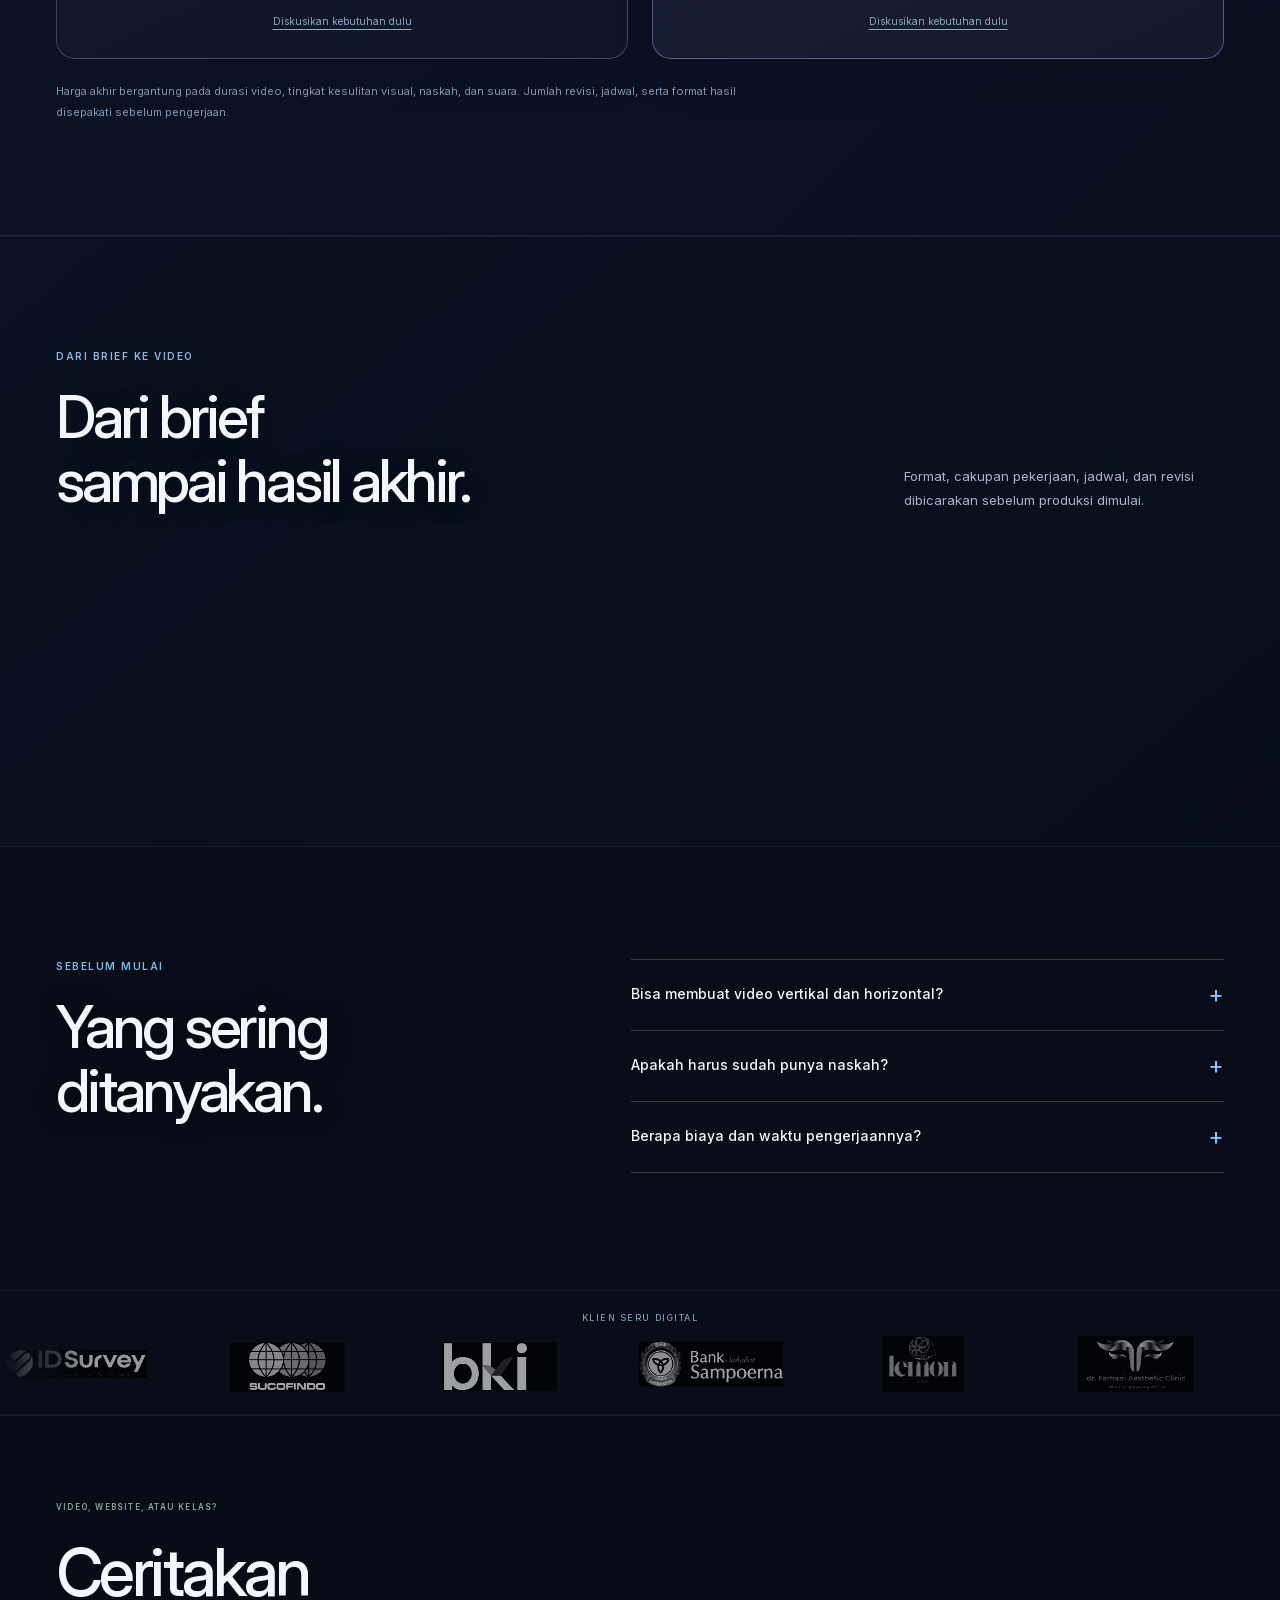
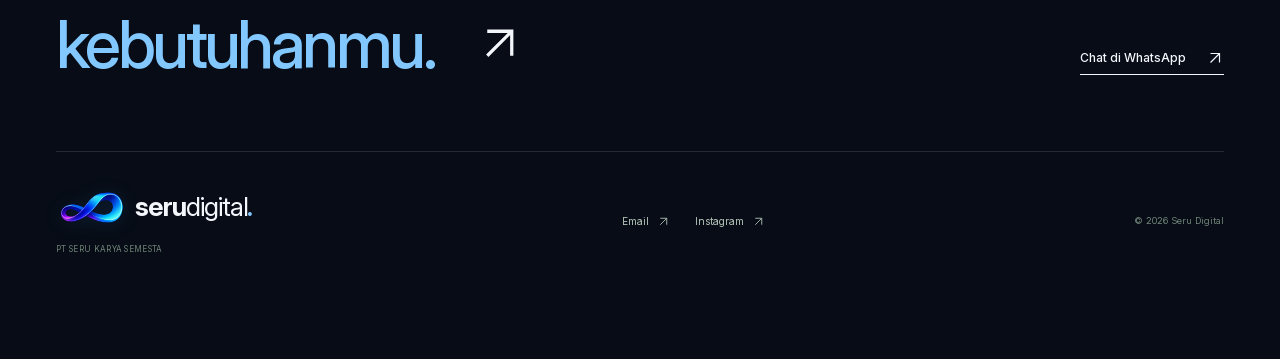
<file: video-ai/index.html>
<!doctype html><html lang="id"><head><meta charset="utf-8"><meta name="viewport" content="width=device-width,initial-scale=1"><meta name="theme-color" content="#101314"><title>Jasa Video AI: Iklan, Microdrama &amp; Company Profile | Seru Digital</title><meta name="description" content="Video AI mulai Rp300.000 dan microdrama AI mulai Rp500.000. Lihat karya Seru Digital dan diskusikan kebutuhan produksimu."><meta name="robots" content="index,follow"><link rel="canonical" href="https://serudigital.my.id/video-ai/"><meta property="og:type" content="website"><meta property="og:site_name" content="Seru Digital"><meta property="og:locale" content="id_ID"><meta property="og:title" content="Jasa Video AI: Iklan, Microdrama &amp; Company Profile | Seru Digital"><meta property="og:description" content="Video AI mulai Rp300.000 dan microdrama AI mulai Rp500.000. Lihat karya Seru Digital dan diskusikan kebutuhan produksimu."><meta property="og:url" content="https://serudigital.my.id/video-ai/"><meta property="og:image" content="https://serudigital.my.id/assets/serudigital-homepage-preview-v2.jpg"><meta property="og:image:secure_url" content="https://serudigital.my.id/assets/serudigital-homepage-preview-v2.jpg"><meta property="og:image:type" content="image/jpeg"><meta property="og:image:width" content="1200"><meta property="og:image:height" content="630"><meta property="og:image:alt" content="Tampilan beranda Seru Digital: Video AI, Website, dan Kelas Video AI"><meta name="twitter:card" content="summary_large_image"><meta name="twitter:title" content="Jasa Video AI: Iklan, Microdrama &amp; Company Profile | Seru Digital"><meta name="twitter:description" content="Video AI mulai Rp300.000 dan microdrama AI mulai Rp500.000. Lihat karya Seru Digital dan diskusikan kebutuhan produksimu."><meta name="twitter:image" content="https://serudigital.my.id/assets/serudigital-homepage-preview-v2.jpg"><meta name="twitter:image:alt" content="Tampilan beranda Seru Digital: Video AI, Website, dan Kelas Video AI"><link rel="icon" type="image/png" href="/assets/seru-favicon.png"><link rel="preload" href="/assets/inter-latin.woff2" as="font" type="font/woff2" crossorigin><link rel="stylesheet" href="/assets/styles.css"><link rel="stylesheet" href="/assets/motion.css?v=scroll-morph-1"><link rel="stylesheet" href="/assets/scroll-morph.css"><link rel="stylesheet" href="/assets/pricing.css?v=offers-1"><link rel="stylesheet" href="/assets/refinement.css?v=copy-contact-1"><link rel="stylesheet" href="/assets/services.css?v=cards-1"><link rel="stylesheet" href="/assets/clients.css?v=client-roll-1"><script type="application/ld+json">{"@context":"https://schema.org","@graph":[{"@type":"Organization","@id":"https://serudigital.my.id/#organization","name":"Seru Digital","legalName":"PT SERU KARYA SEMESTA","url":"https://serudigital.my.id","email":"seru.ilmu@gmail.com","sameAs":["https://instagram.com/seru.digital"]},{"@type":"WebSite","@id":"https://serudigital.my.id/#website","url":"https://serudigital.my.id","name":"Seru Digital","inLanguage":"id-ID","publisher":{"@id":"https://serudigital.my.id/#organization"}},{"@type":"WebPage","@id":"https://serudigital.my.id/video-ai/#webpage","url":"https://serudigital.my.id/video-ai/","name":"Jasa Video AI: Iklan, Microdrama & Company Profile | Seru Digital","description":"Video AI mulai Rp300.000 dan microdrama AI mulai Rp500.000. Lihat karya Seru Digital dan diskusikan kebutuhan produksimu.","inLanguage":"id-ID","isPartOf":{"@id":"https://serudigital.my.id/#website"},"about":{"@id":"https://serudigital.my.id/#organization"}},{"@type":"BreadcrumbList","itemListElement":[{"@type":"ListItem","position":1,"name":"Beranda","item":"https://serudigital.my.id/"},{"@type":"ListItem","position":2,"name":"Video AI","item":"https://serudigital.my.id/video-ai/"}]}]}</script><script src="/assets/app.js?v=drive-player-1" defer></script><script src="/assets/motion.js?v=scroll-morph-clients-1" type="module"></script></head><body data-page="video"><a class="skip-link" href="#main">Langsung ke konten</a><header class="site-header"><div class="nav-shell"><a class="brand" href="/" aria-label="Seru Digital, beranda"><img class="brand-symbol" src="/assets/seru-symbol.webp" alt="" width="512" height="256" decoding="async"><span class="brand-wordmark">seru<span class="brand-light">digital</span><b>.</b></span></a><button class="menu-toggle" aria-expanded="false" aria-controls="main-nav" aria-label="Buka menu"><span></span><span></span></button><nav id="main-nav" aria-label="Navigasi utama"><a href="/" >Beranda</a><a href="/video-ai/" aria-current="page">Video AI</a><a href="/pembuatan-website/" >Pembuatan Website</a><a href="/kelas-video-ai/" >Kelas Video AI</a><a href="/kolaborasi/" >Kolaborasi</a><a href="/about-us/" >About Us</a></nav><a class="header-contact" href="/kolaborasi/#brief" aria-label="Mulai proyek"><span>Mulai proyek</span><svg viewBox="0 0 24 24" fill="none" aria-hidden="true"><path d="M6 18 18 6M6 6h12v12" stroke="currentColor" stroke-width="1.6"/></svg></a></div></header><div class="motion-atmosphere" aria-hidden="true"><div class="ambient-light ambient-light-one"></div><div class="ambient-light ambient-light-two"></div><div class="ambient-stars"></div><canvas id="motion-canvas"></canvas></div><button class="motion-control" type="button" data-motion-toggle aria-pressed="false" hidden><svg viewBox="0 0 20 20" aria-hidden="true"><path class="pause-glyph" d="M6 5v10M14 5v10" stroke="currentColor" stroke-width="2"/><path class="resume-glyph" d="m7 5 8 5-8 5Z" fill="currentColor"/></svg><span>Jeda gerak</span></button><main id="main"><div class="wrap breadcrumb"><a href="/">Beranda</a><span aria-hidden="true">/</span><span>Video AI</span></div><section class="page-hero wrap"><div><p class="eyebrow">VIDEO AI / SERU DIGITAL</p><h1>Video AI untuk<br><span>produk dan cerita.</span></h1></div><div class="page-intro"><p>Kami mengerjakan video iklan, microdrama, dan profil perusahaan dengan bantuan AI. Sampaikan tujuan, referensi, dan tempat penayangannya agar kami bisa menyusun konsep serta biaya produksi.</p><a class="button primary" href="/kolaborasi/?layanan=Video%20AI#brief">Diskusikan video kamu<svg viewBox="0 0 24 24" fill="none" aria-hidden="true"><path d="M5 12h14M13 6l6 6-6 6" stroke="currentColor" stroke-width="1.6"/></svg></a></div></section><div class="category-nav"><nav class="wrap" aria-label="Kategori video"><a href="#ads">01 Ads / Video Iklan</a><a href="#microdrama">02 Film Pendek & Cerita</a><a href="#company-profile">03 Company Profile</a></nav></div>
 <section class="section video-category" id="ads"><div class="wrap"><div class="section-heading"><div><p class="eyebrow">01 / ADS & VIDEO IKLAN</p><h2>Perkenalkan produk<br>lewat video iklan.</h2></div><div class="section-heading-side"><p>Tampilkan produk, cara penggunaan, atau layanan yang kamu tawarkan. Konsep dan format video disesuaikan untuk media sosial, iklan, atau kebutuhan presentasi.</p></div></div><div class="format-tags"><span>Video produk</span><span>Iklan media sosial</span><span>Fashion & kecantikan</span></div><div class="portfolio-deck " data-deck role="region" aria-roledescription="carousel" aria-label="Ads dan video iklan"><div class="deck-stage"><button type="button" class="deck-card is-current" data-index="0" data-video="pjTFAE8wPis" data-provider="youtube" data-title="SUNSHIELD" aria-label="Putar SUNSHIELD" ><img class="" src="/assets/sunshield.jpg" alt="Cuplikan SUNSHIELD, karya Seru Digital" width="1280" height="720" loading="lazy" decoding="async"><span class="deck-shade"></span><span class="card-label">Video produk</span><span class="play-circle"><svg viewBox="0 0 24 24" aria-hidden="true"><path d="m9 5 11 7-11 7Z" fill="currentColor"/></svg></span><span class="card-info"><strong>SUNSHIELD</strong><span>Visual produk untuk beauty clinic, dirangkai dalam format pendek.</span></span><span class="card-format">9:16</span></button><button type="button" class="deck-card " data-index="1" data-video="3fR06DUR6rc" data-provider="youtube" data-title="EMS Sculpting" aria-label="Putar EMS Sculpting" tabindex="-1" aria-hidden="true"><img class="" src="/assets/ems-sculpting.jpg" alt="Cuplikan EMS Sculpting, karya Seru Digital" width="1280" height="720" loading="lazy" decoding="async"><span class="deck-shade"></span><span class="card-label">Video treatment</span><span class="play-circle"><svg viewBox="0 0 24 24" aria-hidden="true"><path d="m9 5 11 7-11 7Z" fill="currentColor"/></svg></span><span class="card-info"><strong>EMS Sculpting</strong><span>Memperkenalkan treatment dan teknologi melalui visual produk.</span></span><span class="card-format">9:16</span></button><button type="button" class="deck-card " data-index="2" data-video="_Yx_mJkfT2c" data-provider="youtube" data-title="Gamis Bono" aria-label="Putar Gamis Bono" tabindex="-1" aria-hidden="true"><img class="" src="/assets/gamis-bono.jpg" alt="Cuplikan Gamis Bono, karya Seru Digital" width="1280" height="720" loading="lazy" decoding="async"><span class="deck-shade"></span><span class="card-label">Video fashion</span><span class="play-circle"><svg viewBox="0 0 24 24" aria-hidden="true"><path d="m9 5 11 7-11 7Z" fill="currentColor"/></svg></span><span class="card-info"><strong>Gamis Bono</strong><span>Video produk fashion untuk memperkenalkan Gamis Bono.</span></span><span class="card-format">9:16</span></button><button type="button" class="deck-card " data-index="3" data-video="qcgmXhwPgz4" data-provider="youtube" data-title="Met Gala" aria-label="Putar Met Gala" tabindex="-1" aria-hidden="true"><img class="" src="/assets/met-gala.jpg" alt="Cuplikan Met Gala, karya Seru Digital" width="1280" height="720" loading="lazy" decoding="async"><span class="deck-shade"></span><span class="card-label">Visual fashion</span><span class="play-circle"><svg viewBox="0 0 24 24" aria-hidden="true"><path d="m9 5 11 7-11 7Z" fill="currentColor"/></svg></span><span class="card-info"><strong>Met Gala</strong><span>Eksplorasi visual fashion bertema Met Gala.</span></span><span class="card-format">9:16</span></button></div><div class="deck-toolbar"><p class="deck-counter" aria-live="polite"><strong>01</strong><span>/ 04</span><span class="deck-current">SUNSHIELD</span></p><div class="deck-actions"><button class="round-button deck-prev" aria-label="Karya sebelumnya: Ads dan video iklan" ><svg viewBox="0 0 24 24" fill="none" aria-hidden="true"><path d="M5 12h14M13 6l6 6-6 6" stroke="currentColor" stroke-width="1.6"/></svg></button><button class="round-button deck-next" aria-label="Karya berikutnya: Ads dan video iklan" ><svg viewBox="0 0 24 24" fill="none" aria-hidden="true"><path d="M5 12h14M13 6l6 6-6 6" stroke="currentColor" stroke-width="1.6"/></svg></button></div></div></div><a class="text-link category-cta" href="https://wa.me/6285757305799?text=Halo%20Seru%20Digital%2C%20saya%20ingin%20membuat%20video%20iklan.%20Boleh%20diskusi%20kebutuhan%20dan%20penawarannya%3F" target="_blank" rel="noopener noreferrer">Bicarakan kebutuhan iklanmu <svg viewBox="0 0 24 24" fill="none" aria-hidden="true"><path d="M6 18 18 6M6 6h12v12" stroke="currentColor" stroke-width="1.6"/></svg></a></div></section>
 <section class="section video-category alt-section" id="microdrama"><div class="wrap"><div class="section-heading"><div><p class="eyebrow">02 / FILM PENDEK & CERITA</p><h2>Cerita pendek,<br>dibangun per adegan.</h2></div><div class="section-heading-side"><p>Lima film pendek sebagai referensi visual. Microdrama berseri dikembangkan melalui naskah, karakter, dialog, dan jumlah episode yang dibahas sebelum produksi.</p></div></div><div class="format-tags"><span>Naskah & dialog</span><span>Karakter</span><span>Urutan adegan</span></div><div class="portfolio-deck " data-deck role="region" aria-roledescription="carousel" aria-label="Film pendek dan microdrama AI"><div class="deck-stage"><button type="button" class="deck-card is-current" data-index="0" data-video="ptk7ScgCUyM" data-provider="youtube" data-title="Yajuj Majuj" aria-label="Putar Yajuj Majuj" ><img class="" src="/assets/yajuj-majuj.jpg" alt="Cuplikan Yajuj Majuj, karya Seru Digital" width="1280" height="720" loading="lazy" decoding="async"><span class="deck-shade"></span><span class="card-label">Film pendek</span><span class="play-circle"><svg viewBox="0 0 24 24" aria-hidden="true"><path d="m9 5 11 7-11 7Z" fill="currentColor"/></svg></span><span class="card-info"><strong>Yajuj Majuj</strong><span>Film pendek bertema Yajuj Majuj.</span></span><span class="card-format">16:9</span></button><button type="button" class="deck-card " data-index="1" data-video="dFEjSo30L50" data-provider="youtube" data-title="BADR" aria-label="Putar BADR" tabindex="-1" aria-hidden="true"><img class="" src="/assets/badr.jpg" alt="Cuplikan BADR, karya Seru Digital" width="1280" height="720" loading="lazy" decoding="async"><span class="deck-shade"></span><span class="card-label">Film pendek</span><span class="play-circle"><svg viewBox="0 0 24 24" aria-hidden="true"><path d="m9 5 11 7-11 7Z" fill="currentColor"/></svg></span><span class="card-info"><strong>BADR</strong><span>Film pendek BADR karya Seru Digital.</span></span><span class="card-format">16:9</span></button><button type="button" class="deck-card " data-index="2" data-video="UXm3D4aUNQ4" data-provider="youtube" data-title="LELUHUR" aria-label="Putar LELUHUR" tabindex="-1" aria-hidden="true"><img class="" src="/assets/leluhur.jpg" alt="Cuplikan LELUHUR, karya Seru Digital" width="1280" height="720" loading="lazy" decoding="async"><span class="deck-shade"></span><span class="card-label">Film pendek</span><span class="play-circle"><svg viewBox="0 0 24 24" aria-hidden="true"><path d="m9 5 11 7-11 7Z" fill="currentColor"/></svg></span><span class="card-info"><strong>LELUHUR</strong><span>Film pendek LELUHUR karya Seru Digital.</span></span><span class="card-format">16:9</span></button><button type="button" class="deck-card " data-index="3" data-video="LdAjze1n-HY" data-provider="youtube" data-title="JATAH" aria-label="Putar JATAH" tabindex="-1" aria-hidden="true"><img class="" src="/assets/jatah.jpg" alt="Cuplikan JATAH, karya Seru Digital" width="1280" height="720" loading="lazy" decoding="async"><span class="deck-shade"></span><span class="card-label">Film pendek</span><span class="play-circle"><svg viewBox="0 0 24 24" aria-hidden="true"><path d="m9 5 11 7-11 7Z" fill="currentColor"/></svg></span><span class="card-info"><strong>JATAH</strong><span>Film pendek JATAH karya Seru Digital.</span></span><span class="card-format">16:9</span></button><button type="button" class="deck-card " data-index="4" data-video="v6Kiu2qaIsY" data-provider="youtube" data-title="Merah Putih" aria-label="Putar Merah Putih" tabindex="-1" aria-hidden="true"><img class="" src="/assets/merah-putih.jpg" alt="Cuplikan Merah Putih, karya Seru Digital" width="1280" height="720" loading="lazy" decoding="async"><span class="deck-shade"></span><span class="card-label">Film pendek</span><span class="play-circle"><svg viewBox="0 0 24 24" aria-hidden="true"><path d="m9 5 11 7-11 7Z" fill="currentColor"/></svg></span><span class="card-info"><strong>Merah Putih</strong><span>Film pendek berbasis AI berjudul Merah Putih.</span></span><span class="card-format">16:9</span></button></div><div class="deck-toolbar"><p class="deck-counter" aria-live="polite"><strong>01</strong><span>/ 05</span><span class="deck-current">Yajuj Majuj</span></p><div class="deck-actions"><button class="round-button deck-prev" aria-label="Karya sebelumnya: Film pendek dan microdrama AI" ><svg viewBox="0 0 24 24" fill="none" aria-hidden="true"><path d="M5 12h14M13 6l6 6-6 6" stroke="currentColor" stroke-width="1.6"/></svg></button><button class="round-button deck-next" aria-label="Karya berikutnya: Film pendek dan microdrama AI" ><svg viewBox="0 0 24 24" fill="none" aria-hidden="true"><path d="M5 12h14M13 6l6 6-6 6" stroke="currentColor" stroke-width="1.6"/></svg></button></div></div><p class="portfolio-note">Film-film pendek ditampilkan sebagai referensi cerita. Format microdrama berseri dibahas sesuai kebutuhan proyek.</p></div><a class="text-link category-cta" href="https://wa.me/6285757305799?text=Halo%20Seru%20Digital%2C%20saya%20punya%20ide%20microdrama%20atau%20cerita%20pendek.%20Boleh%20diskusi%3F" target="_blank" rel="noopener noreferrer">Ceritakan konsep ceritamu <svg viewBox="0 0 24 24" fill="none" aria-hidden="true"><path d="M6 18 18 6M6 6h12v12" stroke="currentColor" stroke-width="1.6"/></svg></a></div></section>
 <section class="section video-category" id="company-profile"><div class="wrap"><div class="section-heading"><div><p class="eyebrow">03 / COMPANY PROFILE</p><h2>Jelaskan bisnis<br>dan layananmu.</h2></div><div class="section-heading-side"><p>Video profil perusahaan untuk menjelaskan bidang usaha, layanan, dan cara kerja bisnis. Isi video disusun dari informasi perusahaan dan materi yang kamu berikan.</p></div></div><div class="format-tags"><span>Profil perusahaan</span><span>Profil layanan</span><span>Komunikasi institusi</span></div><div class="portfolio-deck " data-deck role="region" aria-roledescription="carousel" aria-label="Company profile dan komunikasi institusi"><div class="deck-stage"><button type="button" class="deck-card is-current" data-index="0" data-video="1ylqheuUR1cCW0SDcjibH15bb_wPqXelu" data-provider="drive" data-title="SUCOFINDO" aria-label="Putar SUCOFINDO" ><img class="" src="/assets/sucofindo-company-profile.jpg" alt="Cuplikan SUCOFINDO, karya Seru Digital" width="1280" height="720" loading="lazy" decoding="async"><span class="deck-shade"></span><span class="card-label">Company profile</span><span class="play-circle"><svg viewBox="0 0 24 24" aria-hidden="true"><path d="m9 5 11 7-11 7Z" fill="currentColor"/></svg></span><span class="card-info"><strong>SUCOFINDO</strong><span>Video company profile SUCOFINDO dalam format visual buku.</span></span><span class="card-format">16:9</span></button><button type="button" class="deck-card " data-index="1" data-video="HqrmwXNvFqo" data-provider="youtube" data-title="M Paspor" aria-label="Putar M Paspor" tabindex="-1" aria-hidden="true"><img class="" src="/assets/m-paspor.jpg" alt="Cuplikan M Paspor, karya Seru Digital" width="1280" height="720" loading="lazy" decoding="async"><span class="deck-shade"></span><span class="card-label">Komunikasi layanan</span><span class="play-circle"><svg viewBox="0 0 24 24" aria-hidden="true"><path d="m9 5 11 7-11 7Z" fill="currentColor"/></svg></span><span class="card-info"><strong>M Paspor</strong><span>Konten informatif untuk memperkenalkan layanan M Paspor.</span></span><span class="card-format">16:9</span></button></div><div class="deck-toolbar"><p class="deck-counter" aria-live="polite"><strong>01</strong><span>/ 02</span><span class="deck-current">SUCOFINDO</span></p><div class="deck-actions"><button class="round-button deck-prev" aria-label="Karya sebelumnya: Company profile dan komunikasi institusi" ><svg viewBox="0 0 24 24" fill="none" aria-hidden="true"><path d="M5 12h14M13 6l6 6-6 6" stroke="currentColor" stroke-width="1.6"/></svg></button><button class="round-button deck-next" aria-label="Karya berikutnya: Company profile dan komunikasi institusi" ><svg viewBox="0 0 24 24" fill="none" aria-hidden="true"><path d="M5 12h14M13 6l6 6-6 6" stroke="currentColor" stroke-width="1.6"/></svg></button></div></div><p class="portfolio-note">SUCOFINDO ditampilkan sebagai video company profile. M Paspor ditampilkan sebagai referensi konten komunikasi layanan.</p></div><a class="text-link category-cta" href="https://wa.me/6285757305799?text=Halo%20Seru%20Digital%2C%20saya%20ingin%20berdiskusi%20tentang%20video%20company%20profile." target="_blank" rel="noopener noreferrer">Diskusikan profil perusahaanmu <svg viewBox="0 0 24 24" fill="none" aria-hidden="true"><path d="M6 18 18 6M6 6h12v12" stroke="currentColor" stroke-width="1.6"/></svg></a></div></section>
 <section id="harga" class="section pricing-section "><div class="wrap"><div class="section-heading"><div><p class="eyebrow">PENAWARAN / HARGA MULAI</p><h2>Harga awal<br>produksi video.</h2></div><div class="section-heading-side"><p>Pilih jenis video yang kamu butuhkan. Kirim brief lewat WhatsApp untuk mendapatkan rincian pekerjaan dan harga akhirnya.</p></div></div><div><div class="pricing-grid"><article class="price-card " data-price-key="video"><span class="price-category">VIDEO AI</span><h3>Video AI</h3><p class="price-description">Video untuk memperkenalkan produk, layanan, atau penawaran bisnis.</p><div class="price-main"><span class="price-from">Mulai dari</span><p class="price-amount">Rp300.000</p><span class="price-caption">Harga awal · sesuai ruang lingkup</span></div><p class="price-focus">Fokus pengerjaan</p><ul class="price-features"><li>Konsep &amp; arah visual</li><li>Produksi dan penyuntingan video AI</li><li>Format sesuai kebutuhan publikasi</li></ul><a class="button primary" href="https://wa.me/6285757305799?text=Halo%20Seru%20Digital%2C%20saya%20tertarik%20video%20AI%20dengan%20harga%20mulai%20Rp300.000.%20Boleh%20konsultasi%20cakupan%2C%20jadwal%2C%20dan%20penawarannya%3F">Diskusikan video<svg viewBox="0 0 24 24" fill="none" aria-hidden="true"><path d="M5 12h14M13 6l6 6-6 6" stroke="currentColor" stroke-width="1.6"/></svg></a><a class="price-secondary" href="https://wa.me/6285757305799?text=Halo%20Seru%20Digital%2C%20saya%20ingin%20diskusi%20kebutuhan%20dan%20budget%20untuk%20video%20AI.">Diskusikan kebutuhan dulu</a></article><article class="price-card price-card-accent" data-price-key="microdrama"><span class="price-category">CERITA & KARAKTER</span><h3>Microdrama AI</h3><p class="price-description">Produksi cerita pendek berbasis AI, dari naskah dan karakter sampai penyuntingan.</p><div class="price-main"><span class="price-from">Mulai dari</span><p class="price-amount">Rp500.000</p><span class="price-caption">Harga awal · sesuai ruang lingkup</span></div><p class="price-focus">Fokus pengerjaan</p><ul class="price-features"><li>Pengembangan cerita &amp; karakter</li><li>Alur adegan dan referensi visual</li><li>Produksi dan penyuntingan cerita AI</li></ul><a class="button primary" href="https://wa.me/6285757305799?text=Halo%20Seru%20Digital%2C%20saya%20tertarik%20microdrama%20AI%20dengan%20harga%20mulai%20Rp500.000.%20Boleh%20konsultasi%20cakupan%2C%20jadwal%2C%20dan%20penawarannya%3F">Bahas ide ceritamu<svg viewBox="0 0 24 24" fill="none" aria-hidden="true"><path d="M5 12h14M13 6l6 6-6 6" stroke="currentColor" stroke-width="1.6"/></svg></a><a class="price-secondary" href="https://wa.me/6285757305799?text=Halo%20Seru%20Digital%2C%20saya%20ingin%20diskusi%20kebutuhan%20dan%20budget%20untuk%20microdrama%20AI.">Diskusikan kebutuhan dulu</a></article></div><p class="pricing-scope">Harga akhir bergantung pada durasi video, tingkat kesulitan visual, naskah, dan suara. Jumlah revisi, jadwal, serta format hasil disepakati sebelum pengerjaan.</p></div></div></section>
 <section class="section light-section"><div class="wrap"><div class="section-heading"><div><p class="eyebrow">DARI BRIEF KE VIDEO</p><h2>Dari brief<br>sampai hasil akhir.</h2></div><div class="section-heading-side"><p>Format, cakupan pekerjaan, jadwal, dan revisi dibicarakan sebelum produksi dimulai.</p></div></div><ol class="process-grid"><li><span class="step-number">01</span><h3>Kenali kebutuhan</h3><p>Tujuan video, audiens, pesan utama, dan kanal penayangan.</p></li><li><span class="step-number">02</span><h3>Bangun arah cerita</h3><p>Konsep, referensi visual, naskah, dan alur adegan.</p></li><li><span class="step-number">03</span><h3>Produksi & review</h3><p>Pembuatan visual, penyuntingan, dan peninjauan sesuai kesepakatan.</p></li><li><span class="step-number">04</span><h3>Siap ditayangkan</h3><p>Hasil akhir disiapkan dalam format yang disepakati.</p></li></ol></div></section><section class="section wrap faq-section"><div class="section-heading"><div><p class="eyebrow">SEBELUM MULAI</p><h2>Yang sering<br>ditanyakan.</h2></div><div class="section-heading-side"></div></div><div class="faq-list"><details><summary>Bisa membuat video vertikal dan horizontal?<span aria-hidden="true">+</span></summary><p>Format mengikuti kebutuhan distribusi. Sampaikan apakah video untuk Reels, TikTok, YouTube, presentasi, atau media lainnya saat mengirim brief.</p></details><details><summary>Apakah harus sudah punya naskah?<span aria-hidden="true">+</span></summary><p>Kamu bisa memulai dari ide, pesan utama, atau referensi. Kebutuhan pengembangan konsep dan naskah akan dibahas dalam penawaran.</p></details><details><summary>Berapa biaya dan waktu pengerjaannya?<span aria-hidden="true">+</span></summary><p>Video AI mulai Rp300.000 dan microdrama AI mulai Rp500.000. Biaya akhir dan jadwal menyesuaikan durasi, kompleksitas visual, suara, dan cakupan produksi. Hubungi kami untuk penawaran sesuai brief.</p></details></div></section></main><section id="klien" class="client-section" aria-labelledby="clients-heading"><h2 id="clients-heading" class="clients-caption">Klien Seru Digital</h2><div class="client-marquee" role="region" tabindex="0" aria-label="Logo klien Seru Digital untuk layanan website dan video AI"><div class="clients-track"><ul class="clients-group" aria-label="Klien Seru Digital"><li class="client-logo logo-kind-wide"><img src="/assets/clients/idsurvey.webp" alt="IDSurvey" title="IDSurvey" width="800" height="160" loading="lazy" decoding="async"></li><li class="client-logo logo-kind-group"><img src="/assets/clients/sucofindo.webp" alt="SUCOFINDO" title="SUCOFINDO" width="800" height="516" loading="lazy" decoding="async"></li><li class="client-logo logo-kind-group"><img src="/assets/clients/bki.webp" alt="BKI" title="BKI" width="800" height="478" loading="lazy" decoding="async"></li><li class="client-logo logo-kind-wide"><img src="/assets/clients/bank-sahabat-sampoerna.webp" alt="Bank Sahabat Sampoerna" title="Bank Sahabat Sampoerna" width="800" height="255" loading="lazy" decoding="async"></li><li class="client-logo logo-kind-lemon"><img src="/assets/clients/lemon-lab.webp" alt="Lemon Lab" title="Lemon Lab" width="800" height="800" loading="lazy" decoding="async"></li><li class="client-logo logo-kind-clinic"><img src="/assets/clients/dr-farhani.webp" alt="dr. Farhani Aesthetic Clinic" title="dr. Farhani Aesthetic Clinic" width="800" height="800" loading="lazy" decoding="async"></li><li class="client-logo logo-kind-square"><img src="/assets/clients/vet-time.webp" alt="Vet Time" title="Vet Time" width="800" height="800" loading="lazy" decoding="async"></li><li class="client-logo logo-kind-square"><img src="/assets/clients/happy-time.webp" alt="Happy Time" title="Happy Time" width="800" height="800" loading="lazy" decoding="async"></li><li class="client-logo logo-kind-institution"><img src="/assets/clients/kementerian-imigrasi-pemasyarakatan.webp" alt="Kementerian Imigrasi dan Pemasyarakatan" title="Kementerian Imigrasi dan Pemasyarakatan" width="800" height="450" loading="lazy" decoding="async"></li></ul><ul class="clients-group" aria-hidden="true"><li class="client-logo logo-kind-wide"><img src="/assets/clients/idsurvey.webp" alt=""  width="800" height="160" loading="lazy" decoding="async"></li><li class="client-logo logo-kind-group"><img src="/assets/clients/sucofindo.webp" alt=""  width="800" height="516" loading="lazy" decoding="async"></li><li class="client-logo logo-kind-group"><img src="/assets/clients/bki.webp" alt=""  width="800" height="478" loading="lazy" decoding="async"></li><li class="client-logo logo-kind-wide"><img src="/assets/clients/bank-sahabat-sampoerna.webp" alt=""  width="800" height="255" loading="lazy" decoding="async"></li><li class="client-logo logo-kind-lemon"><img src="/assets/clients/lemon-lab.webp" alt=""  width="800" height="800" loading="lazy" decoding="async"></li><li class="client-logo logo-kind-clinic"><img src="/assets/clients/dr-farhani.webp" alt=""  width="800" height="800" loading="lazy" decoding="async"></li><li class="client-logo logo-kind-square"><img src="/assets/clients/vet-time.webp" alt=""  width="800" height="800" loading="lazy" decoding="async"></li><li class="client-logo logo-kind-square"><img src="/assets/clients/happy-time.webp" alt=""  width="800" height="800" loading="lazy" decoding="async"></li><li class="client-logo logo-kind-institution"><img src="/assets/clients/kementerian-imigrasi-pemasyarakatan.webp" alt=""  width="800" height="450" loading="lazy" decoding="async"></li></ul></div></div></section><footer id="kontak" class="site-footer"><div class="wrap footer-top"><div><p class="eyebrow">VIDEO, WEBSITE, ATAU KELAS?</p><a class="footer-invite" href="/kolaborasi/">Ceritakan<br><span>kebutuhanmu.</span> <svg viewBox="0 0 24 24" fill="none" aria-hidden="true"><path d="M6 18 18 6M6 6h12v12" stroke="currentColor" stroke-width="1.6"/></svg></a></div><a class="text-link" href="https://wa.me/6285757305799?text=Halo%20Seru%20Digital%2C%20saya%20ingin%20berdiskusi%20tentang%20proyek." target="_blank" rel="noopener noreferrer">Chat di WhatsApp <svg viewBox="0 0 24 24" fill="none" aria-hidden="true"><path d="M6 18 18 6M6 6h12v12" stroke="currentColor" stroke-width="1.6"/></svg></a></div><div class="wrap footer-bottom"><div><a class="brand footer-brand" href="/" aria-label="Seru Digital, beranda"><img class="brand-symbol" src="/assets/seru-symbol.webp" alt="" width="512" height="256" loading="lazy" decoding="async"><span class="brand-wordmark">seru<span class="brand-light">digital</span><b>.</b></span></a><p>PT SERU KARYA SEMESTA</p></div><div class="footer-social"><a href="mailto:seru.ilmu@gmail.com">Email <svg viewBox="0 0 24 24" fill="none" aria-hidden="true"><path d="M6 18 18 6M6 6h12v12" stroke="currentColor" stroke-width="1.6"/></svg></a><a href="https://instagram.com/seru.digital" target="_blank" rel="noopener noreferrer">Instagram <svg viewBox="0 0 24 24" fill="none" aria-hidden="true"><path d="M6 18 18 6M6 6h12v12" stroke="currentColor" stroke-width="1.6"/></svg></a></div><p class="copyright">© 2026 Seru Digital</p></div></footer><a class="whatsapp-float" href="https://wa.me/6285757305799?text=Halo%20Seru%20Digital%2C%20saya%20ingin%20konsultasi%20layanan." target="_blank" rel="noopener noreferrer" aria-label="Hubungi Seru Digital lewat WhatsApp" title="Chat dengan Seru Digital"><svg viewBox="0 0 24 24" fill="currentColor" aria-hidden="true"><path d="M20.52 3.48A11.91 11.91 0 0 0 12.03 0C5.42 0 .04 5.38.04 11.99c0 2.11.55 4.17 1.6 5.99L0 24l6.17-1.62a11.98 11.98 0 0 0 5.85 1.49h.01c6.61 0 11.99-5.38 12-11.99a11.91 11.91 0 0 0-3.51-8.4ZM12.03 21.85a9.92 9.92 0 0 1-5.06-1.38l-.36-.21-3.66.96.98-3.57-.23-.37a9.87 9.87 0 0 1-1.51-5.29c0-5.49 4.47-9.96 9.97-9.96a9.9 9.9 0 0 1 7.05 2.92 9.9 9.9 0 0 1 2.91 7.06c0 5.5-4.47 9.97-9.97 9.97Zm5.47-7.46c-.3-.15-1.77-.87-2.04-.97-.28-.1-.48-.15-.68.15-.2.3-.77.97-.95 1.17-.17.2-.35.22-.65.07-.3-.15-1.26-.46-2.4-1.48-.89-.8-1.49-1.78-1.66-2.08-.18-.3-.02-.46.13-.61.14-.13.3-.35.45-.52.15-.18.2-.3.3-.5.1-.2.05-.38-.03-.53-.07-.15-.67-1.62-.92-2.22-.24-.58-.49-.5-.67-.51h-.58c-.2 0-.53.07-.8.37-.28.3-1.05 1.03-1.05 2.5s1.08 2.9 1.23 3.1c.15.2 2.12 3.23 5.13 4.53.72.31 1.28.5 1.72.63.72.23 1.37.2 1.88.12.57-.09 1.77-.73 2.02-1.43.25-.7.25-1.3.18-1.42-.08-.13-.28-.2-.58-.35Z"/></svg><span class="whatsapp-hint" aria-hidden="true">Chat WhatsApp</span></a><dialog class="video-dialog" id="video-dialog" aria-labelledby="video-dialog-title"><div class="dialog-top"><h2 id="video-dialog-title">Putar karya</h2><button class="dialog-close" aria-label="Tutup video">Tutup <span aria-hidden="true">×</span></button></div><div class="video-frame"></div><p class="video-help"><span id="video-provider-label">Video diputar melalui YouTube.</span> <a id="video-external" href="https://www.youtube.com/" target="_blank" rel="noopener noreferrer"><span id="video-external-label">Buka di YouTube</span> <svg viewBox="0 0 24 24" fill="none" aria-hidden="true"><path d="M6 18 18 6M6 6h12v12" stroke="currentColor" stroke-width="1.6"/></svg></a></p></dialog></body></html>
</file>
<file: assets/styles.css>
@font-face{font-family:Inter;src:url('/assets/inter-latin.woff2') format('woff2');font-weight:100 900;font-style:normal;font-display:swap}
:root{--ink:#101314;--paper:#f2f0eb;--white:#f6f5f1;--muted:#afb1ae;--blue:#72baff;--line:#ffffff24;--max:1240px;--ease:cubic-bezier(.22,.68,0,1.02);color-scheme:dark}
*{box-sizing:border-box}html{scroll-behavior:smooth;scroll-padding-top:110px}body{margin:0;background:var(--ink);color:var(--white);font-family:Inter,Arial,sans-serif;-webkit-font-smoothing:antialiased;line-height:1.6}body.dialog-open{overflow:hidden}a{color:inherit;text-decoration:none}button,input,select,textarea{font:inherit}button,a,input,select,textarea{-webkit-tap-highlight-color:transparent}button{cursor:pointer}button:disabled{cursor:default;opacity:.28}a,button{touch-action:manipulation}img{display:block;max-width:100%;height:auto}svg{display:inline-block;width:24px;height:24px;flex-shrink:0}button{color:inherit}::selection{background:var(--blue);color:var(--ink)}:focus-visible{outline:3px solid var(--blue);outline-offset:6px}h1,h2,h3,p{margin:0}h1,h2,h3{text-wrap:balance}h1{font-size:clamp(56px,7.35vw,106px);font-weight:600;line-height:1.01;letter-spacing:-.067em}h2{font-size:clamp(38px,4.6vw,66px);font-weight:500;line-height:1.08;letter-spacing:-.055em}h3{font-weight:500;letter-spacing:-.035em}.wrap{width:calc(100% - 112px);max-width:var(--max);margin-inline:auto}.section{padding-block:112px}.eyebrow{font-size:10px;font-weight:600;letter-spacing:.15em;line-height:1.5;text-transform:uppercase}.blue-text{color:var(--blue)}.light-section{background:var(--paper);color:var(--ink);color-scheme:light}.alt-section{background:#181c1d}.skip-link{position:fixed;z-index:500;top:12px;left:12px;padding:12px 20px;background:var(--blue);color:var(--ink);transform:translateY(-180%)}.skip-link:focus{transform:none}
.site-header{position:sticky;z-index:80;top:0;background:#101314f5;border-bottom:1px solid var(--line);backdrop-filter:blur(16px)}.nav-shell{max-width:1440px;margin:auto;min-height:88px;display:flex;align-items:center;gap:30px;padding-inline:40px}.brand{font-size:23px;letter-spacing:-1.2px;font-weight:700;white-space:nowrap;display:inline-flex;align-items:center;gap:11px;line-height:1.2}.brand-light{font-weight:400}.brand b{color:var(--blue)}.brand-mark{display:flex;width:24px;gap:3px;align-items:center;transform:skewY(-14deg)}.brand-mark i{background:var(--blue);width:5px;height:22px}.brand-mark i:nth-child(2){height:16px}.brand-mark i:nth-child(3){height:10px}#main-nav{display:flex;align-items:center;justify-content:center;gap:24px;flex:1}#main-nav a{position:relative;color:#b6bab7;font-size:11px;font-weight:500;line-height:1.4;padding-block:32px;white-space:nowrap}#main-nav a:hover,#main-nav a[aria-current]{color:var(--white)}#main-nav a[aria-current]:after{content:'';position:absolute;bottom:20px;left:0;width:16px;height:2px;background:var(--blue)}.header-contact{display:flex;gap:12px;align-items:center;font-size:11px;font-weight:600;border:1px solid #ffffff3c;padding:12px 15px;white-space:nowrap}.header-contact svg{width:17px;height:17px}.header-contact:hover{background:var(--white);color:var(--ink)}.menu-toggle{display:none}
.button{min-height:52px;display:inline-flex;align-items:center;justify-content:space-between;gap:24px;padding:15px 21px;border:1px solid transparent;font-size:12px;font-weight:600;line-height:1.45;transition:background .2s,transform .2s;max-width:100%}.button svg{width:21px;height:21px}.button.primary{background:var(--blue);color:#102338}.button.primary:hover{background:#a5d3ff;transform:translateY(-2px)}.button.dark{background:var(--ink);color:var(--white)}.button.dark:hover{background:#2b353a;transform:translateY(-2px)}.button-note{display:block;font-size:11px;line-height:1.6;color:var(--muted);margin-top:14px}.text-link{display:inline-flex;align-items:center;gap:20px;font-size:12px;font-weight:500;padding-bottom:6px;border-bottom:1px solid currentColor;line-height:1.6}.text-link svg{width:18px;height:18px}.text-link:hover{color:var(--blue)}.light-section .text-link:hover{color:#185f9a}
.home-hero{padding-top:45px}.hero-topline,.hero-bottom{display:flex;align-items:center;justify-content:space-between}.hero-topline .eyebrow{color:var(--blue)}.edition{font-size:9px;color:#8f9591;letter-spacing:.11em}.hero-main{display:grid;grid-template-columns:1.04fr 1fr;gap:42px;align-items:center;padding:54px 0 40px}.hero-copy h1{font-size:clamp(66px,7.65vw,111px);letter-spacing:-.07em}.hero-copy h1 span{color:var(--blue)}.hero-copy>p{font-size:15px;line-height:1.8;color:#c2c5c0;margin-top:27px;margin-bottom:32px}.hero-secondary{display:flex;gap:12px;align-items:center;width:max-content;font-size:11px;margin-top:22px;color:#b6bab7}.hero-secondary svg{height:16px;width:16px}.hero-secondary:hover{color:var(--blue)}.hero-art{min-width:0}.hero-film{background:#222724;border:0;display:block;position:relative;aspect-ratio:1.1;width:100%;overflow:hidden;text-align:left;padding:0}.hero-film:after{position:absolute;content:'';inset:0;background:linear-gradient(180deg,#0005,transparent 30%,#000a)}.hero-film>img{height:100%;width:100%;object-fit:cover;object-position:52%;transition:transform .65s var(--ease);filter:saturate(.75)}.hero-film:hover>img{transform:scale(1.035)}.film-top,.film-bottom{position:absolute;z-index:2;left:26px;right:26px;display:flex;justify-content:space-between}.film-top{top:25px;font-size:9px;letter-spacing:.15em}.film-bottom{bottom:26px;flex-direction:column;gap:7px}.film-bottom strong{font-size:31px;font-weight:500;letter-spacing:-.05em}.film-bottom>span{display:flex;align-items:center;justify-content:space-between;font-size:10px;color:#e1e0db}.film-bottom svg{width:19px;height:19px}.hero-play{position:absolute;z-index:2;inset:0;margin:auto;width:62px;height:62px;border:1px solid #fff9;border-radius:50%;display:grid;place-items:center;background:#ffffff12;backdrop-filter:blur(6px);transition:background .2s}.hero-play svg{width:24px;height:24px;margin-left:2px}.hero-film:hover .hero-play{background:var(--blue);color:var(--ink);border-color:var(--blue)}.hero-art-caption{display:flex;align-items:center;gap:9px;padding-top:13px;font-size:9px;color:#b1b6b2}.hero-art-caption>span:last-child{margin-left:auto;font-size:9px;color:#727d77}.blue-dot{width:5px;height:5px;border-radius:50%;background:var(--blue);flex-shrink:0}.hero-bottom{border-top:1px solid var(--line);padding-block:22px;font-size:9px;color:#909b95;gap:16px}.hero-bottom>span:nth-child(2){letter-spacing:.1em}.hero-bottom a{display:flex;align-items:center;gap:12px;color:var(--white)}.hero-bottom svg{width:17px;height:17px;transform:rotate(90deg)}
.section-heading{display:flex;justify-content:space-between;gap:50px;align-items:flex-end;margin-bottom:55px}.section-heading .eyebrow{color:var(--blue);margin-bottom:21px}.light-section .section-heading .eyebrow{color:#3e686d}.section-heading-side{max-width:320px}.section-heading-side>p{font-size:13px;color:var(--muted);line-height:1.85}.light-section .section-heading-side>p{color:#5d625f}.section-heading-side>.text-link{margin-top:22px}.service-row{display:grid;grid-template-columns:45px 1fr auto 30px;gap:24px;align-items:center;border-top:1px solid #18232232;padding:31px 0}.service-row:last-child{border-bottom:1px solid #18232232}.service-row .row-index{font-size:10px;align-self:start;padding-top:6px;color:#6e7671}.service-row h3{font-size:clamp(25px,3vw,41px);line-height:1.2}.service-row p{font-size:12px;color:#606863;margin-top:9px}.service-tags{font-size:9px;letter-spacing:.08em;color:#66706c}.service-row>svg{transition:transform .25s}.service-row:is(a):hover>svg{transform:translate(3px,-3px);color:#1976bd}.service-row:is(a):hover h3{color:#1976bd}.service-row:is(a){transition:padding .25s}.service-row:is(a):hover{padding-left:10px}
.portfolio-deck{max-width:100%;position:relative}.deck-stage{position:relative;height:clamp(275px,43vw,535px);overflow:hidden;touch-action:pan-y;isolation:isolate}.deck-card{position:absolute;left:50%;top:50%;width:74%;aspect-ratio:16/9;transform:translate(-50%,-50%);transform-origin:center;border:1px solid #ffffff1f;border-radius:5px;padding:0;background:#0a0b0b;transition:transform .65s var(--ease),opacity .45s,filter .45s;overflow:hidden;text-align:left;will-change:transform}.deck-card img{height:100%;width:100%;object-fit:cover;pointer-events:none}.deck-card:not(.is-current){filter:saturate(.5);opacity:.48}.deck-card.is-current{z-index:4}.deck-shade{position:absolute;inset:0;background:linear-gradient(180deg,#0006,transparent 38%,#000d)}.card-label{position:absolute;top:22px;left:24px;font-size:9px;text-transform:uppercase;letter-spacing:.13em;background:#10131463;backdrop-filter:blur(6px);border:1px solid #ffffff38;padding:6px 9px}.play-circle{position:absolute;top:20px;right:22px;width:47px;height:47px;border-radius:50%;border:1px solid #fff7;display:grid;place-items:center;background:#ffffff15;backdrop-filter:blur(6px);transition:background .2s}.play-circle svg{width:20px;height:20px}.deck-card.is-current:hover .play-circle{background:var(--blue);color:var(--ink);border-color:var(--blue)}.card-info{position:absolute;bottom:29px;left:28px;right:65px}.card-info strong{display:block;font-size:clamp(24px,3vw,40px);font-weight:500;letter-spacing:-.045em;line-height:1.2}.card-info>span{display:block;font-size:11px;color:#e1e1d8;max-width:47ch;line-height:1.7;margin-top:9px}.card-format{position:absolute;right:25px;bottom:29px;font-size:9px;color:#ddd;letter-spacing:.05em}.deck-toolbar{display:flex;align-items:center;justify-content:space-between;border-top:1px solid var(--line);padding:20px 0 0;margin-top:5px}.deck-counter{display:flex;align-items:center;gap:10px;font-size:11px;color:#707e76}.deck-counter strong{font-weight:500;color:var(--blue)}.deck-current{margin-left:22px;color:var(--white)}.deck-actions{display:flex;gap:9px}.round-button{width:42px;height:42px;border:1px solid #ffffff38;border-radius:50%;background:transparent;display:grid;place-items:center}.round-button:not(:disabled):hover{background:var(--blue);color:var(--ink);border-color:var(--blue)}.round-button svg{width:19px;height:19px}.deck-prev svg{transform:rotate(180deg)}.portfolio-note{font-size:11px;color:#939f98;max-width:75ch;line-height:1.8;margin-top:18px}.lab-section{background:#cee4ee;color:var(--ink);color-scheme:light}.lab-split{display:grid;grid-template-columns:1fr 1fr;gap:80px;align-items:center}.lab-split .eyebrow{color:#3f657b;margin-bottom:25px}.lab-split h2{font-size:clamp(42px,5.7vw,79px)}.lab-split h2 span{color:#31769c}.lab-split p:not(.eyebrow){font-size:13px;color:#48616d;max-width:40ch;line-height:1.9;margin-top:22px;margin-bottom:28px}.lab-composition{position:relative;padding:20px 45px 45px 0;min-height:390px}.lab-image{width:86%;height:335px;position:relative;background:#444}.lab-image img{height:100%;width:100%;object-fit:cover}.lab-image-label{position:absolute;top:20px;left:20px;font-size:9px;font-weight:500;letter-spacing:.08em;color:#fff;background:#0005;padding:6px}.lab-note{position:absolute;bottom:0;right:0;width:53%;padding:22px;background:#eef5ed;box-shadow:0 15px 30px #13333f0b;transform:rotate(5deg)}.lab-note span{font-size:7px;letter-spacing:.1em;font-weight:600;color:#6c7d70}.lab-note p:not(.eyebrow){font-size:35px;line-height:1.05;letter-spacing:-.04em;margin:25px 0;color:var(--ink)}
.breadcrumb{display:flex;gap:12px;color:#839189;font-size:10px;padding-top:28px}.breadcrumb a:hover{color:var(--blue)}.page-hero{padding-block:57px 75px;display:grid;grid-template-columns:1.3fr 1fr;gap:70px;align-items:flex-end}.page-hero .eyebrow,.class-hero .eyebrow,.about-hero .eyebrow{color:var(--blue);margin-bottom:25px}.page-hero h1{font-size:clamp(52px,6.2vw,89px)}.page-hero h1 span,.class-hero h1 span,.about-hero h1 span{color:var(--blue)}.page-intro{max-width:360px;padding-bottom:6px}.page-intro p{color:#b5beb7;font-size:13px;line-height:1.9;margin-bottom:26px}.category-nav{background:var(--ink);border-block:1px solid var(--line);position:sticky;top:88px;z-index:40}.category-nav nav{display:flex;gap:50px}.category-nav a{font-size:11px;color:#b5bdb7;padding-block:19px;white-space:nowrap}.category-nav a:hover{color:var(--blue)}.video-category{scroll-margin-top:145px}.video-category .section-heading{margin-bottom:28px}.format-tags{display:flex;gap:9px;flex-wrap:wrap;margin-bottom:10px}.format-tags span{border:1px solid #ffffff2c;padding:5px 10px;font-size:9px;color:#a9b4ac}.category-cta{margin-top:30px}.video-category .deck-stage{height:clamp(270px,42vw,520px)}.process-grid{list-style:none;margin:0;padding:0;display:grid;grid-template-columns:repeat(4,1fr);gap:32px}.process-grid li{padding-top:20px;border-top:1px solid #ffffff38}.light-section .process-grid li{border-color:#1823223f}.step-number{font-size:11px;color:var(--blue)}.light-section .step-number{color:#517b92}.process-grid h3{font-size:21px;margin-top:38px;margin-bottom:11px;line-height:1.3}.process-grid p{font-size:12px;color:#a4afa8;line-height:1.85}.light-section .process-grid p{color:#656f68}.faq-section{display:grid;grid-template-columns:1fr 1.2fr;gap:80px}.faq-section .section-heading{display:block;align-self:start}.faq-list details{border-top:1px solid #ffffff2e;padding-block:23px}.faq-list details:last-child{border-bottom:1px solid #ffffff2e}.faq-list summary{cursor:pointer;list-style:none;display:flex;align-items:flex-start;justify-content:space-between;gap:18px;font-size:14px;font-weight:500;line-height:1.6}.faq-list summary::-webkit-details-marker{display:none}.faq-list summary>span{font-size:24px;font-weight:400;line-height:1;transition:transform .2s;color:var(--blue)}.faq-list details[open] summary>span{transform:rotate(45deg)}.faq-list details>p{font-size:12px;color:#a8b5ad;line-height:1.9;margin-top:17px;max-width:60ch}
.website-showcase{background:#223a43;padding:45px 60px 0;overflow:hidden}.browser-chrome{height:39px;background:#e7e6e1;color:#56625f;display:flex;justify-content:space-between;align-items:center;padding-inline:18px;font-size:8px;letter-spacing:.12em;border-radius:7px 7px 0 0}.browser-chrome>span:first-child{display:flex;gap:5px}.browser-chrome i{width:5px;height:5px;background:#bac0ba;border-radius:50%}.browser-demo{background:#eae9e3;color:#1c2626;padding:30px 40px 18px}.demo-top{display:flex;justify-content:space-between;align-items:center;padding-bottom:26px;border-bottom:1px solid #2224}.demo-top strong{font-size:19px;letter-spacing:-1px}.demo-top strong span{color:#217ba6}.demo-top>span{font-size:7px;letter-spacing:.12em}.demo-inner{display:grid;grid-template-columns:.85fr 1fr;gap:45px;padding-block:35px}.demo-kicker,.demo-caption{font-size:7px;letter-spacing:.1em}.demo-inner p{font-size:clamp(40px,6.4vw,89px);font-weight:500;line-height:.99;letter-spacing:-.065em;margin-block:18px}.demo-inner p em{font-family:Georgia,serif;font-weight:400;color:#277293}.demo-photo{min-width:0;position:relative}.demo-photo>img{height:100%;object-fit:cover;filter:saturate(.7)}.demo-photo>span{position:absolute;bottom:20px;left:20px;font-size:18px;line-height:1.1;letter-spacing:-.04em;color:#fff}.demo-bottom{display:flex;justify-content:space-between;font-size:7px;letter-spacing:.1em;border-top:1px solid #2224;padding-top:17px}.editorial-grid{display:grid;grid-template-columns:1fr 1fr;gap:100px}.editorial-grid>.eyebrow,.editorial-grid>div>.eyebrow{color:var(--blue);margin-bottom:23px}.light-section .editorial-grid>div>.eyebrow{color:#54747c}.section-lead{color:#a4b1a8;font-size:13px;line-height:1.85;max-width:40ch;margin-top:25px}.principle-list>article{display:flex;gap:25px;border-top:1px solid var(--line);padding-block:26px}.principle-list>article>span{font-size:10px;color:var(--blue)}.principle-list h3{font-size:22px;line-height:1.3;margin-bottom:12px}.principle-list p{font-size:12px;line-height:1.85;color:#a8b4ac;max-width:45ch}
.class-hero{display:grid;grid-template-columns:1fr 1fr;gap:80px;align-items:center;padding-block:55px 85px}.class-hero h1{font-size:clamp(55px,6.5vw,92px)}.class-hero>div>p:not(.eyebrow){font-size:13px;line-height:1.9;color:#b5c0b8;max-width:42ch;margin-block:26px}.class-art{background:#bfd5dc;transform:rotate(2deg);color:#28404b;padding:20px}.class-art-header,.class-art-footer{display:flex;justify-content:space-between;gap:10px;font-size:7px;letter-spacing:.1em}.class-art-header{padding-bottom:18px}.class-art-footer{padding-top:18px}.class-image{position:relative;aspect-ratio:.95;overflow:hidden}.class-image>img{width:100%;height:100%;object-fit:cover}.class-play{position:absolute;bottom:25px;left:23px;letter-spacing:-.05em;font-size:38px;line-height:.97;color:#fff;text-shadow:0 2px 35px #000c;font-weight:600}.curriculum{display:grid;grid-template-columns:repeat(3,1fr);gap:38px}.curriculum article{border-top:1px solid #233c3a41;padding-top:24px}.curriculum article>span{font-size:9px;letter-spacing:.08em;color:#60786e}.curriculum h3{font-size:29px;line-height:1.2;margin-block:35px 18px}.curriculum p{font-size:12px;line-height:1.85;color:#647068}.program-layout{display:grid;grid-template-columns:1fr 1.1fr;gap:100px}.program-layout>div>.eyebrow{color:var(--blue);margin-bottom:24px}.program-panel{border:1px solid #ffffff30;background:#191e20;padding:28px 36px 33px}.program-tabs{display:flex;border-bottom:1px solid #ffffff30;margin-bottom:36px}.program-tabs button{width:50%;font-size:11px;background:transparent;border:0;border-bottom:2px solid transparent;color:#8eaaa0;padding:15px 5px}.program-tabs button[aria-selected="true"]{border-color:var(--blue);color:var(--white)}.program-panel [role="tabpanel"]>.eyebrow{color:#809a95;font-size:8px;margin-bottom:13px}.program-panel h3{font-size:33px;line-height:1.1}.program-panel [role="tabpanel"]>p:not(.eyebrow){font-size:12px;color:#a7b6ad;line-height:1.85;margin-top:18px}.check-list{list-style:none;padding:0;margin-block:25px 30px}.check-list li{font-size:12px;color:#d7dfd8;padding-block:9px;display:flex;gap:12px;align-items:flex-start}.check-list li:before{content:'↗';color:var(--blue)}.program-panel .program-note{font-size:10px!important;color:#7f9388!important;max-width:45ch}
.contact-layout{display:grid;grid-template-columns:1fr 1fr;gap:110px;padding-top:20px}.contact-context{padding-top:28px}.contact-context .eyebrow{color:var(--blue);margin-bottom:28px}.contact-context>p:not(.eyebrow){font-size:13px;color:#a5b4a9;line-height:1.85;max-width:38ch;margin-top:27px}.contact-options{display:flex;flex-wrap:wrap;gap:10px;max-width:300px;margin-block:27px 42px}.contact-options>span{font-size:8px;letter-spacing:.06em;border:1px solid #ffffff2c;padding:7px 10px;color:#b7c4b9}.brief-form{background:#1b2122;padding:30px 36px 32px}.form-heading{display:flex;justify-content:space-between;gap:10px;font-size:8px;letter-spacing:.1em;color:#91a19a;border-bottom:1px solid var(--line);padding-bottom:20px;margin-bottom:25px}.brief-form label{display:block;font-size:11px;margin-bottom:9px;color:#d1dad2}.brief-form label>span{color:var(--blue)}.brief-form input,.brief-form select,.brief-form textarea{display:block;width:100%;background:#151b1c;color:var(--white);border:1px solid #ffffff29;border-radius:0;padding:12px 13px;margin-bottom:21px;font-size:12px;line-height:1.6;min-height:45px}.brief-form input::placeholder,.brief-form textarea::placeholder{color:#778a80}.brief-form textarea{resize:vertical;min-height:115px}.brief-form .button{width:100%}.brief-form .form-note{font-size:10px;line-height:1.8;color:#8da095;margin-top:16px}.contact-strip{padding-block:45px}.contact-strip>.wrap{display:flex;justify-content:space-between;gap:25px;align-items:center}.contact-strip p{font-size:13px;color:#617466}.contact-strip a{font-size:clamp(19px,3vw,35px);letter-spacing:-.04em;display:flex;align-items:center;gap:20px;overflow-wrap:anywhere}
.about-hero{padding-block:61px 60px}.about-hero h1{font-size:clamp(60px,8vw,114px);max-width:17ch}.about-opening{display:grid;grid-template-columns:1fr 1fr;gap:100px;margin-top:55px;padding-top:25px;border-top:1px solid var(--line)}.about-index{font-size:9px;letter-spacing:.1em;color:#8fa295}.about-opening p{font-size:17px;line-height:1.8;color:#c1cec2;max-width:48ch}.about-image{margin-block:0 75px}.about-image>img{width:100%;aspect-ratio:2.35;object-fit:cover;object-position:50% 44%}.about-image figcaption{display:flex;justify-content:space-between;gap:15px;font-size:8px;letter-spacing:.12em;color:#9aac9f;padding-top:15px}.about-story>p{color:#5e6a61;font-size:14px;line-height:1.95;margin-bottom:22px}.about-story>p:first-child{color:#29392f;font-size:18px;line-height:1.8}.about-story .text-link{margin-top:15px}.legal-caption{font-size:11px;color:#617565;margin-top:20px}.about-links{padding-block:38px}.about-links>.wrap{display:grid;grid-template-columns:1fr 1fr;gap:50px}.about-links a{display:grid;grid-template-columns:1fr 30px;gap:8px;border-top:1px solid #213d2838;padding-top:25px}.about-links a>span{grid-column:1/3;font-size:8px;letter-spacing:.1em;color:#677c6b}.about-links a strong{font-size:28px;font-weight:500;letter-spacing:-.04em}.about-links a svg{align-self:center;transition:transform .2s}.about-links a:hover svg{transform:translate(3px,-3px)}
.site-footer{padding-top:85px;background:#0c1011}.footer-top{display:flex;justify-content:space-between;align-items:flex-end;gap:30px;padding-bottom:70px;border-bottom:1px solid var(--line)}.footer-top .eyebrow{font-size:8px;color:#90a398;margin-bottom:24px}.footer-invite{font-size:clamp(38px,5.1vw,72px);line-height:1.1;letter-spacing:-.055em;font-weight:500;display:block}.footer-invite>span{color:var(--blue)}.footer-invite>svg{width:49px;height:49px;margin-left:30px;vertical-align:baseline;transition:transform .3s}.footer-invite:hover>svg{transform:translate(5px,-5px)}.footer-top>.text-link{flex-shrink:0;margin-bottom:6px}.footer-bottom{padding-block:35px;display:flex;justify-content:space-between;align-items:center;gap:25px}.footer-brand{font-size:20px}.footer-bottom>div>p{font-size:8px;letter-spacing:.04em;color:#6e8377;margin-top:9px}.footer-social{display:flex;gap:25px}.footer-social>a{display:flex;align-items:center;gap:8px;font-size:10px;color:#b8c8bc}.footer-social svg{width:13px;height:13px}.copyright{font-size:9px;color:#71877a}.video-dialog{max-width:min(1080px,94vw);width:100%;padding:18px 24px 20px;background:#101718;color:var(--white);border:1px solid #ffffff30;overflow:auto;max-height:95dvh}.video-dialog::backdrop{background:#020707e8;backdrop-filter:blur(9px)}.dialog-top{display:flex;justify-content:space-between;align-items:center;gap:20px;padding-bottom:15px}.dialog-top h2{font-size:16px;letter-spacing:-.02em}.dialog-close{display:flex;gap:12px;align-items:center;border:0;background:transparent;font-size:11px;padding:8px}.dialog-close>span{font-size:25px;line-height:1}.video-frame{aspect-ratio:16/9;background:#060a0a}.video-frame iframe{height:100%;width:100%;border:0}.video-help{display:flex;justify-content:space-between;gap:15px;align-items:center;font-size:10px;color:#a8b5ac;margin-top:14px}.video-help a{display:inline-flex;align-items:center;gap:9px;color:var(--blue)}.video-help svg{width:14px;height:14px}.error-page{padding-block:120px}.error-page>.eyebrow{color:var(--blue);margin-bottom:20px}.error-page>p{margin-block:25px;color:var(--muted)}[hidden]{display:none!important}
@media(min-width:1600px){.hero-main{gap:75px;padding-block:65px}.hero-film{aspect-ratio:1.08}.home-hero{padding-top:55px}.hero-copy h1{font-size:112px}}
@media(max-width:1180px){.nav-shell{gap:20px;padding-inline:28px}#main-nav{gap:18px}#main-nav a{font-size:10px}.header-contact{padding:10px;font-size:10px}.brand{font-size:21px;gap:7px}.brand-mark{width:20px}.wrap{width:calc(100% - 80px)}.page-hero{gap:45px}.editorial-grid,.program-layout,.contact-layout{gap:60px}.class-hero{gap:50px}.hero-copy h1{font-size:clamp(65px,7.65vw,95px)}}
@media(max-width:980px){.nav-shell{min-height:75px;padding-inline:30px}.header-contact{margin-left:auto;margin-right:15px}.menu-toggle{display:flex;flex-direction:column;justify-content:center;gap:6px;order:4;width:40px;height:40px;background:none;border:1px solid #fff5;padding:10px}.menu-toggle span{height:1px;background:var(--white);width:18px;transition:transform .2s}.menu-toggle[aria-expanded="true"] span:first-child{transform:translateY(3.5px) rotate(45deg)}.menu-toggle[aria-expanded="true"] span:last-child{transform:translateY(-3.5px) rotate(-45deg)}#main-nav{position:absolute;top:75px;left:0;right:0;display:none;flex-direction:column;align-items:stretch;gap:0;background:#101718;border-bottom:1px solid #ffffff40;padding:15px 30px 25px}#main-nav.is-open{display:flex}#main-nav a{font-size:16px;line-height:1.3;padding-block:15px;border-bottom:1px solid #ffffff14}#main-nav a[aria-current]:after{bottom:14px;left:auto;right:0}.hero-copy h1{font-size:clamp(55px,8.3vw,80px)}.hero-main{gap:30px}.hero-film{aspect-ratio:.88}.hero-copy>p{font-size:12px}.hero-topline .eyebrow{font-size:8px}.edition{font-size:7px}.section{padding-block:85px}.service-tags{display:none}.service-row{grid-template-columns:35px 1fr 28px}.lab-split{gap:40px}.lab-composition{padding-right:20px}.lab-image{height:300px;width:95%}.lab-note{width:60%}.lab-note p:not(.eyebrow){font-size:30px}.lab-split h2{font-size:54px}.page-hero{grid-template-columns:1.2fr 1fr;gap:30px}.page-hero h1{font-size:58px}.page-intro p{font-size:12px}.category-nav{top:75px}.category-nav nav{gap:30px}.category-nav a{font-size:10px}.editorial-grid{gap:50px}.class-hero{gap:35px}.class-play{font-size:30px;left:17px;bottom:19px}.class-art{padding:15px}.class-art-header,.class-art-footer{font-size:6px}.class-hero h1{font-size:62px}.curriculum{gap:25px}.curriculum h3{font-size:25px}.program-layout{gap:45px;grid-template-columns:.9fr 1.1fr}.program-panel{padding:20px 25px 28px}.program-panel h3{font-size:29px}.faq-section{gap:50px}.contact-layout{gap:45px}.brief-form{padding:25px}.footer-invite>svg{width:35px;height:35px;margin-left:15px}}
@media(max-width:700px){html{scroll-padding-top:90px}.wrap{width:calc(100% - 40px)}.nav-shell{padding-inline:20px;min-height:70px;gap:12px}.brand{font-size:22px}.brand-mark{width:20px;gap:3px}.brand-mark i{width:4px;height:19px}.brand-mark i:nth-child(2){height:14px}.brand-mark i:nth-child(3){height:9px}.header-contact{font-size:9px;padding:9px 10px;margin-right:0;gap:9px}.header-contact svg{width:14px;height:14px}.menu-toggle{width:35px;height:35px;padding:8px;gap:6px}#main-nav{top:70px;padding-inline:20px}.home-hero{padding-top:26px}.hero-topline .eyebrow{font-size:8px;letter-spacing:.09em}.edition{display:none}.hero-main{grid-template-columns:1fr;padding-block:32px;gap:35px}.hero-copy h1{font-size:clamp(58px,13.4vw,88px);line-height:.99}.hero-copy>p{font-size:13px;line-height:1.8;margin-block:23px}.hero-secondary{display:inline-flex;margin-top:0;margin-left:17px;vertical-align:middle;font-size:10px}.button{font-size:11px;min-height:49px;padding:13px 16px;gap:20px}.hero-film{aspect-ratio:1.35}.film-top{top:20px;left:20px;right:20px;font-size:8px}.film-bottom{bottom:20px;left:20px;right:20px}.film-bottom strong{font-size:28px}.hero-play{width:53px;height:53px}.hero-art-caption{font-size:8px}.hero-art-caption>span:last-child{font-size:8px}.hero-bottom{padding-block:18px;font-size:8px}.hero-bottom>span:nth-child(2){display:none}.hero-bottom>span:first-child{max-width:26ch}.section{padding-block:66px}h2{font-size:clamp(35px,8.8vw,48px)}.section-heading{display:block;margin-bottom:35px}.section-heading .eyebrow{font-size:9px;margin-bottom:18px}.section-heading-side{max-width:100%;margin-top:22px}.section-heading-side>p{font-size:12px;max-width:43ch}.section-heading-side>.text-link{margin-top:17px}.service-row{padding-block:26px;grid-template-columns:24px 1fr 23px;gap:13px}.service-row h3{font-size:clamp(23px,5.3vw,32px)}.service-row p{font-size:11px;line-height:1.75;max-width:32ch}.service-row .row-index{font-size:9px;padding-top:3px}.service-row>svg{width:22px;height:22px}.deck-stage,.video-category .deck-stage{height:clamp(220px,55vw,350px);margin-inline:-20px}.deck-card{width:86%;aspect-ratio:1.6}.card-label{font-size:7px;top:14px;left:15px;padding:4px 7px;letter-spacing:.08em}.play-circle{width:36px;height:36px;top:12px;right:14px}.play-circle svg{width:17px;height:17px}.card-info{bottom:19px;left:17px;right:43px}.card-info strong{font-size:25px}.card-info>span{font-size:9px;line-height:1.6;margin-top:5px;max-width:38ch}.card-format{font-size:8px;right:17px;bottom:21px}.deck-toolbar{padding-top:16px}.deck-counter{font-size:10px;gap:7px}.deck-current{margin-left:13px;max-width:140px;white-space:nowrap;overflow:hidden;text-overflow:ellipsis}.round-button{height:38px;width:38px}.deck-actions{gap:8px}.portfolio-note{font-size:10px;margin-top:16px}.lab-split{grid-template-columns:1fr;gap:35px}.lab-split h2{font-size:clamp(44px,11vw,65px)}.lab-split p:not(.eyebrow){font-size:12px}.lab-composition{min-height:340px;max-width:450px;width:100%;margin-inline:auto;padding-right:32px}.lab-image{height:290px;width:88%}.lab-note{width:53%;padding:20px}.lab-note p:not(.eyebrow){font-size:30px;margin-block:20px}.lab-note span{font-size:6px}.breadcrumb{padding-top:20px;font-size:9px}.page-hero{display:block;padding-block:42px 45px}.page-hero .eyebrow,.class-hero .eyebrow,.about-hero .eyebrow{font-size:9px;margin-bottom:22px}.page-hero h1{font-size:clamp(47px,10.2vw,68px)}.page-intro{max-width:100%;margin-top:27px;padding:0}.page-intro p{font-size:12px;max-width:48ch;margin-bottom:22px}.category-nav{top:70px}.category-nav nav{overflow-x:auto;gap:26px;scrollbar-width:none}.category-nav nav::-webkit-scrollbar{display:none}.category-nav a{font-size:9px;padding-block:16px}.format-tags{gap:6px;margin-bottom:14px}.format-tags span{font-size:8px;padding:4px 8px}.video-category{scroll-margin-top:125px}.category-cta{font-size:11px;margin-top:26px}.process-grid{grid-template-columns:1fr 1fr;gap:32px 25px}.process-grid h3{font-size:20px;margin-top:28px}.process-grid p{font-size:11px}.faq-section{display:block}.faq-section .section-heading{margin-bottom:34px}.faq-list summary{font-size:13px}.faq-list details>p{font-size:11px}.faq-list details{padding-block:21px}.website-showcase{padding:20px 16px 0}.browser-chrome{height:28px;padding-inline:11px;font-size:5px;border-radius:4px 4px 0 0}.browser-chrome i{width:4px;height:4px}.browser-demo{padding:17px 15px 12px}.demo-top{padding-bottom:15px}.demo-top strong{font-size:12px;letter-spacing:-.5px}.demo-top>span{font-size:4px}.demo-inner{gap:16px;padding-block:19px}.demo-kicker,.demo-caption{font-size:4px}.demo-inner p{font-size:clamp(33px,8.8vw,50px);margin-block:12px}.demo-photo>span{font-size:13px;left:10px;bottom:12px}.demo-bottom{font-size:4px;padding-top:11px}.editorial-grid{grid-template-columns:1fr;gap:40px}.editorial-grid>div>.eyebrow{font-size:9px}.section-lead{font-size:12px;margin-top:20px}.principle-list h3{font-size:21px}.principle-list p{font-size:12px}.principle-list>article{padding-block:24px;gap:20px}.class-hero{grid-template-columns:1fr;gap:42px;padding-block:42px 65px}.class-hero h1{font-size:clamp(59px,13vw,85px)}.class-hero>div>p:not(.eyebrow){font-size:12px;max-width:44ch}.class-art{width:90%;max-width:390px;justify-self:center;transform:rotate(2deg);padding:17px}.class-art-header,.class-art-footer{font-size:6px}.class-image{aspect-ratio:1.1}.class-play{font-size:34px}.curriculum{grid-template-columns:1fr;gap:31px}.curriculum article{display:grid;grid-template-columns:1fr 1fr;gap:19px;padding-top:21px}.curriculum article>span{grid-column:1/-1;font-size:8px}.curriculum h3{font-size:24px;margin:0}.curriculum p{font-size:11px;margin-top:2px}.program-layout{grid-template-columns:1fr;gap:34px}.program-layout>div>.eyebrow{font-size:9px}.program-panel{padding:20px 23px 25px}.program-panel h3{font-size:30px}.program-tabs{margin-bottom:29px}.program-tabs button{font-size:10px}.contact-layout{grid-template-columns:1fr;gap:40px;padding-top:0}.contact-context{padding-top:0}.contact-context>p:not(.eyebrow){font-size:12px}.contact-options{max-width:100%;margin-block:22px 28px;gap:7px}.contact-options>span{font-size:7px}.brief-form{padding:24px}.contact-strip{padding-block:30px}.contact-strip>.wrap{display:block}.contact-strip p{font-size:11px;margin-bottom:15px}.contact-strip a{font-size:clamp(19px,6vw,28px);gap:15px}.contact-strip svg{height:20px;width:20px}.about-hero{padding-block:42px 38px}.about-hero h1{font-size:clamp(51px,11.6vw,78px)}.about-opening{grid-template-columns:1fr;gap:20px;margin-top:36px;padding-top:20px}.about-index{font-size:8px}.about-opening p{font-size:14px;line-height:1.85}.about-image{margin-bottom:50px}.about-image>img{aspect-ratio:1.5}.about-image figcaption{font-size:6px;letter-spacing:.08em;gap:15px;line-height:1.7}.about-image figcaption>span{max-width:46%}.about-story>p:first-child{font-size:17px}.about-story>p{font-size:12px}.about-links>.wrap{grid-template-columns:1fr;gap:30px}.about-links a strong{font-size:26px}.about-links{padding-block:35px}.site-footer{padding-top:62px}.footer-top{display:block;padding-bottom:40px}.footer-top .eyebrow{font-size:7px;letter-spacing:.12em;margin-bottom:22px}.footer-invite{font-size:clamp(35px,9.5vw,56px)}.footer-invite>svg{width:30px;height:30px;margin-left:12px}.footer-top>.text-link{font-size:11px;margin-top:32px}.footer-bottom{display:grid;grid-template-columns:1fr 1fr;gap:26px 20px;padding-block:28px}.footer-brand{font-size:18px}.footer-bottom>div>p{font-size:7px}.footer-social{gap:14px;justify-content:flex-end}.footer-social>a{font-size:9px;gap:5px}.copyright{font-size:8px;grid-column:1/3}.video-dialog{padding:12px;max-width:96vw}.dialog-top{padding-bottom:10px}.dialog-top h2{font-size:13px}.dialog-close{font-size:10px}.video-help{display:block;font-size:9px;line-height:1.8}.video-help a{margin-left:8px}.error-page{padding-block:80px}.error-page h1{font-size:65px}}
@media(max-width:380px){.wrap{width:calc(100% - 32px)}.nav-shell{padding-inline:16px}.brand{font-size:20px}.header-contact{padding-inline:8px;font-size:8px}.hero-secondary{margin-left:10px;font-size:9px}.hero-copy h1{font-size:58px}.hero-film{aspect-ratio:1.15}.deck-current{max-width:100px}.card-info>span{font-size:8px}.card-info strong{font-size:23px}.deck-stage{margin-inline:-16px}.page-hero h1{font-size:43px}.brief-form{padding:21px}.program-panel{padding-inline:20px}}
@media(prefers-reduced-motion:reduce){html{scroll-behavior:auto}*,*:before,*:after{animation-duration:.01ms!important;transition-duration:.01ms!important}.hero-film>img{transform:none!important}}
</file>
<file: assets/motion.css>
/* Motion direction: luminous depth, original film stills, restrained interaction. */
:root{--ink:#080d18;--paper:#eef2f5;--blue:#82c8ff;--white:#f3f6fb;--line:#bed7ff26}
body{isolation:isolate;background:var(--ink);overflow-x:clip}
.motion-atmosphere{position:fixed;z-index:-1;inset:0;pointer-events:none;overflow:hidden;background:radial-gradient(ellipse at 77% 16%,#0d263b80,transparent 46%),#080d18}
.ambient-light{position:absolute;border-radius:50%;filter:blur(80px);will-change:transform;mix-blend-mode:screen;animation:ambient-drift 19s ease-in-out infinite alternate}
.ambient-light-one{width:60vw;height:65vh;left:36%;top:0;background:radial-gradient(ellipse,#28bfc933,transparent 65%)}
.ambient-light-two{width:60vw;height:80vh;left:-16%;top:29%;background:radial-gradient(ellipse,#6050c42a,transparent 62%);animation-delay:-9s;animation-duration:25s}
.ambient-stars{position:absolute;inset:0;opacity:.32;background-image:radial-gradient(circle,#9cbded7a .55px,transparent .8px),radial-gradient(circle,#b4f7ff80 .6px,transparent 1px);background-size:83px 97px,137px 173px;background-position:0 0,37px 42px;mask-image:linear-gradient(#000c,#0005 70%,transparent)}
#motion-canvas{position:absolute;inset:0;width:100%;height:100%;opacity:.83;transition:opacity .5s}
body:not([data-page="home"]) #motion-canvas{opacity:.27}
.site-header{background:#080d18c9;border-color:#aacaff15;backdrop-filter:blur(20px)}
.nav-shell{min-height:88px}.brand-mark i{box-shadow:0 0 15px #72c8ff25}
.header-contact{border-color:#a3d6fb47;border-radius:30px;color:#c9eeff;background:#80c8ff09;transition:background .25s,box-shadow .25s}
.header-contact:hover{background:var(--blue);box-shadow:0 0 28px #58b4ff26;color:#102138}
.button{border-radius:40px;position:relative;overflow:hidden;transition:transform .25s,background .25s,box-shadow .25s}
.button.primary{background:linear-gradient(105deg,#a5e8ee,#82bfff);color:#0c2535}
.button.primary:hover{background:linear-gradient(105deg,#baf8f3,#a5d6ff);box-shadow:0 8px 35px #6ac8ff25;transform:translateY(-3px)}
.motion-hero{position:relative;padding-top:31px}
.motion-hero .hero-topline{position:relative;z-index:2}
.motion-hero .hero-topline .eyebrow{font-size:9px;letter-spacing:.15em;color:#94b8ce}
.motion-hero .edition{color:#677f99;font-size:8px}
.motion-hero .hero-main{grid-template-columns:1fr 1.08fr;gap:34px;padding-block:55px 28px;min-height:650px}
.hero-kicker{display:inline-flex;gap:8px;align-items:center;font-size:7px;letter-spacing:.08em;color:#bbdbe7;border:1px solid #b6daff26;border-radius:30px;background:#b9dcff08;padding:8px 11px;margin-bottom:25px;max-width:100%;line-height:1.6}
.hero-kicker>i{width:4px;height:4px;flex-shrink:0;border-radius:50%;background:#a9f2e9;box-shadow:0 0 10px #a9f2e9}
.motion-hero .hero-copy{position:relative;z-index:5;min-width:0}
.motion-hero h1{font-size:clamp(61px,6.45vw,94px);line-height:1.035;letter-spacing:-.065em;font-weight:600}
.motion-hero h1 .hero-line{display:block;color:var(--white)}
.motion-hero h1 .hero-accent{color:#a2d9f2;background:linear-gradient(115deg,#b0ece9 3%,#87bdff 68%,#c0afff);-webkit-background-clip:text;background-clip:text;-webkit-text-fill-color:transparent}
.motion-hero .hero-copy>p{font-size:13px;line-height:1.85;color:#a8b9cb;margin-block:23px 28px}
.hero-ctas{display:flex;gap:14px;flex-wrap:wrap;align-items:center}
.hero-ctas .button{min-height:52px;padding-inline:22px;font-size:11px}
.hero-ctas .hero-secondary{margin:0;padding:15px 19px;border:1px solid #bddaff29;border-radius:30px;font-size:10px;gap:12px;transition:background .25s,border-color .25s}
.hero-ctas .hero-secondary:hover{background:#a5cfff12;border-color:#b8e5ff80}
.hero-footnote{display:flex;align-items:center;gap:8px;margin-top:29px;font-size:7px;letter-spacing:.1em;color:#839db5}
.hero-footnote .blue-dot{width:4px;height:4px;background:#a7e9dd;box-shadow:0 0 12px #a7e9dd70}
.motion-hero .hero-art{position:relative;height:560px;isolation:isolate;transform:perspective(1200px) rotateX(var(--tilt-x,0deg)) rotateY(var(--tilt-y,0deg));transition:transform .7s cubic-bezier(.22,.61,.36,1);will-change:transform}
.art-float{position:absolute;will-change:transform;animation:frame-float 7.5s ease-in-out infinite}
.art-float-main{width:95%;left:-1%;top:19%;z-index:3;--rest-rotate:-6deg}
.motion-hero .hero-film{aspect-ratio:1.53;border-radius:12px;border:1px solid #a8cfff48;box-shadow:0 25px 65px #0005;text-align:left;background:#0c1423;transform:rotate(var(--rest-rotate));overflow:hidden}
.motion-hero .hero-film:after{inset:27px 0 0;background:linear-gradient(180deg,#0001,transparent 40%,#000c)}
.motion-hero .hero-film>img{width:100%;height:calc(100% - 27px);position:absolute;top:27px;object-fit:cover;object-position:center;filter:saturate(.9)}
.film-chrome{position:absolute;top:0;left:0;width:100%;height:27px;background:#111d30;display:flex;align-items:center;gap:4px;padding-inline:13px}
.film-chrome>i{width:4px;height:4px;background:#53708d;border-radius:50%}
.film-chrome>span{margin-left:auto;margin-right:auto;font-size:6px;letter-spacing:.12em;color:#8ba0b4}
.motion-hero .film-top{top:44px;left:20px;right:20px;font-size:7px;color:#fff9}
.motion-hero .film-bottom{left:22px;right:22px;bottom:20px}
.motion-hero .film-bottom strong{font-size:32px}
.motion-hero .film-bottom>span{font-size:8px}
.motion-hero .hero-play{width:49px;height:49px;left:-18%;top:4%;background:#ffffff20}
.art-float-portrait{width:29%;right:-2%;top:45%;z-index:5;animation-duration:8.2s;animation-delay:-2s}
.portrait-film{display:block;position:relative;aspect-ratio:.59;width:100%;padding:0;border:5px solid #eaf2f0;border-radius:23px;background:#eaf2f0;box-shadow:0 22px 50px #0008;transform:rotate(10deg);overflow:hidden;text-align:left}
.portrait-film:after{content:'';position:absolute;inset:0;background:linear-gradient(transparent 46%,#071323e6)}
.portrait-film>img{width:100%;height:100%;object-fit:cover;object-position:50%}
.portrait-film:before{content:'';position:absolute;top:7px;left:33%;width:34%;height:8px;border-radius:10px;background:#111c27;z-index:3}
.portrait-label{position:absolute;bottom:20px;left:12px;right:12px;z-index:2}
.portrait-label>small{font-size:6px;letter-spacing:.07em;color:#b8e5e6;display:block;margin-bottom:4px}
.portrait-label>strong{font-size:18px;line-height:1.2;letter-spacing:-.045em;display:block;font-weight:600}
.portrait-label>span{display:flex;justify-content:space-between;align-items:center;margin-top:9px;font-size:6px;letter-spacing:.1em}
.portrait-label svg{height:12px;width:12px}.portrait-play{position:absolute;inset:0;margin:auto;z-index:2;height:33px;width:33px;display:grid;place-items:center;background:#fff2;border:1px solid #fff8;border-radius:50%;backdrop-filter:blur(5px)}
.portrait-play svg{width:15px;height:15px}.portrait-film:hover .portrait-play{background:var(--blue);color:#102339}
.art-float-note{left:0;top:78%;z-index:6;display:flex;align-items:center;gap:12px;padding:17px 23px 17px 17px;border:1px solid #92c7ff36;border-radius:12px;background:#101e31e0;backdrop-filter:blur(15px);box-shadow:0 20px 35px #0003;animation-delay:-3.6s;font-size:10px;line-height:1.65;color:#c4d9ed;transform:rotate(4deg)}
.note-orbit{width:28px;height:28px;border:1px solid #87d6e8;border-radius:50%;position:relative;box-shadow:inset 0 0 14px #8bdcff28}
.note-orbit:before,.note-orbit:after{position:absolute;content:'';inset:3px 8px;border:1px solid #87d6e8;border-radius:50%;transform:rotate(30deg)}
.note-orbit:after{inset:8px -4px;transform:rotate(-30deg)}
.art-float-label{right:-1%;top:13%;z-index:6;background:#102234de;border:1px solid #a6d8ff33;border-radius:9px;backdrop-filter:blur(16px);display:flex;align-items:center;gap:8px;padding:13px 15px;color:#b9d9ed;font-size:7px;letter-spacing:.06em;animation-delay:-4.5s;animation-duration:9s}
.art-float-label .blue-dot{width:4px;height:4px;background:#abf5dd}
.art-coordinate{position:absolute;bottom:4%;left:4%;font-size:6px;letter-spacing:.18em;color:#637d99}
.hero-orbit{position:absolute;inset:7% 0 0;z-index:0;pointer-events:none;overflow:hidden;transform:none}
.hero-orbit>span{position:absolute;inset:0;border:1px solid #86d7ff1c;border-radius:50%;transform:rotateX(55deg);animation:orbit-roll 35s linear infinite}
.hero-orbit>span:nth-child(2){inset:12% -5%;border-color:#b9baff16;transform:rotateX(10deg) rotateY(35deg);animation-direction:reverse}
.motion-hero .hero-bottom{border-color:#a2cdff1d;color:#637e9b;font-size:8px;padding-block:22px 25px}
.motion-hero .hero-bottom a{color:#a6cbe8}.motion-hero .hero-bottom svg{animation:scroll-hint 2.2s ease-in-out infinite}
.motion-marquee{overflow:hidden;border-block:1px solid #aacdff17;padding-block:24px;background:#8ecfff03}
.motion-marquee>div{display:flex;width:max-content;animation:marquee-flow 38s linear infinite}
.motion-marquee span{display:block;white-space:nowrap;flex-shrink:0;font-size:clamp(21px,2.7vw,40px);font-weight:500;letter-spacing:-.04em;color:#567391}
.motion-marquee b{color:#92cde6;font-size:.75em;margin-inline:35px;font-weight:400}
.light-section{background:#eef2f5}.lab-section{background:#ccdfeb}.alt-section{background:#0d1523e8}
.section-heading .eyebrow{color:#78bee8}.light-section .section-heading .eyebrow{color:#50718a}
.category-nav{background:#080d18e8;backdrop-filter:blur(18px)}
.page-hero,.class-hero,.about-hero{position:relative}
.page-hero h1 span,.class-hero h1 span,.about-hero h1 span{background:linear-gradient(110deg,#afe9eb,#8db4ff);-webkit-background-clip:text;background-clip:text;-webkit-text-fill-color:transparent}
.site-footer{background:#060b15e8;border-top:1px solid #abcfff14}
.deck-card{border-color:#b1d8ff38;border-radius:13px;box-shadow:0 15px 45px #0003}
.round-button{border-color:#9bc9ef48;background:#14365024}.round-button:not(:disabled):hover{box-shadow:0 0 25px #75c7ff24}
.website-showcase{background:#11324a8a;border:1px solid #92c8ff2e;border-radius:18px 18px 0 0}
.class-art{animation:class-float 8s ease-in-out infinite;box-shadow:0 30px 70px #0004}
.program-panel,.brief-form{background:#111d2ce6;border-color:#a7cfff30;border-radius:16px;backdrop-filter:blur(12px)}
.brief-form input,.brief-form select,.brief-form textarea{background:#09131fe0;border-color:#adceff29;border-radius:8px}
.brief-form input:focus,.brief-form select:focus,.brief-form textarea:focus{border-color:#9ad3ff80}
.motion-control{position:fixed;z-index:70;bottom:20px;right:22px;display:flex;gap:7px;align-items:center;font-size:9px;background:#0b192ad9;color:#adc9df;border:1px solid #97c6ea35;border-radius:30px;padding:9px 13px;backdrop-filter:blur(16px);box-shadow:0 4px 15px #0002}
.motion-control:hover{background:#162f48}.motion-control svg{height:14px;width:14px}.resume-glyph{display:none}
.motion-paused .pause-glyph{display:none}.motion-paused .resume-glyph{display:block}
.motion-paused .motion-atmosphere *,.motion-paused .art-float,.motion-paused .hero-orbit>span,.motion-paused .motion-marquee>div,.motion-paused .hero-bottom svg,.motion-paused .class-art{animation-play-state:paused!important}
.motion-paused .hero-line{animation:none!important}.motion-paused .motion-hero .hero-art{transform:none!important;transition:none!important}.motion-paused.reveal-ready [data-reveal]{opacity:1!important;transform:none!important;transition:none!important}
.reveal-ready [data-reveal]{opacity:0;transform:translateY(28px);transition:opacity .8s ease,transform .9s cubic-bezier(.16,1,.3,1);transition-delay:var(--reveal-delay,0ms)}
.reveal-ready [data-reveal].is-revealed{opacity:1;transform:translateY(0)}
.hero-line{animation:headline-enter .9s cubic-bezier(.16,1,.3,1) both}.hero-line:nth-child(2){animation-delay:.1s}.hero-line:nth-child(3){animation-delay:.2s}
@keyframes headline-enter{from{opacity:0;transform:translateY(30px);filter:blur(5px)}to{opacity:1;transform:translateY(0);filter:blur(0)}}
@keyframes ambient-drift{from{transform:translate(-4%,-6%) scale(1)}to{transform:translate(14%,10%) scale(1.23)}}
@keyframes frame-float{0%,100%{translate:0 0}50%{translate:0 -15px}}
@keyframes orbit-roll{to{rotate:360deg}}
@keyframes class-float{0%,100%{transform:rotate(2deg) translateY(0)}50%{transform:rotate(1deg) translateY(-10px)}}
@keyframes scroll-hint{0%,100%{translate:0 0}50%{translate:0 4px}}
@keyframes marquee-flow{to{transform:translateX(-50%)}}
@media(min-width:1600px){.motion-hero .hero-main{min-height:740px;padding-block:65px 40px}.motion-hero h1{font-size:102px}.motion-hero .hero-art{height:620px}}
@media(max-width:1180px){.motion-hero .hero-main{gap:20px;min-height:595px;padding-top:44px}.motion-hero h1{font-size:clamp(57px,6.5vw,80px)}.motion-hero .hero-art{height:500px}.hero-kicker{font-size:6px;letter-spacing:.05em}.hero-ctas .button{padding-inline:18px}.hero-ctas{gap:10px}.hero-ctas .hero-secondary{padding-inline:15px;font-size:9px}.art-float-note{font-size:9px;padding:13px 17px}.art-float-label{font-size:6px;padding:12px}.motion-hero .film-bottom strong{font-size:29px}}
@media(max-width:980px){.nav-shell{min-height:75px}.motion-hero .hero-main{grid-template-columns:1fr 1fr;min-height:570px;gap:10px}.motion-hero h1{font-size:clamp(49px,6.7vw,65px)}.motion-hero .hero-art{height:450px}.hero-kicker{font-size:5px;padding:7px 9px;margin-bottom:21px}.hero-ctas .button{min-height:47px;padding:12px 16px;font-size:10px}.hero-ctas .hero-secondary{padding:12px 14px;font-size:8px}.hero-ctas{gap:9px}.hero-footnote{font-size:6px}.motion-hero .hero-copy>p{font-size:12px}.art-float-main{top:24%;width:99%}.art-float-portrait{top:49%;right:-3%;width:30%}.art-float-label{top:18%;right:-4%;font-size:5px}.art-float-note{top:77%;left:-2%;font-size:8px;padding:11px 14px;gap:10px}.note-orbit{height:23px;width:23px}.motion-hero .film-bottom strong{font-size:25px}.motion-hero .film-bottom>span{font-size:6px}.motion-hero .hero-play{width:40px;height:40px}.motion-hero .film-top{font-size:6px;left:14px;right:14px}.portrait-label>strong{font-size:13px}.portrait-label>small{font-size:5px}.portrait-label{bottom:14px;left:9px;right:9px}.portrait-label>span{font-size:5px}.portrait-film{border-width:4px;border-radius:17px}.portrait-film:before{height:6px}.portrait-play{height:27px;width:27px}.art-coordinate{bottom:6%;font-size:5px}}
@media(max-width:700px){.nav-shell{min-height:70px}.motion-hero{padding-top:23px}.motion-hero .hero-topline .eyebrow{font-size:7px}.motion-hero .hero-main{grid-template-columns:1fr;gap:16px;min-height:0;padding-block:30px 8px}.hero-kicker{font-size:5px;letter-spacing:.07em;padding:7px 10px;margin-bottom:20px}.motion-hero h1{font-size:clamp(50px,11.9vw,76px);line-height:1.035;letter-spacing:-.065em}.motion-hero .hero-copy>p{font-size:12px;line-height:1.8;margin-block:20px 24px}.hero-ctas{gap:10px}.hero-ctas .button{font-size:10px;padding:13px 17px;gap:16px}.hero-ctas .hero-secondary{font-size:9px;padding:13px 15px;gap:8px}.hero-footnote{margin-top:24px;font-size:6px;letter-spacing:.09em}.motion-hero .hero-art{width:100%;height:clamp(340px,86vw,510px);margin-top:8px}.art-float-main{width:94%;left:0;top:18%}.motion-hero .hero-film{border-radius:9px;aspect-ratio:1.5}.motion-hero .film-chrome{height:23px;padding-inline:10px}.motion-hero .film-chrome>span{font-size:5px}.motion-hero .hero-film>img{top:23px;height:calc(100% - 23px)}.motion-hero .hero-film:after{inset:23px 0 0}.motion-hero .film-top{top:37px;font-size:5px;left:15px;right:15px}.motion-hero .film-bottom{left:16px;right:16px;bottom:17px}.motion-hero .film-bottom strong{font-size:24px}.motion-hero .film-bottom>span{font-size:6px}.motion-hero .hero-play{width:37px;height:37px}.motion-hero .hero-play svg{width:17px;height:17px}.art-float-portrait{width:28%;top:43%;right:-1%}.art-float-note{left:0;top:79%;font-size:7px;padding:11px 14px;border-radius:9px}.art-float-label{top:10%;right:1%;font-size:5px;padding:10px;border-radius:7px}.portrait-label>strong{font-size:12px}.portrait-label>small{font-size:4px}.portrait-label>span{font-size:4px;margin-top:6px}.portrait-label svg{width:9px;height:9px}.portrait-label{left:7px;right:7px;bottom:12px}.portrait-play{width:24px;height:24px}.portrait-play svg{width:12px;height:12px}.portrait-film{border-radius:15px;border-width:4px}.portrait-film:before{top:5px;height:5px}.art-coordinate{font-size:5px;bottom:4%;left:5%}.hero-orbit{inset:4% 0}.motion-hero .hero-bottom{font-size:7px;padding-top:16px;padding-bottom:19px}.motion-marquee{padding-block:18px}.motion-marquee span{font-size:25px}.motion-marquee b{margin-inline:24px}.motion-control{right:14px;bottom:14px;font-size:8px;padding:8px 10px}.ambient-light-one{width:140vw;height:80vh;left:-13%;top:25%}.ambient-light-two{width:120vw;height:70vh;left:-50%;top:-5%}#motion-canvas{opacity:.65}.class-art{animation-duration:9s}}
@media(max-width:380px){.motion-hero h1{font-size:47px}.hero-ctas .button{padding-inline:15px;font-size:9px}.hero-ctas .hero-secondary{padding-inline:12px;font-size:8px}.hero-ctas{gap:8px}.hero-kicker{font-size:4.7px}.motion-hero .hero-art{height:325px}.art-float-note{font-size:6px;gap:9px}}
@media(prefers-reduced-motion:reduce){.ambient-light,.art-float,.hero-orbit>span,.motion-marquee>div,.hero-bottom svg,.class-art,.hero-line{animation:none!important}.reveal-ready [data-reveal]{opacity:1;transform:none;transition:none}.motion-hero .hero-art{transform:none!important;transition:none}}
</file>
<file: assets/scroll-morph.css>
/* Keep the atmosphere visible through the page, with readable content above it. */
.brand{min-width:96px;gap:0;line-height:1;flex-shrink:0}
.brand-symbol{display:block;width:94px;height:47px;object-fit:contain;flex-shrink:0;filter:drop-shadow(0 2px 9px #4bb5ff22)}
.footer-brand{min-width:0}.footer-brand .brand-symbol{width:116px;height:58px}
.nav-shell{padding-block:6px}
.site-header{background:#080d18df}
#motion-canvas{opacity:1}
body:not([data-page="home"]) #motion-canvas{opacity:.88}
.ambient-stars{opacity:.17}
.ambient-light-one{background:radial-gradient(ellipse,#2bbccc27,transparent 65%)}
.ambient-light-two{background:radial-gradient(ellipse,#6050c425,transparent 62%)}
.light-section{background:linear-gradient(140deg,#0d172a75,#0d14224d);color:var(--white);color-scheme:dark;border-block:1px solid #a6cfff12}
.light-section .section-heading .eyebrow{color:#8db8dc}
.light-section .section-heading-side>p{color:#a7b6ca}
.service-row{border-color:#aacbff28}
.service-row:last-child{border-color:#aacbff28}
.service-row .row-index{color:#8eabc5}.service-row h3{color:#edf5ff}.service-row p{color:#a4b5cc}.service-tags{color:#83a1bd}
.service-row:is(a):hover h3{color:#a9ddff}.service-row:is(a):hover>svg{color:#a9ddff}
.light-section .text-link:hover{color:#b3e4ff}
.light-section .process-grid li{border-color:#bed7ff32}.light-section .step-number{color:#8fc5eb}.light-section .process-grid p{color:#a4b7cb}
.lab-section{background:linear-gradient(120deg,#10223b85,#16182a50);color:var(--white);color-scheme:dark;border-block:1px solid #a6cfff1a}
.lab-split .eyebrow{color:#a5c8e6}.lab-split h2 span{color:#93c6f4}.lab-split p:not(.eyebrow){color:#b0bfd2}
.lab-note{background:#e4eff4;color:#102039}.lab-note p:not(.eyebrow){color:#102039}.lab-note span{color:#547287}
.lab-section .button.dark{background:#b4dcf6;color:#122238}
.curriculum article{border-color:#b3d0f438}.curriculum article>span{color:#8aaecb}.curriculum p{color:#a7b8cc}
.light-section .editorial-grid>div>.eyebrow{color:#93bfdf}
.about-story>p{color:#a6b9cd}.about-story>p:first-child{color:#d6e5f2}.legal-caption{color:#93abc1}
.about-links a{border-color:#b3d1f62e}.about-links a>span{color:#88aac8}
.contact-strip p{color:#9fb4ca}
.site-footer{background:#060b155e}.alt-section{background:#0d15235e}
.section-heading h2,.editorial-grid h2,.contact-context h2{position:relative;text-shadow:0 2px 25px #04091375}
.service-row,.curriculum article,.process-grid li{position:relative}
.motion-control{background:#101e31ed}
@media(max-width:980px){.brand{min-width:82px}.brand-symbol{width:82px;height:41px}.nav-shell{padding-block:3px}}
@media(max-width:700px){.brand{min-width:72px}.brand-symbol{width:72px;height:36px}.footer-brand .brand-symbol{width:96px;height:48px}.nav-shell{padding-block:0}.light-section{background:linear-gradient(160deg,#0d172ad9,#0d1422bd)}#motion-canvas{opacity:.86}.service-row h3{font-size:clamp(23px,5.3vw,32px)}}
</file>
<file: assets/pricing.css>
/* Native Inter wordmark beside the existing infinity symbol. */
.brand{min-width:0;gap:9px;align-items:center;letter-spacing:0}
.brand-symbol{width:62px;height:36px}
.brand-wordmark{font-family:Inter,Arial,sans-serif;font-size:22px;line-height:1;letter-spacing:-1.05px;font-weight:700;white-space:nowrap;color:#f3f6fb}
.brand-wordmark .brand-light{font-weight:400}.brand-wordmark b{color:#82c8ff;font-weight:700}
.footer-brand .brand-symbol{width:70px;height:40px}.footer-brand .brand-wordmark{font-size:26px}
.service-rate{margin-top:14px;display:flex;align-items:baseline;gap:6px;flex-wrap:wrap;font-size:11px;color:#9db4cc;line-height:1.7}
.service-rate strong{color:#c1e8ff;font-weight:600;font-size:13px;letter-spacing:-.02em}.service-rate strong span{font-size:10px;font-weight:400}
.service-rate small{font-size:10px;color:#8ca7c3;margin-left:10px}
.pricing-section{border-block:1px solid #a6cfff1a;background:linear-gradient(135deg,#15223b66,#1015296b)}
.pricing-section .section-heading{margin-bottom:42px}
.pricing-grid{display:grid;grid-template-columns:repeat(2,minmax(0,1fr));gap:24px;align-items:stretch}
.pricing-single>.wrap{display:grid;grid-template-columns:1fr 1fr;gap:90px;align-items:start}
.pricing-single .section-heading{display:block;position:sticky;top:140px;margin:0}
.pricing-single .section-heading-side{margin-top:25px;max-width:340px}.pricing-single .pricing-grid{grid-template-columns:1fr}
.price-card{display:flex;flex-direction:column;position:relative;min-width:0;padding:35px 35px 28px;border:1px solid #aacaf247;border-radius:19px;background:linear-gradient(155deg,#141f31ed,#101726f0);box-shadow:0 18px 45px #0206151c;transition:border-color .25s,box-shadow .25s}
.price-card:hover{border-color:#a4d9ff8c;box-shadow:0 20px 50px #02061536}
.price-card-accent{border-color:#aba1ec76;background:linear-gradient(155deg,#282441ec,#131b2aee)}
.price-category{font-size:8px;letter-spacing:.15em;color:#8bb9d8;font-weight:500;display:block;line-height:1.5}
.price-card h3{font-size:28px;line-height:1.2;letter-spacing:-.04em;margin-block:17px 13px;font-weight:500;color:#eff6ff}
.price-description{font-size:12px;line-height:1.85;color:#acbbd0;max-width:44ch;min-height:45px}
.price-main{margin-top:30px;padding-bottom:28px;border-bottom:1px solid #aac7f122}
.price-from{font-size:11px;color:#95abc5;display:block;margin-bottom:8px;line-height:1.6}
.price-amount{font-size:clamp(38px,4vw,54px);line-height:1.12;letter-spacing:-.06em;font-weight:600;color:#f2f5ff;white-space:nowrap}
.price-amount>span{display:inline-block;font-size:13px;font-weight:400;letter-spacing:-.01em;color:#b6c5dc;margin-left:7px;vertical-align:baseline}
.price-caption{font-size:10px;color:#839ab5;display:block;margin-top:13px;line-height:1.6}
.price-focus{font-size:8px;letter-spacing:.08em;text-transform:uppercase;color:#7e9cb6;margin-top:24px}
.price-features{list-style:none;margin:13px 0 32px;padding:0;display:grid;gap:12px;flex:1}
.price-features li{font-size:12px;line-height:1.75;color:#c7d5e6;display:flex;gap:12px;align-items:flex-start}
.price-features li:before{content:'✓';font-size:12px;color:#9cded6;flex-shrink:0}
.price-card>.button{width:100%;justify-content:center;gap:22px;min-height:50px;margin-top:auto;font-size:11px}
.price-card-accent>.button.primary{background:linear-gradient(105deg,#bbb1f1,#a5c9fb)}
.price-secondary{display:block;align-self:center;margin-top:17px;font-size:10px;line-height:1.7;color:#8da9c7;text-decoration:underline;text-underline-offset:4px}
.price-secondary:hover{color:#c4e3fc}
.pricing-scope{font-size:11px;color:#829ab5;line-height:1.9;margin-top:22px;max-width:85ch}
.pricing-single .pricing-scope{max-width:55ch}
.program-rate{border-bottom:1px solid #a8c9f22b;padding:2px 0 28px;margin-bottom:12px}
.program-rate .price-category{font-size:8px;margin-bottom:21px}
.program-rate .price-amount{font-size:clamp(36px,4vw,52px)}
.program-rate .price-amount>span{font-size:15px}
.rate-note{font-size:10px;color:#8ca5c0;line-height:1.85;margin-top:14px;max-width:45ch}
@media(max-width:1180px){.brand{gap:7px}.brand-symbol{width:54px;height:32px}.brand-wordmark{font-size:20px}.pricing-single>.wrap{gap:55px}.price-card{padding:30px 28px 26px}.price-card h3{font-size:26px}.price-amount{font-size:43px}.price-amount>span{font-size:12px}.price-description{font-size:11px}.price-features li{font-size:11px}}
@media(max-width:980px){.brand{min-width:0}.brand-symbol{width:52px;height:31px}.brand-wordmark{font-size:21px}.pricing-single>.wrap{gap:35px}.price-card{padding:27px 24px 24px}.price-amount{font-size:38px}.price-amount>span{font-size:11px}.price-card h3{font-size:24px}.price-description{min-height:0}.price-secondary{font-size:9px}.service-rate small{margin-left:5px}.program-rate .price-amount{font-size:40px}}
@media(max-width:700px){.brand{gap:7px}.brand-symbol{width:48px;height:29px}.brand-wordmark{font-size:20px;letter-spacing:-.9px}.header-contact{gap:8px}.header-contact>span{font-size:9px}.footer-brand .brand-symbol{width:56px;height:34px}.footer-brand .brand-wordmark{font-size:23px}.footer-bottom>div:first-child{grid-column:1/-1}.footer-social{justify-content:flex-start}.copyright{grid-column:auto;text-align:right;justify-self:end}.service-rate{font-size:10px;margin-top:12px;gap:5px;max-width:34ch}.service-rate strong{font-size:12px}.service-rate small{font-size:9px;width:100%;margin-left:0}.service-rate strong span{font-size:9px}.pricing-grid{grid-template-columns:1fr;gap:22px}.pricing-single>.wrap{grid-template-columns:1fr;gap:30px}.pricing-single .section-heading{position:static}.pricing-single .section-heading-side{margin-top:22px;max-width:100%}.pricing-section .section-heading{margin-bottom:31px}.pricing-single .section-heading{margin-bottom:0}.price-card{padding:28px 25px 25px;border-radius:16px}.price-card h3{font-size:27px;margin-top:17px}.price-description{font-size:12px}.price-main{margin-top:26px;padding-bottom:26px}.price-amount{font-size:45px}.price-amount>span{font-size:12px;margin-left:6px}.price-features li{font-size:11px}.price-focus{font-size:7px}.price-from{font-size:10px}.pricing-scope{font-size:10px;margin-top:19px;line-height:1.85}.program-rate .price-amount{font-size:43px}.program-rate .price-amount>span{font-size:13px}.program-rate{padding-bottom:24px}.rate-note{font-size:10px}.price-card>.button{font-size:10px}.price-secondary{font-size:10px}}
@media(max-width:380px){.brand{gap:6px}.brand-symbol{width:42px;height:26px}.brand-wordmark{font-size:18px;letter-spacing:-.8px}.price-amount{font-size:39px}.price-amount>span{font-size:11px}.program-rate .price-amount{font-size:39px}.price-card{padding-inline:23px}}
@media(max-width:360px){.header-contact>span{display:none}.header-contact{padding:9px;gap:0}.header-contact svg{width:14px;height:14px}}
</file>
<file: assets/refinement.css>
/* Persistent contact and restrained, accessible motion controls. */
.whatsapp-float{position:fixed;z-index:75;right:max(22px,env(safe-area-inset-right));bottom:max(22px,env(safe-area-inset-bottom));display:grid;place-items:center;width:58px;height:58px;border-radius:50%;color:#fff;background:#19bd62;border:1px solid #ffffff32;box-shadow:0 8px 28px #0005;transition:background .18s,transform .18s}
.whatsapp-float>svg{width:29px;height:29px}
.whatsapp-float:hover{background:#149b51;transform:translateY(-2px)}
.whatsapp-float:focus-visible{outline:3px solid #fff;outline-offset:4px}
.whatsapp-hint{position:absolute;right:calc(100% + 12px);white-space:nowrap;background:#142335;color:#fff;border:1px solid #bfd9f433;border-radius:8px;padding:9px 12px;font-size:11px;line-height:1.5;opacity:0;visibility:hidden;transform:translateX(4px);transition:opacity .18s,transform .18s,visibility .18s;pointer-events:none}
.whatsapp-float:hover .whatsapp-hint,.whatsapp-float:focus-visible .whatsapp-hint{opacity:1;visibility:visible;transform:none}
.motion-control{left:auto;right:max(29px,calc(env(safe-area-inset-right) + 7px));bottom:max(92px,calc(env(safe-area-inset-bottom) + 70px));width:44px;height:44px;padding:0;justify-content:center}
.motion-control>span{position:absolute;width:1px;height:1px;padding:0;margin:-1px;overflow:hidden;clip-path:inset(50%);white-space:nowrap}
.motion-control>svg{width:16px;height:16px}
.motion-control:focus-visible{outline:2px solid #fff;outline-offset:3px}
.site-footer{padding-bottom:68px}
.hero-copy>p{max-width:48ch}
.class-hero h1{max-width:11ch}
@media(max-width:700px){
 .whatsapp-float{width:54px;height:54px;right:max(16px,env(safe-area-inset-right));bottom:max(16px,env(safe-area-inset-bottom))}
 .whatsapp-float>svg{width:27px;height:27px}
 .motion-control{left:auto;right:max(21px,calc(env(safe-area-inset-right) + 5px));bottom:max(82px,calc(env(safe-area-inset-bottom) + 66px))}
 .whatsapp-hint{display:none}
 .curriculum article{grid-template-columns:1fr;gap:13px}
 .curriculum article>span{grid-column:auto}
 .curriculum h3{line-height:1.25}
 .curriculum p{max-width:49ch;margin-top:0}
}
@media(max-width:380px){.video-category .deck-stage{margin-inline:-16px}}
body[data-page="about"] .about-hero{padding-bottom:32px}
.about-identity{padding-block:40px 64px}
.about-identity .company-name{font-size:clamp(28px,3vw,42px);line-height:1.2;letter-spacing:-.035em;max-width:17ch}
.about-identity .legal-caption{font-size:14px;line-height:1.6;margin-top:14px;color:#b7cbe0}
@media(max-width:700px){body[data-page="about"] .about-hero{padding-bottom:24px}.about-identity{padding-block:28px 48px}.about-identity .editorial-grid{gap:28px}.about-identity .company-name{font-size:clamp(26px,7.2vw,36px)}}
@media(prefers-reduced-motion:reduce){.whatsapp-float,.whatsapp-hint{transition:none}.whatsapp-float:hover{transform:none}}
</file>
<file: assets/services.css>
/* Service cards use real film frames and native interface illustrations. */
.home-services{position:relative;border-block:1px solid #bdd9ff13;background:linear-gradient(125deg,#14263844,transparent 55%,#30294530)}
.service-card-grid{display:grid;grid-template-columns:repeat(3,minmax(0,1fr));gap:24px}
.service-card{display:flex;flex-direction:column;min-width:0;border:1px solid #accbff27;border-radius:14px;overflow:hidden;background:#0e1726ee;box-shadow:0 16px 40px #0002;transition:border-color .25s,box-shadow .25s}
.service-card:hover{border-color:#93caff8c;box-shadow:0 18px 45px #0004}
.service-card:focus-visible{outline:3px solid #a6dfff;outline-offset:5px}
.service-art{position:relative;aspect-ratio:1.7;overflow:hidden;padding:22px}
.service-art-video{background:radial-gradient(ellipse at 12% 0,#215678,transparent 75%),#18203c}
.tile-video-screen{position:absolute;left:8%;top:13%;width:75%;height:74%;overflow:hidden;border:1px solid #b3d7fa55;border-radius:7px;box-shadow:0 14px 26px #0005;background:#07101d}
.tile-video-screen>img{width:100%;height:100%;object-fit:cover;object-position:center;filter:brightness(.8)}
.tile-video-label{position:absolute;left:12px;bottom:10px;right:12px;font-size:7px;font-weight:600;letter-spacing:.07em;color:#fff;text-shadow:0 1px 8px #000}
.tile-play{position:absolute;inset:0;margin:auto;width:37px;height:37px;display:grid;place-items:center;border-radius:50%;border:1px solid #fff8;background:#0a182d55;backdrop-filter:blur(4px)}
.tile-play>svg{width:17px;height:17px}
.tile-phone{position:absolute;right:7%;top:26%;width:24%;height:66%;border:4px solid #d8e8ef;border-radius:13px;overflow:hidden;transform:rotate(8deg);box-shadow:0 10px 25px #0005}
.tile-phone>img{width:100%;height:100%;object-fit:cover}
.tile-phone>span{position:absolute;bottom:10px;left:5px;right:5px;font-size:5px;font-weight:700;text-align:center;color:#fff;text-shadow:0 1px 8px #000}
.service-art-website{display:grid;place-items:center;background:radial-gradient(ellipse at 90% 10%,#573b8059,transparent 80%),#1a2436}
.tile-browser{width:100%;border:1px solid #b9dcff55;border-radius:6px;overflow:hidden;background:#d8e6e9;color:#102a3c;box-shadow:0 14px 25px #0003}
.tile-browser-bar{height:20px;display:flex;align-items:center;gap:4px;padding-inline:10px;background:#b7c9d2;font-size:4px;color:#385367}
.tile-browser-bar>i{width:3px;height:3px;border-radius:50%;background:#6d8797}
.tile-browser-bar>span{margin-left:auto;letter-spacing:.06em}
.tile-site-nav{padding:10px 13px;display:flex;align-items:center;justify-content:space-between;gap:6px;border-bottom:1px solid #19394a1c}
.tile-site-nav>strong{font-size:9px;letter-spacing:-.05em}.tile-site-nav>span{font-size:3px;letter-spacing:.02em}
.tile-site-content{display:grid;grid-template-columns:1.1fr 1fr;align-items:center;gap:7px;padding:13px}
.tile-site-content>div:first-child{min-width:0}.tile-site-content small{display:block;font-size:4px;letter-spacing:.07em;margin-bottom:6px}
.tile-site-content strong{display:block;font-size:clamp(17px,1.9vw,27px);line-height:1.05;letter-spacing:-.05em;font-weight:650}
.tile-site-copy{display:block;width:75%;height:2px;background:#56778655;margin-top:8px;box-shadow:0 4px #56778622}
.tile-site-button{display:block;width:max-content;margin-top:12px;background:#123d54;color:#e2fbff;border-radius:10px;font-size:4px;padding:5px 9px}
.tile-site-symbol{position:relative;display:grid;place-items:center;aspect-ratio:1;border-radius:50%;background:linear-gradient(125deg,#f3fdff,#b4d4e2);border:1px solid #21475b22}
.tile-site-symbol:before{content:'';position:absolute;inset:8%;border:1px solid #577f9730;border-radius:50%}
.tile-site-symbol>img{position:relative;width:95%;height:auto;transform:rotate(-13deg)}
.service-art-class{display:grid;place-items:center;background:radial-gradient(ellipse at 20% 90%,#4c458a66,transparent 75%),#23344a}
.tile-editor{width:100%;border:1px solid #bcd4ff40;border-radius:6px;overflow:hidden;background:#091323;box-shadow:0 15px 28px #0003}
.tile-editor-bar{height:23px;display:flex;align-items:center;gap:5px;padding-inline:9px;border-bottom:1px solid #b3d2ee1c;color:#bedbea;font-size:5px;letter-spacing:.04em}
.tile-editor-bar>span:last-child{margin-left:auto;font-size:4px;color:#7c9aae}
.tile-live-dot{width:4px;height:4px;background:#a8ebd6;border-radius:50%}
.tile-editor-body{display:grid;grid-template-columns:42% 1fr;gap:13px;padding:12px}
.tile-editor-frame{height:98px;position:relative;overflow:hidden;border-radius:3px;background:#2b2120}
.tile-editor-frame>img{height:100%;width:100%;object-fit:cover;object-position:50% 39%;filter:brightness(.78)}
.tile-editor-frame>svg{position:absolute;inset:0;margin:auto;width:22px;height:22px;color:#fff}
.tile-editor-notes{display:flex;flex-direction:column;align-items:flex-start;justify-content:center;gap:4px;color:#adc3d7}
.tile-editor-notes small{font-size:4px;letter-spacing:.08em;color:#83b1cb}
.tile-editor-notes strong{font-size:19px;line-height:1.05;letter-spacing:-.04em;color:#e7f4ff;margin-bottom:3px}
.tile-editor-notes>span{font-size:5px;line-height:1.5}
.tile-timeline{position:relative;height:23px;display:flex;align-items:center;gap:3px;padding-inline:12px;border-top:1px solid #c1e5ff1f;background:repeating-linear-gradient(90deg,transparent 0 11px,#aec9f112 11px 12px)}
.tile-timeline>span{height:7px;border-radius:2px;width:31%;background:#7bb9d6}.tile-timeline>span:nth-child(2){background:#9688c7}.tile-timeline>span:nth-child(3){background:#97c6b6}
.tile-timeline>i{position:absolute;top:0;bottom:0;left:62%;border-left:1px solid #f5fbff}
.service-card-body{padding:25px 23px 19px;display:flex;flex-direction:column;flex:1;min-width:0}
.service-card h3{display:flex;align-items:center;gap:10px;color:#eff7ff;font-size:21px;font-weight:600;letter-spacing:-.04em;line-height:1.3;margin:0}
.service-card h3>svg{flex-shrink:0;width:19px;height:19px;color:#a8e1e8}
.service-card-body>p{font-size:12px;line-height:1.8;color:#a9bcd1;margin-top:12px;margin-bottom:15px;max-width:38ch}
.service-card-note{display:block;font-size:9px;line-height:1.7;color:#87a6c1;margin-top:auto;padding-bottom:21px}
.service-card-footer{display:flex;align-items:center;justify-content:space-between;gap:8px;border-top:1px solid #bdd7fb19;padding-top:17px;font-size:9px;color:#91a9c0}
.service-card-footer strong{font-size:15px;color:#f1f7ff;font-weight:600;margin-left:4px;white-space:nowrap}
.service-card-footer small{font-size:10px;color:#acbfd2;margin-left:3px}
.service-card-arrow{display:grid;place-items:center;width:27px;height:27px;flex-shrink:0;border-radius:50%;background:#b4e6ff0c;color:#c6eff7;transition:background .2s}
.service-card-arrow svg{width:18px;height:18px}.service-card:hover .service-card-arrow{background:#b4e6ff26}
.service-assurances{display:grid;grid-template-columns:repeat(4,minmax(0,1fr));gap:18px;margin-top:26px;padding-top:5px;color:#91a9c0;font-size:9px;line-height:1.7}
.service-assurances>span{display:flex;align-items:center;gap:8px}.service-assurances svg{width:15px;height:15px;flex-shrink:0;color:#b9b2dd}
.website-portfolio{padding-top:28px;background:linear-gradient(140deg,#2535501a,transparent 60%);border-bottom:1px solid #b2d1f21c}
.website-portfolio-link{display:flex;width:max-content;max-width:100%;margin-top:18px}
.portfolio-study{margin-block:0;padding-bottom:0}
.portfolio-study .browser-demo{border-bottom:1px solid #bed4ef24}
.portfolio-study-caption{display:flex;justify-content:space-between;align-items:center;gap:30px;border:1px solid #bed4ef24;border-top:0;background:#101d2aef;padding:26px 30px;border-radius:0 0 10px 10px}
.portfolio-study-caption>div{max-width:60ch;min-width:0}
.portfolio-study-caption>div>span{display:block;font-size:8px;letter-spacing:.1em;color:#9ac8dc;margin-bottom:9px}
.portfolio-study-caption h3{font-size:26px;letter-spacing:-.04em;font-weight:550;line-height:1.25}
.portfolio-study-caption p{font-size:12px;line-height:1.8;color:#a0b9cc;margin-top:9px}
.portfolio-study-caption>.text-link{flex-shrink:0;font-size:11px}
.website-project-grid{display:grid;grid-template-columns:repeat(2,minmax(0,1fr));gap:30px}
.website-project{border:1px solid #adcaf82c;background:#0f1b2aee;border-radius:12px;overflow:hidden;min-width:0}
.website-project-image{aspect-ratio:1.6;overflow:hidden;border-bottom:1px solid #adcaf82c}
.website-project-image img{width:100%;height:100%;object-fit:cover;object-position:top;transition:transform .4s}
.website-project:hover .website-project-image img{transform:scale(1.025)}
.website-project-body{padding:25px}.website-project-body>.eyebrow{color:#94bed4;font-size:9px;margin-bottom:12px}
.website-project-body h3{font-size:27px;font-weight:550;letter-spacing:-.04em;line-height:1.2}
.website-project-body p{color:#a5bed1;font-size:12px;line-height:1.85;margin-top:12px}
.website-project-body .text-link{margin-top:20px;font-size:11px}
@media(max-width:1050px){.service-card-grid{gap:17px}.service-card-body{padding:21px 17px 17px}.service-card h3{font-size:19px;gap:8px}.service-card h3>svg{width:17px;height:17px}.service-art{padding:16px}.tile-editor-frame{height:83px}.tile-editor-body{padding:9px;gap:9px}.tile-editor-notes strong{font-size:16px}.tile-site-content{padding:10px}.tile-site-nav{padding:8px 10px}.service-card-footer strong{font-size:14px;margin-left:2px}.service-assurances{font-size:8px;gap:13px}.portfolio-study-caption{padding:23px;gap:24px}.portfolio-study-caption>.text-link{font-size:10px}}
@media(max-width:820px) and (min-width:701px){.service-card-grid{gap:13px}.service-card h3{font-size:17px}.service-card-body{padding-inline:14px}.service-card-body>p{font-size:11px}.service-card-footer>span:first-child{display:flex;flex-wrap:wrap;align-items:baseline;gap:2px}.service-card-footer strong{margin-left:0}.service-card-footer small{margin-left:0}.tile-editor-notes strong{font-size:13px}.tile-editor-body{gap:7px}.tile-editor-notes>span{font-size:4px}.tile-editor-frame{height:69px}.tile-timeline{height:18px}.tile-site-content strong{font-size:16px}.service-art{padding:15px 12px}.tile-site-nav>strong{font-size:7px}.tile-site-nav>span{font-size:2.6px}.tile-site-content small{font-size:3px}.tile-site-button{margin-top:9px}.service-assurances{grid-template-columns:repeat(2,minmax(0,1fr));gap:14px}}
@media(max-width:700px){.service-card-grid{grid-template-columns:1fr;gap:23px}.service-card{max-width:470px;width:100%;margin-inline:auto;border-radius:12px}.service-art{aspect-ratio:1.85;padding:23px}.service-card-body{padding:23px}.service-card h3{font-size:23px;gap:11px}.service-card h3>svg{width:20px;height:20px}.service-card-body>p{font-size:12px;margin-bottom:15px}.service-card-note{font-size:9px;padding-bottom:19px}.service-card-footer{font-size:10px}.service-card-footer strong{font-size:16px;margin-left:4px}.tile-video-label{font-size:7px}.tile-play{width:38px;height:38px}.tile-phone{border-width:4px}.tile-site-content{padding:13px}.tile-site-content strong{font-size:26px}.tile-site-nav{padding:11px 13px}.tile-site-nav>strong{font-size:10px}.tile-site-nav>span{font-size:4px}.tile-site-content small{font-size:5px}.tile-site-copy{margin-top:9px}.tile-site-button{font-size:5px;margin-top:13px}.tile-browser-bar{height:20px}.tile-editor-frame{height:104px}.tile-editor-body{padding:12px;gap:15px}.tile-editor-notes strong{font-size:23px}.tile-editor-bar{height:24px;font-size:6px}.tile-editor-bar>span:last-child{font-size:5px}.tile-editor-notes small{font-size:5px}.tile-editor-notes>span{font-size:6px}.tile-timeline{height:24px}.service-assurances{grid-template-columns:repeat(2,minmax(0,1fr));gap:18px 16px;font-size:8px;margin-top:25px}.service-assurances svg{width:14px;height:14px}.service-assurances>span{gap:7px}.website-portfolio{padding-top:16px}.portfolio-study{padding-inline:0}.portfolio-study-caption{display:block;padding:22px}.portfolio-study-caption h3{font-size:24px}.portfolio-study-caption p{font-size:11px}.portfolio-study-caption>.text-link{margin-top:20px;font-size:11px}.portfolio-study .browser-chrome{border-radius:7px 7px 0 0}.website-project-grid{grid-template-columns:1fr;gap:24px}.website-project-body{padding:22px}.website-project-body h3{font-size:26px}}
@media(max-width:380px){.service-art{padding:19px}.tile-site-content strong{font-size:23px}.tile-editor-body{gap:10px;padding:9px}.tile-editor-frame{height:83px}.tile-editor-notes strong{font-size:19px}.tile-editor-bar{font-size:5px}.tile-editor-notes>span{font-size:5px}.tile-editor-notes small{font-size:4px}.tile-timeline{height:21px}.service-card-body{padding:21px}.service-card h3{font-size:21px}.service-card-body>p{font-size:11px}.service-card-footer strong{font-size:15px}.service-assurances{gap:15px 11px;font-size:7px}.portfolio-study-caption{padding:19px}}
/* Keep interface previews inside the artwork at every card width. */
.tile-browser,.tile-editor{position:absolute;inset:12% 7%;width:auto;display:flex;flex-direction:column}
.tile-browser-bar{height:12%;flex-shrink:0}
.tile-site-nav{height:18%;padding:0 12px;flex-shrink:0}
.tile-site-content{flex:1;min-height:0;padding:8px 12px}
.tile-site-symbol{height:100%;width:auto;max-width:100%;aspect-ratio:1;min-height:0;justify-self:center}
.tile-site-content strong{font-size:clamp(17px,1.8vw,24px)}
.tile-site-content small{font-size:4px;margin-bottom:5px}
.tile-site-copy{margin-top:6px}
.tile-site-button{font-size:4px;margin-top:7px;padding:4px 7px}
.tile-editor-bar{height:14%;flex-shrink:0}
.tile-editor-body{flex:1;min-height:0;padding:9px 12px;gap:12px}
.tile-editor-frame{height:100%;min-height:0}
.tile-editor-notes{gap:2px}
.tile-editor-notes strong{font-size:clamp(14px,1.7vw,20px);margin-bottom:2px}
.tile-editor-notes small{font-size:4px}
.tile-editor-notes>span{font-size:5px}
.tile-timeline{height:14%;flex-shrink:0}
@media(min-width:701px) and (max-width:1050px){.tile-site-content{padding:5px 8px;gap:4px}.tile-site-content strong{font-size:13px}.tile-site-content small,.tile-site-copy{display:none}.tile-site-button{font-size:3px;margin-top:5px;padding:3px 5px}.tile-site-symbol{max-width:63px;max-height:63px}.tile-editor-body{padding:5px 8px;gap:7px}.tile-editor-notes small{display:none}.tile-editor-notes strong{font-size:12px}.tile-editor-notes>span{font-size:4px}.tile-editor-notes{gap:1px}.tile-site-nav>span{font-size:2.6px}}
@media(max-width:700px){.tile-site-content strong{font-size:22px}.tile-editor-notes strong{font-size:18px}.tile-editor-notes>span{font-size:5px}}
@media(max-width:380px){.tile-site-content strong{font-size:18px}.tile-site-content small{margin-bottom:4px}.tile-site-copy{display:none}.tile-site-button{margin-top:6px;padding:3px 7px}.tile-editor-notes strong{font-size:14px}.tile-editor-notes>span{font-size:4px}.tile-editor-body{padding:7px 9px;gap:8px}}
@media(prefers-reduced-motion:reduce){.service-card,.service-card-arrow,.website-project-image img{transition:none}.website-project:hover .website-project-image img{transform:none}}
</file>
<file: assets/clients.css>
/* Original artwork is blended into the page through CSS, with no white tiles. */
.client-section{position:relative;padding-block:20px 22px;border-block:1px solid #b5d0ee12;background:transparent;--client-slot:150px;--client-gap:62px;scroll-margin-top:100px}
.clients-caption{font-family:Inter,sans-serif;text-align:center;font-size:9px;font-weight:500;line-height:1.5;letter-spacing:.17em;text-transform:uppercase;color:#7f99b2;margin:0 0 12px}
.client-marquee{width:100%;overflow-x:auto;overflow-y:hidden;scrollbar-width:none;mix-blend-mode:screen;-webkit-mask-image:linear-gradient(90deg,transparent,#000 7%,#000 93%,transparent);mask-image:linear-gradient(90deg,transparent,#000 7%,#000 93%,transparent)}
.client-marquee::-webkit-scrollbar{display:none}
.client-marquee:focus-visible{outline:1px solid #c4e4ff;outline-offset:4px}
.clients-track{display:flex;width:max-content;animation:client-roll 48s linear infinite;will-change:transform}
.clients-group{display:flex;align-items:center;flex-shrink:0;gap:var(--client-gap);padding:0 var(--client-gap) 0 0;margin:0;list-style:none}
.client-logo{position:relative;flex:0 0 var(--client-slot);width:var(--client-slot);height:56px;display:flex;align-items:center;justify-content:center;overflow:hidden}
.client-logo>img{display:block;flex:0 0 auto;width:144px;height:auto;max-width:none;max-height:none;object-fit:contain;filter:grayscale(1) invert(1) contrast(1.65);opacity:.63;transition:opacity .2s}
.client-logo:hover>img{opacity:.95}
.logo-kind-group>img{width:115px;transform:translateY(-7px);clip-path:inset(29% 0 0)}
.logo-kind-group>img[src$="/sucofindo.webp"]{clip-path:inset(30.5% 0 0)}
.logo-kind-lemon>img{width:82px;transform:translateY(3px)}
.logo-kind-clinic>img{width:115px}
.logo-kind-square>img{width:72px}
.logo-kind-institution>img{width:106px}
.client-marquee:hover .clients-track,.client-marquee:focus-within .clients-track,.motion-paused .clients-track{animation-play-state:paused}
@keyframes client-roll{to{transform:translateX(-50%)}}
@media(max-width:700px){.client-section{padding-block:17px 19px;--client-slot:130px;--client-gap:34px;scroll-margin-top:80px}.clients-caption{font-size:8px;margin-bottom:10px}.client-logo{height:51px}.client-logo>img{width:124px}.logo-kind-group>img{width:105px;transform:translateY(-7px)}.logo-kind-lemon>img{width:73px}.logo-kind-clinic>img{width:104px}.logo-kind-square>img{width:66px}.logo-kind-institution>img{width:96px}}
@media(prefers-reduced-motion:reduce){.clients-track{animation:none;transform:none;will-change:auto}.clients-group[aria-hidden="true"]{display:none}.client-marquee{-webkit-mask-image:none;mask-image:none}.client-logo>img{transition:none}}
</file>
